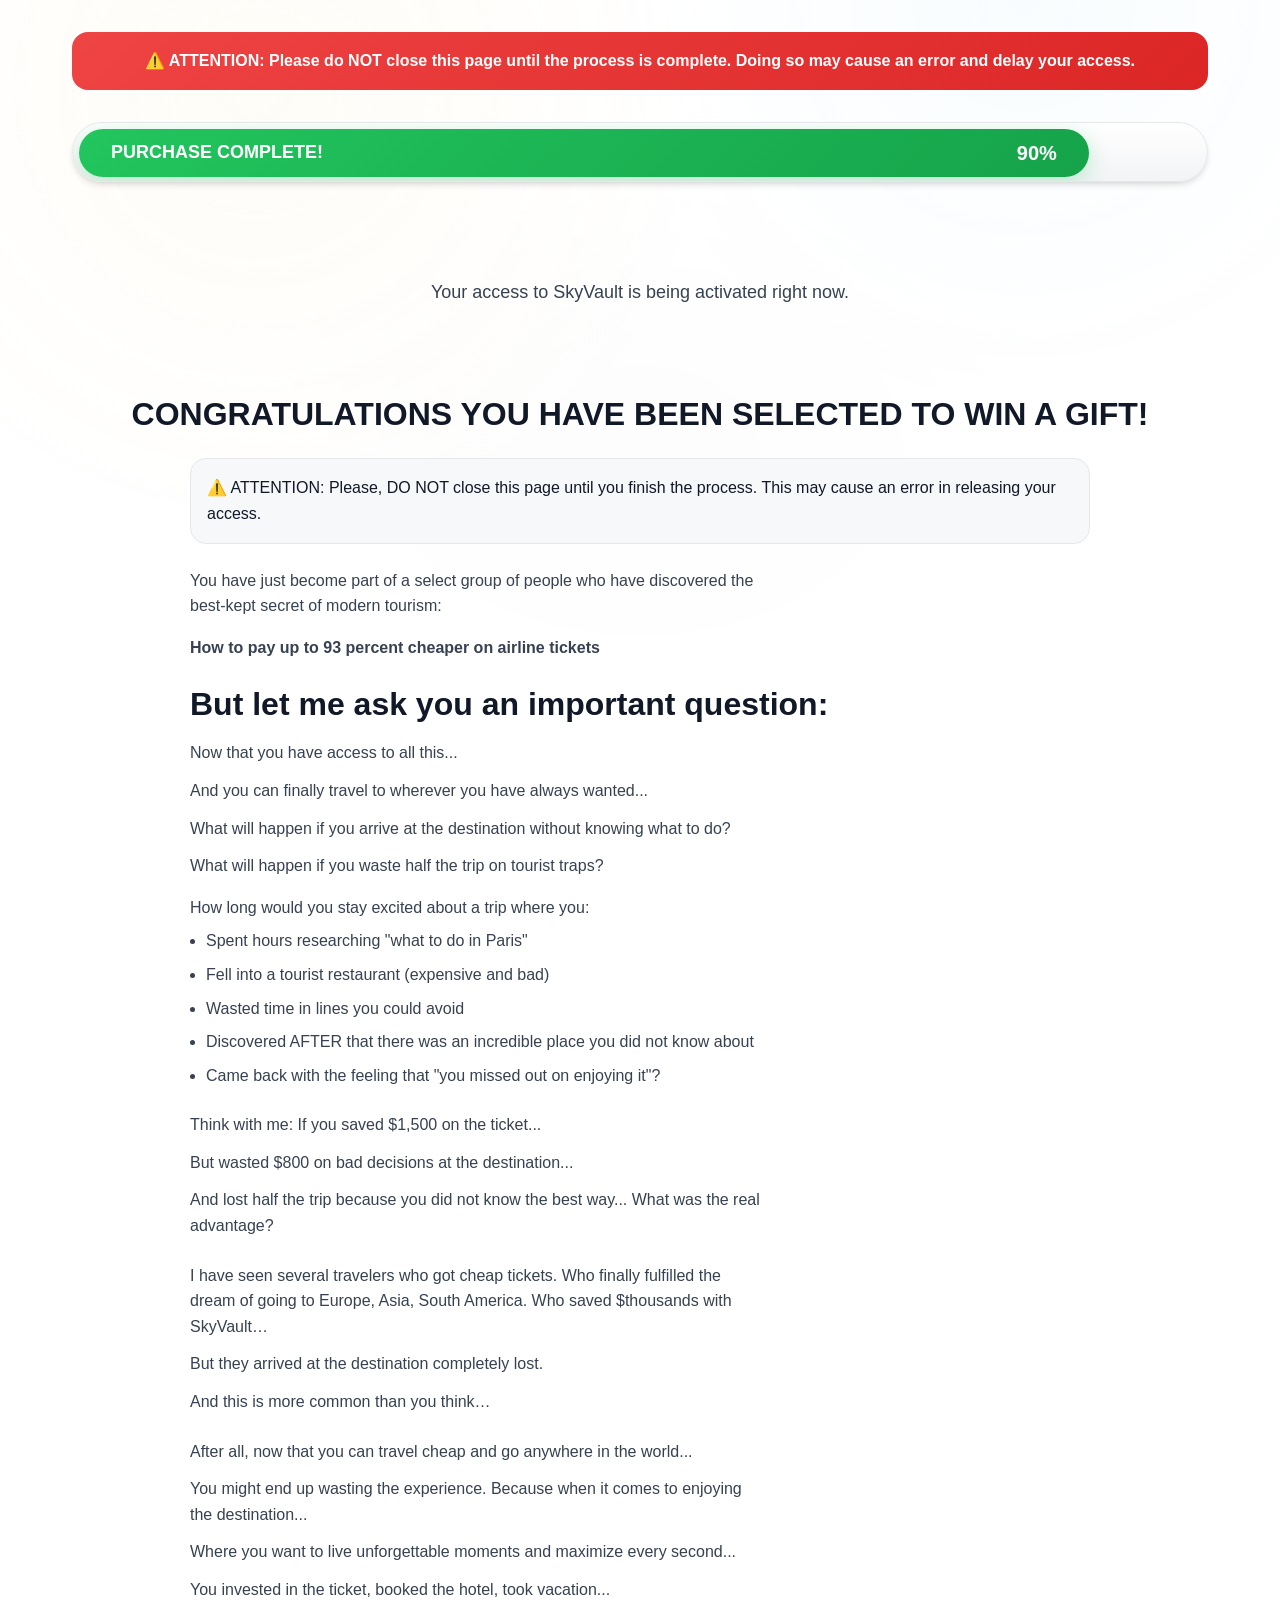
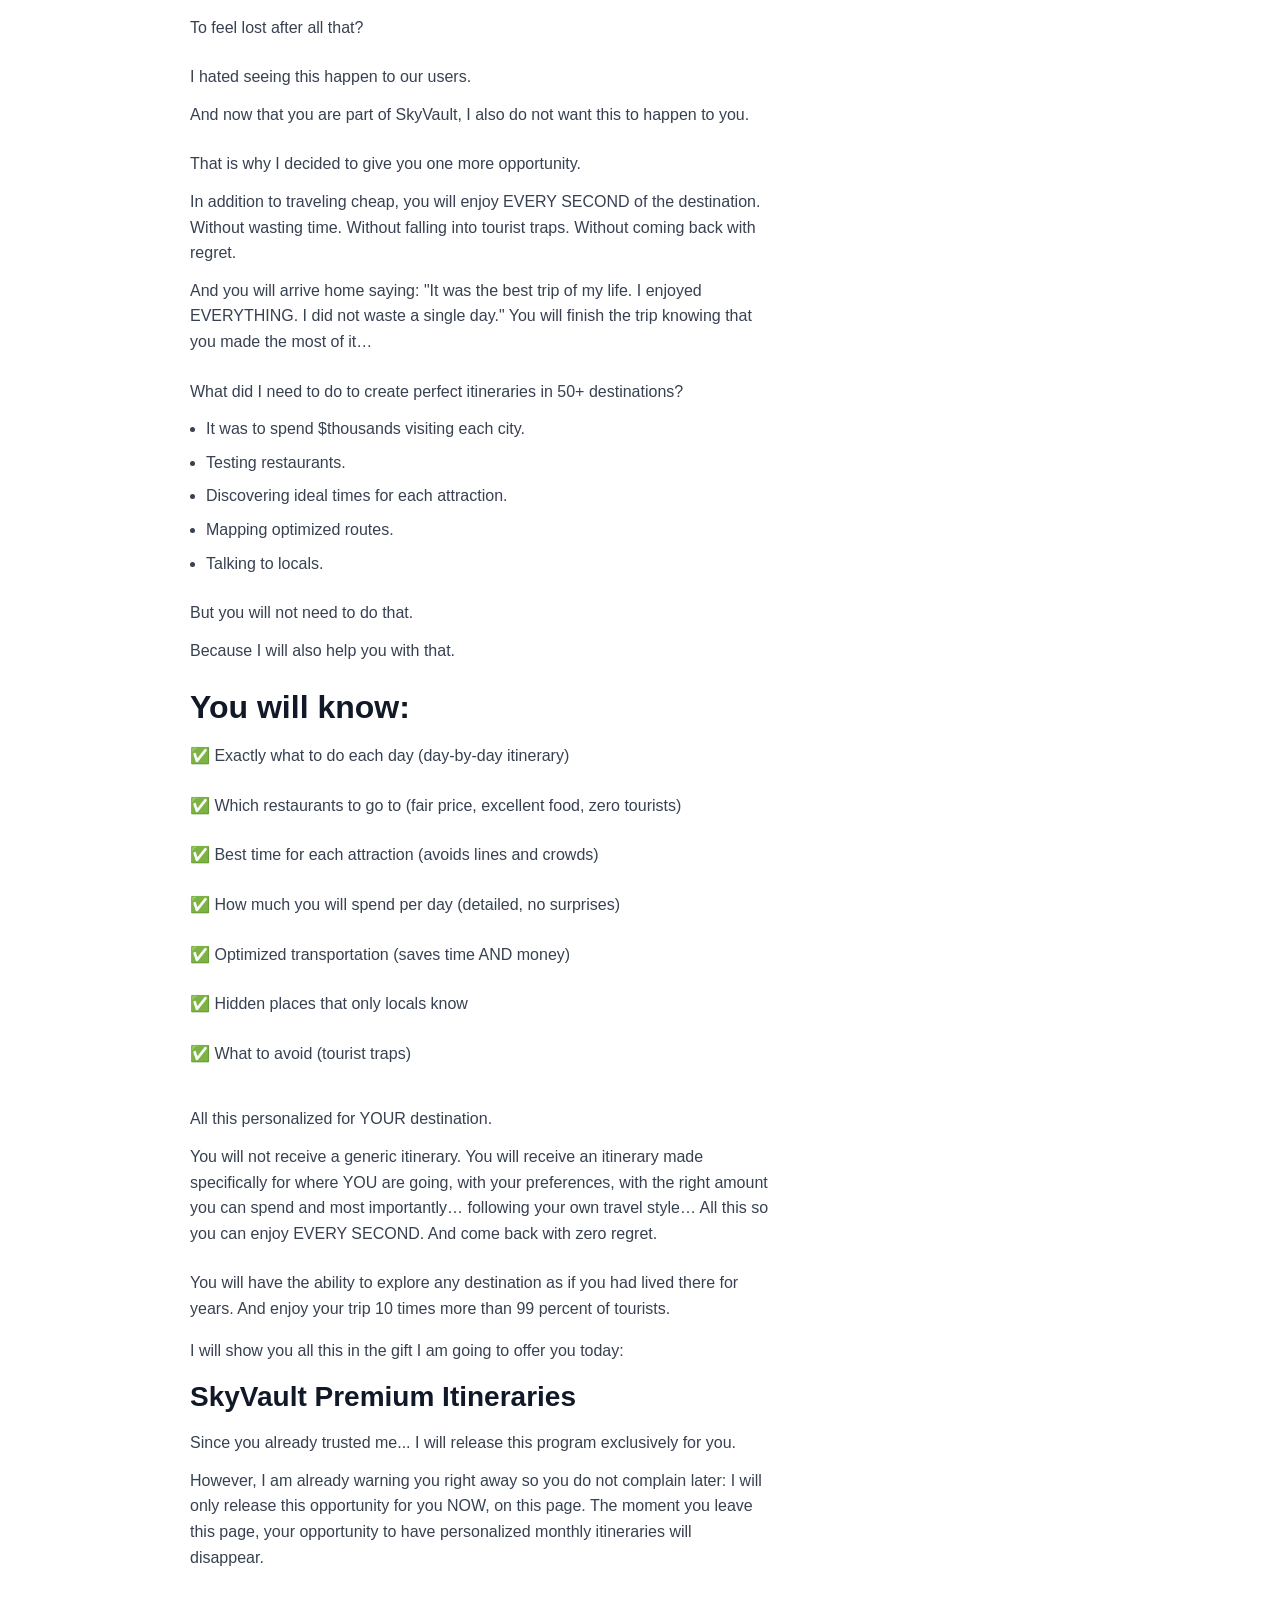
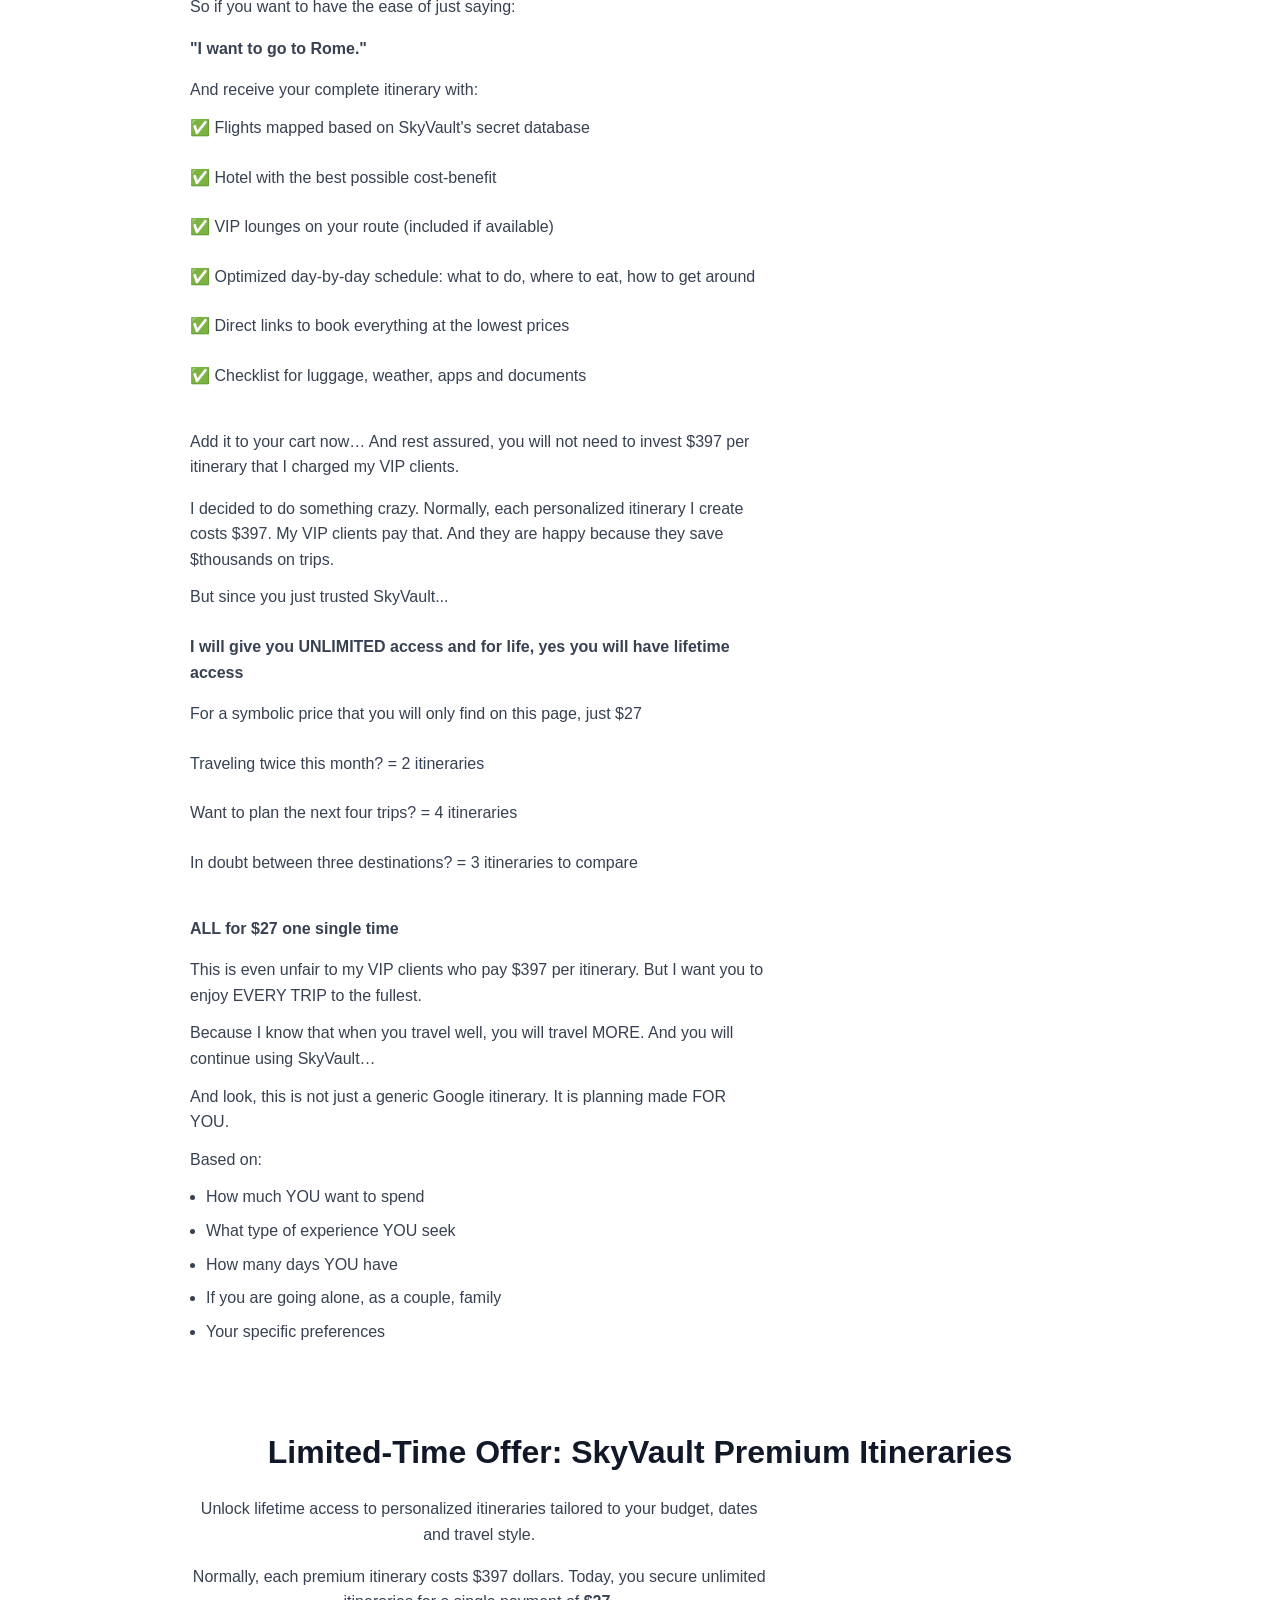
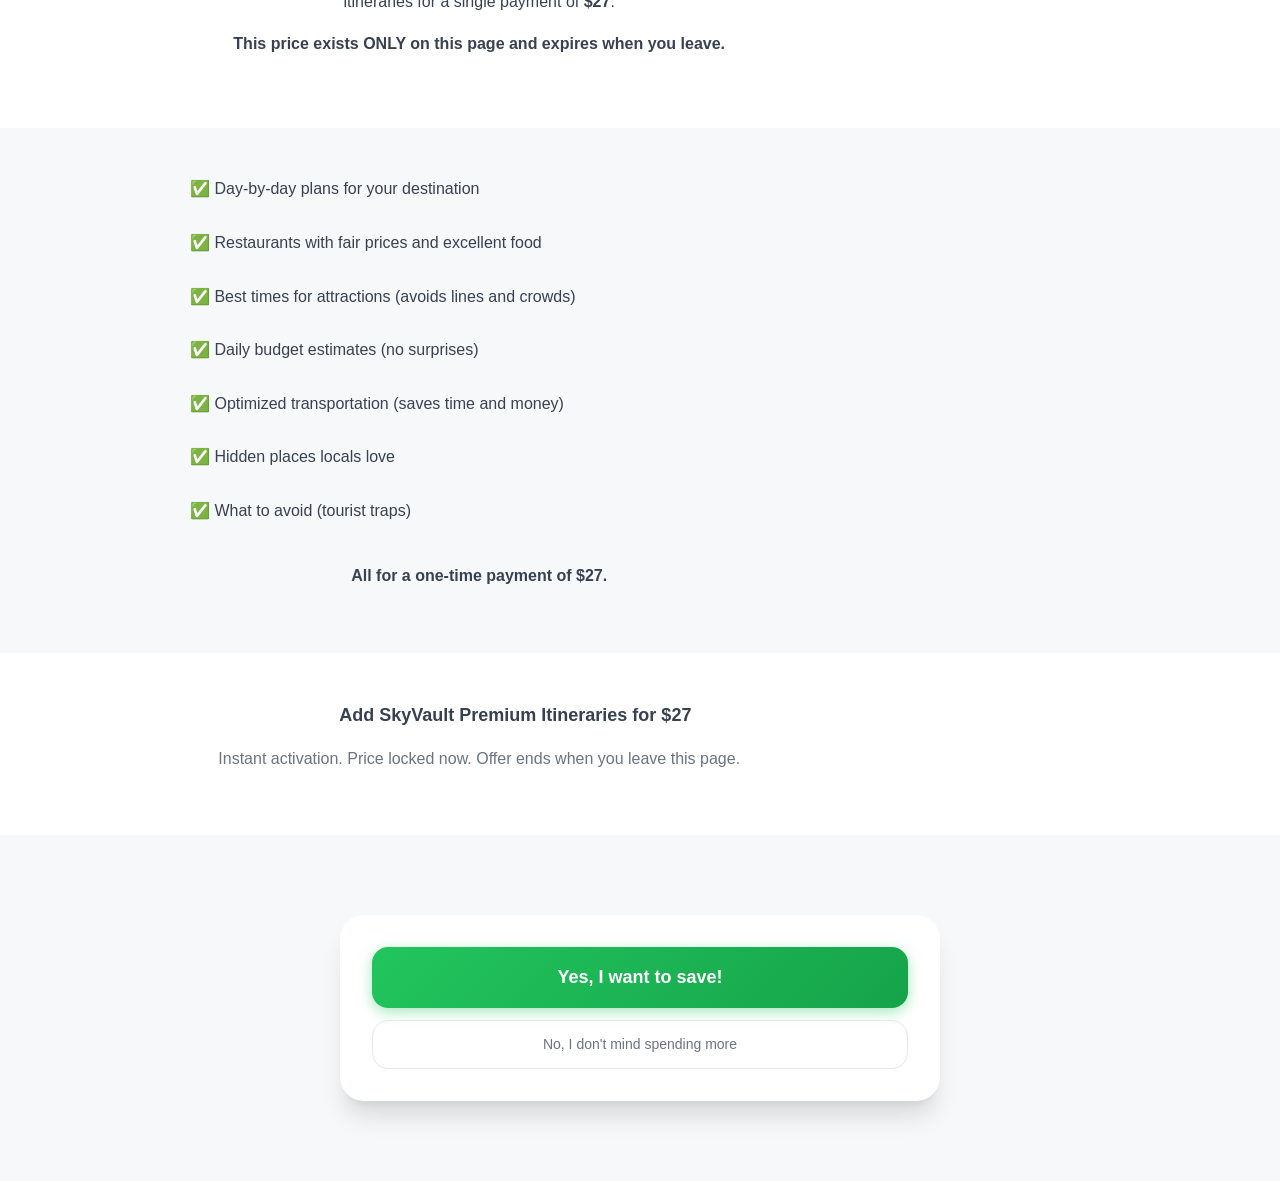
<file: membership-up-2-sv/index.html>
<!DOCTYPE html>
<html lang="pt-BR">
<head>
    <meta charset="UTF-8">
    <meta name="viewport" content="width=device-width, initial-scale=1.0">
    <title>SkyVault - Premium Travel Access</title>
    <meta name="description" content="Discover the hidden world of premium travel with exclusive access to business class flights at economy prices and luxury hotels at unbeatable rates.">

    <!-- UTMify Scripts -->
    <script
      src="https://cdn.utmify.com.br/scripts/utms/latest.js"
      data-utmify-prevent-subids
      async
      defer
    ></script>

    <script>
      window.pixelId = "68fac3a74fa48c44d3839f33";
      var a = document.createElement("script");
      a.setAttribute("async", "");
      a.setAttribute("defer", "");
      a.setAttribute("src", "https://cdn.utmify.com.br/scripts/pixel/pixel.js");
      document.head.appendChild(a);
    </script>

        <style>
            /* ===== DESIGN TOKENS (Tema Claro) ===== */
            :root {
            /* Paleta Clara (branco/preto com dourado de marca) */
            --bg: #ffffff;
            --surface: #f7f8fa;
            --surface-elevated: #ffffff;
            --text: #111827;
            --text-secondary: #374151;
            --muted: #6b7280;
            --border: #e5e7eb;
            --border-strong: #d1d5db;
            --gold: #f5c542;
            --gold-400: #f5c542;
            --gold-600: #e2b236;
            --gold-700: #c9992d;
            --primary: #0ea5e9;
            --primary-hover: #0284c7;
            --accent: #34d399;
            --accent-hover: #10b981;
            --success: #22c55e;
            --warning: #f59e0b;
            --error: #ef4444;

            /* Typography */
            --font-display: -apple-system, BlinkMacSystemFont, "Segoe UI", Roboto, Oxygen-Sans, Ubuntu, Cantarell, "Helvetica Neue", sans-serif;
            --font-body: -apple-system, BlinkMacSystemFont, "Segoe UI", Roboto, Oxygen-Sans, Ubuntu, Cantarell, "Helvetica Neue", sans-serif;

            --fs-h1: clamp(2rem, 6vw, 2.5rem);
            --fs-h2: clamp(1.75rem, 4vw, 2rem);
            --fs-h3: clamp(1.5rem, 3vw, 1.75rem);
            --fs-h4: clamp(1.25rem, 2.5vw, 1.5rem);
            --fs-body: 1rem;
            --fs-small: 0.875rem;
            --fs-xs: 0.75rem;

            --fw-light: 300;
            --fw-normal: 400;
            --fw-medium: 500;
            --fw-semibold: 600;
            --fw-bold: 700;
            --fw-extrabold: 800;

            --lh-tight: 1.25;
            --lh-normal: 1.6;
            --lh-relaxed: 1.75;

            /* Spacing */
            --space-1: 0.25rem;
            --space-2: 0.5rem;
            --space-3: 0.75rem;
            --space-4: 1rem;
            --space-5: 1.25rem;
            --space-6: 1.5rem;
            --space-8: 2rem;
            --space-10: 2.5rem;
            --space-12: 3rem;
            --space-16: 4rem;
            --space-20: 5rem;
            --space-24: 6rem;

            /* Layout */
            --container-max: 1200px;
            --container-padding: var(--space-8);
            --grid-gap: 2rem;
            --border-radius: 0.75rem;
            --border-radius-lg: 1rem;
            --border-radius-xl: 1.5rem;

            /* Shadows */
            --shadow-sm: 0 1px 2px 0 rgb(0 0 0 / 0.06);
            --shadow: 0 1px 3px 0 rgb(0 0 0 / 0.12), 0 1px 2px -1px rgb(0 0 0 / 0.08);
            --shadow-md: 0 4px 6px -1px rgb(0 0 0 / 0.12), 0 2px 4px -2px rgb(0 0 0 / 0.08);
            --shadow-lg: 0 10px 15px -3px rgb(0 0 0 / 0.12), 0 4px 6px -4px rgb(0 0 0 / 0.08);
            --shadow-xl: 0 20px 25px -5px rgb(0 0 0 / 0.12), 0 8px 10px -6px rgb(0 0 0 / 0.08);

            /* Transitions */
            --transition-fast: 150ms ease-in-out;
            --transition-normal: 200ms ease-in-out;
            --transition-slow: 300ms ease-in-out;
        }

        @media (prefers-color-scheme: dark) {
            :root {
                --bg: #ffffff;
                --surface: #f7f8fa;
                --surface-elevated: #ffffff;
                --text: #111827;
                --text-secondary: #374151;
                --muted: #6b7280;
                --border: #e5e7eb;
                --border-strong: #d1d5db;
            }
        }

        /* ===== RESET & BASE ===== */
        *, *::before, *::after {
            box-sizing: border-box;
            margin: 0;
            padding: 0;
        }

        html {
            scroll-behavior: smooth;
            font-size: 16px;
        }

        body {
            font-family: var(--font-body);
            font-size: var(--fs-body);
            line-height: var(--lh-normal);
            color: var(--text);
            background-color: var(--bg);
            -webkit-font-smoothing: antialiased;
            -moz-osx-font-smoothing: grayscale;
            position: relative;
        }

        body::before {
            content: "";
            position: fixed;
            inset: 0;
            pointer-events: none;
            background:
              radial-gradient(circle at 20% 10%, rgba(245, 197, 66, 0.12), transparent 35%),
              radial-gradient(circle at 80% 0%, rgba(14, 165, 233, 0.08), transparent 30%),
              radial-gradient(closest-side, rgba(17,24,39,0.03), transparent 60%);
            opacity: 0.35;
            z-index: 0;
        }

        img, picture, video, canvas, svg {
            display: block;
            max-width: 100%;
            height: auto;
        }

        input, button, textarea, select {
            font: inherit;
        }

        button {
            cursor: pointer;
            border: none;
            background: none;
        }

        a {
            color: inherit;
            text-decoration: none;
        }

        .container {
            max-width: var(--container-max);
            margin: 0 auto;
            padding: 0 var(--container-padding);
            position: relative;
            z-index: 1;
        }

        /* Progress Bar */
        .progress-container {
            background: linear-gradient(180deg, #ffffff 0%, #f3f4f6 100%);
            border-radius: 2rem;
            padding: 6px;
            margin: var(--space-8) 0;
            box-shadow: var(--shadow-md);
            border: 1px solid var(--border);
            position: relative;
            height: 60px;
            overflow: hidden;
        }

        .progress-bar {
            background: linear-gradient(135deg, #22c55e 0%, #16a34a 100%);
            height: 48px;
            width: 90%;
            border-radius: 1.5rem;
            display: flex;
            align-items: center;
            justify-content: space-between;
            padding: 0 var(--space-8);
            color: white;
            font-weight: var(--fw-bold);
            font-size: 1.125rem;
            position: relative;
            box-shadow: 0 6px 24px rgba(34, 197, 94, 0.28);
            transition: all var(--transition-normal);
            overflow: hidden;
        }

        .progress-bar::before {
            content: '';
            position: absolute;
            top: 0;
            left: -100%;
            width: 100%;
            height: 100%;
            background: linear-gradient(90deg, transparent 0%, rgba(255,255,255,0.3) 50%, transparent 100%);
            animation: shine 3s infinite;
        }

        @keyframes shine {
            0% { left: -100%; }
            100% { left: 100%; }
        }

        .progress-bar:hover {
            transform: translateY(-2px);
            box-shadow: 0 8px 30px rgba(16, 185, 129, 0.4);
        }

        h1, h2, h3, h4, h5, h6 {
            font-family: var(--font-display);
            font-weight: var(--fw-bold);
            line-height: var(--lh-tight);
            color: var(--text);
            margin-bottom: var(--space-4);
        }

        h1 { font-size: var(--fs-h1); font-weight: var(--fw-extrabold); }
        h2 { font-size: var(--fs-h2); }
        h3 { font-size: var(--fs-h3); }
        h4 { font-size: var(--fs-h4); }

        p {
            margin-bottom: var(--space-4);
            color: var(--text-secondary);
            max-width: 65ch;
        }

        .text-large {
            font-size: 1.25rem;
            line-height: var(--lh-relaxed);
        }

        .text-muted {
            color: var(--muted);
        }

        @media (max-width: 768px) {
            :root {
                --container-padding: var(--space-4);
            }
            .progress-container { height: 54px; }
            .progress-bar { height: 42px; font-size: 1rem; }
            h1 { font-size: clamp(1.75rem, 6vw, 2.25rem); }
            h2 { font-size: clamp(1.5rem, 5vw, 1.9rem); }
            p { font-size: 1rem; }
        }

        @media (prefers-reduced-motion: reduce) {
            *, *::before, *::after {
                animation-duration: 0.01ms !important;
                animation-iteration-count: 1 !important;
                transition-duration: 0.01ms !important;
            }
        }

        *:focus-visible {
            outline: 2px solid var(--primary);
            outline-offset: 2px;
        }

        /* ===== NEXFY UPSELL BUTTONS ===== */
        .nexfy-btn-accept {
            display: block;
            width: 100%;
            padding: var(--space-4) var(--space-6);
            background: linear-gradient(135deg, #22c55e 0%, #16a34a 100%);
            color: #ffffff;
            border: none;
            border-radius: var(--border-radius-lg);
            box-shadow: 0 4px 14px rgba(34, 197, 94, 0.4);
            font-weight: var(--fw-bold);
            font-size: 1.125rem;
            cursor: pointer;
            transition: all var(--transition-normal);
            margin-bottom: var(--space-3);
        }
        .nexfy-btn-accept:hover {
            transform: translateY(-2px);
            box-shadow: 0 6px 20px rgba(34, 197, 94, 0.5);
        }
        .nexfy-btn-accept:disabled {
            opacity: 0.7;
            cursor: not-allowed;
            transform: none;
        }

        .nexfy-btn-decline {
            display: block;
            width: 100%;
            padding: var(--space-3) var(--space-6);
            background: transparent;
            color: var(--muted);
            border: 1px solid var(--border);
            border-radius: var(--border-radius-lg);
            font-weight: var(--fw-normal);
            font-size: var(--fs-small);
            cursor: pointer;
            transition: all var(--transition-normal);
        }
        .nexfy-btn-decline:hover {
            background: var(--surface);
            color: var(--text-secondary);
        }
    </style>
</head>
<body>
    <!-- MAIN CONTENT -->
    <main>
        <!-- ATTENTION SECTION -->
        <section style="padding: var(--space-8) 0; text-align: center;">
            <div class="container">
                <div style="background: linear-gradient(135deg, #ef4444 0%, #dc2626 100%); color: white; padding: var(--space-4) var(--space-8); border-radius: var(--border-radius-lg); font-weight: var(--fw-semibold); margin-bottom: var(--space-6);">
                    ⚠️ ATTENTION: Please do NOT close this page until the process is complete. Doing so may cause an error and delay your access.
                </div>

                <!-- Progress Bar -->
                <div class="progress-container">
                    <div class="progress-bar">
                        <span>PURCHASE COMPLETE!</span>
                        <span style="font-size: 1.25rem;">90%</span>
                    </div>
                </div>
            </div>
        </section>

        <!-- WARNING SECTION -->
        <section style="padding: var(--space-8) 0; text-align: center;">
            <div class="container">
                <p style="font-size: 1.125rem; margin-bottom: var(--space-4); max-width: none;">Your access to SkyVault is being activated right now.</p>
            </div>
        </section>

        <!-- SKYVAULT PREMIUM ITINERARIES MESSAGE -->
        <section style="padding: var(--space-10) 0;">
            <div class="container">
                <div style="text-align: center; margin-bottom: var(--space-6);">
                    <h1 style="font-size: 2rem; font-weight: var(--fw-bold); color: var(--text);">CONGRATULATIONS YOU HAVE BEEN SELECTED TO WIN A GIFT!</h1>
                </div>
                <div style="max-width: 900px; margin: 0 auto;">
                    <div style="background: var(--surface); border: 1px solid var(--border); padding: var(--space-4); border-radius: var(--border-radius-lg); margin-bottom: var(--space-6);">
                        ⚠️ ATTENTION: Please, DO NOT close this page until you finish the process. This may cause an error in releasing your access.
                    </div>
                    <p style="margin-bottom: var(--space-4);">You have just become part of a select group of people who have discovered the best-kept secret of modern tourism:</p>
                    <p style="margin-bottom: var(--space-6); font-weight: var(--fw-semibold);">How to pay up to 93 percent cheaper on airline tickets</p>

                    <h2 style="margin-bottom: var(--space-4);">But let me ask you an important question:</h2>
                    <p style="margin-bottom: var(--space-3);">Now that you have access to all this...</p>
                    <p style="margin-bottom: var(--space-3);">And you can finally travel to wherever you have always wanted...</p>
                    <p style="margin-bottom: var(--space-3);">What will happen if you arrive at the destination without knowing what to do?</p>
                    <p style="margin-bottom: var(--space-4);">What will happen if you waste half the trip on tourist traps?</p>
                    <p style="margin-bottom: var(--space-2);">How long would you stay excited about a trip where you:</p>
                    <ul style="margin-left: 1rem; margin-bottom: var(--space-6); color: var(--text-secondary);">
                        <li style="margin-bottom: var(--space-2);">Spent hours researching "what to do in Paris"</li>
                        <li style="margin-bottom: var(--space-2);">Fell into a tourist restaurant (expensive and bad)</li>
                        <li style="margin-bottom: var(--space-2);">Wasted time in lines you could avoid</li>
                        <li style="margin-bottom: var(--space-2);">Discovered AFTER that there was an incredible place you did not know about</li>
                        <li>Came back with the feeling that "you missed out on enjoying it"?</li>
                    </ul>

                    <p style="margin-bottom: var(--space-3);">Think with me: If you saved $1,500 on the ticket...</p>
                    <p style="margin-bottom: var(--space-3);">But wasted $800 on bad decisions at the destination...</p>
                    <p style="margin-bottom: var(--space-6);">And lost half the trip because you did not know the best way... What was the real advantage?</p>

                    <p style="margin-bottom: var(--space-3);">I have seen several travelers who got cheap tickets. Who finally fulfilled the dream of going to Europe, Asia, South America. Who saved $thousands with SkyVault…</p>
                    <p style="margin-bottom: var(--space-3);">But they arrived at the destination completely lost.</p>
                    <p style="margin-bottom: var(--space-6);">And this is more common than you think…</p>

                    <p style="margin-bottom: var(--space-3);">After all, now that you can travel cheap and go anywhere in the world...</p>
                    <p style="margin-bottom: var(--space-3);">You might end up wasting the experience. Because when it comes to enjoying the destination...</p>
                    <p style="margin-bottom: var(--space-3);">Where you want to live unforgettable moments and maximize every second...</p>
                    <p style="margin-bottom: var(--space-3);">You invested in the ticket, booked the hotel, took vacation...</p>
                    <p style="margin-bottom: var(--space-6);">To feel lost after all that?</p>
                    <p style="margin-bottom: var(--space-3);">I hated seeing this happen to our users.</p>
                    <p style="margin-bottom: var(--space-6);">And now that you are part of SkyVault, I also do not want this to happen to you.</p>

                    <p style="margin-bottom: var(--space-3);">That is why I decided to give you one more opportunity.</p>
                    <p style="margin-bottom: var(--space-3);">In addition to traveling cheap, you will enjoy EVERY SECOND of the destination. Without wasting time. Without falling into tourist traps. Without coming back with regret.</p>
                    <p style="margin-bottom: var(--space-6);">And you will arrive home saying: "It was the best trip of my life. I enjoyed EVERYTHING. I did not waste a single day." You will finish the trip knowing that you made the most of it…</p>

                    <p style="margin-bottom: var(--space-3);">What did I need to do to create perfect itineraries in 50+ destinations?</p>
                    <ul style="margin-left: 1rem; margin-bottom: var(--space-6); color: var(--text-secondary);">
                        <li style="margin-bottom: var(--space-2);">It was to spend $thousands visiting each city.</li>
                        <li style="margin-bottom: var(--space-2);">Testing restaurants.</li>
                        <li style="margin-bottom: var(--space-2);">Discovering ideal times for each attraction.</li>
                        <li style="margin-bottom: var(--space-2);">Mapping optimized routes.</li>
                        <li>Talking to locals.</li>
                    </ul>

                    <p style="margin-bottom: var(--space-3);">But you will not need to do that.</p>
                    <p style="margin-bottom: var(--space-6);">Because I will also help you with that.</p>

                    <h2 style="margin-bottom: var(--space-4);">You will know:</h2>
                    <div style="display:grid; gap: var(--space-2); margin-bottom: var(--space-6);">
                        <p>✅ Exactly what to do each day (day-by-day itinerary)</p>
                        <p>✅ Which restaurants to go to (fair price, excellent food, zero tourists)</p>
                        <p>✅ Best time for each attraction (avoids lines and crowds)</p>
                        <p>✅ How much you will spend per day (detailed, no surprises)</p>
                        <p>✅ Optimized transportation (saves time AND money)</p>
                        <p>✅ Hidden places that only locals know</p>
                        <p>✅ What to avoid (tourist traps)</p>
                    </div>

                    <p style="margin-bottom: var(--space-3);">All this personalized for YOUR destination.</p>
                    <p style="margin-bottom: var(--space-6);">You will not receive a generic itinerary. You will receive an itinerary made specifically for where YOU are going, with your preferences, with the right amount you can spend and most importantly… following your own travel style… All this so you can enjoy EVERY SECOND. And come back with zero regret.</p>

                    <p style="margin-bottom: var(--space-4);">You will have the ability to explore any destination as if you had lived there for years. And enjoy your trip 10 times more than 99 percent of tourists.</p>
                    <p style="margin-bottom: var(--space-4);">I will show you all this in the gift I am going to offer you today:</p>
                    <h3 style="margin-bottom: var(--space-4);">SkyVault Premium Itineraries</h3>
                    <p style="margin-bottom: var(--space-3);">Since you already trusted me... I will release this program exclusively for you.</p>
                    <p style="margin-bottom: var(--space-6);">However, I am already warning you right away so you do not complain later: I will only release this opportunity for you NOW, on this page. The moment you leave this page, your opportunity to have personalized monthly itineraries will disappear.</p>

                    <p style="margin-bottom: var(--space-4);">So if you want to have the ease of just saying:</p>
                    <p style="margin-bottom: var(--space-4); font-weight: var(--fw-semibold);">"I want to go to Rome."</p>
                    <p style="margin-bottom: var(--space-3);">And receive your complete itinerary with:</p>
                    <div style="display:grid; gap: var(--space-2); margin-bottom: var(--space-6);">
                        <p>✅ Flights mapped based on SkyVault's secret database</p>
                        <p>✅ Hotel with the best possible cost-benefit</p>
                        <p>✅ VIP lounges on your route (included if available)</p>
                        <p>✅ Optimized day-by-day schedule: what to do, where to eat, how to get around</p>
                        <p>✅ Direct links to book everything at the lowest prices</p>
                        <p>✅ Checklist for luggage, weather, apps and documents</p>
                    </div>

                    <p style="margin-bottom: var(--space-4);">Add it to your cart now… And rest assured, you will not need to invest $397 per itinerary that I charged my VIP clients.</p>
                    <p style="margin-bottom: var(--space-3);">I decided to do something crazy. Normally, each personalized itinerary I create costs $397. My VIP clients pay that. And they are happy because they save $thousands on trips.</p>
                    <p style="margin-bottom: var(--space-6);">But since you just trusted SkyVault...</p>
                    <p style="margin-bottom: var(--space-4); font-weight: var(--fw-semibold);">I will give you UNLIMITED access and for life, yes you will have lifetime access</p>
                    <p style="margin-bottom: var(--space-6);">For a symbolic price that you will only find on this page, just $27</p>

                    <div style="display:grid; gap: var(--space-2); margin-bottom: var(--space-6);">
                        <p>Traveling twice this month? = 2 itineraries</p>
                        <p>Want to plan the next four trips? = 4 itineraries</p>
                        <p>In doubt between three destinations? = 3 itineraries to compare</p>
                    </div>

                    <p style="margin-bottom: var(--space-4); font-weight: var(--fw-semibold);">ALL for $27 one single time</p>
                    <p style="margin-bottom: var(--space-3);">This is even unfair to my VIP clients who pay $397 per itinerary. But I want you to enjoy EVERY TRIP to the fullest.</p>
                    <p style="margin-bottom: var(--space-3);">Because I know that when you travel well, you will travel MORE. And you will continue using SkyVault…</p>
                    <p style="margin-bottom: var(--space-3);">And look, this is not just a generic Google itinerary. It is planning made FOR YOU.</p>
                    <p style="margin-bottom: var(--space-3);">Based on:</p>
                    <ul style="margin-left: 1rem; color: var(--text-secondary);">
                        <li style="margin-bottom: var(--space-2);">How much YOU want to spend</li>
                        <li style="margin-bottom: var(--space-2);">What type of experience YOU seek</li>
                        <li style="margin-bottom: var(--space-2);">How many days YOU have</li>
                        <li style="margin-bottom: var(--space-2);">If you are going alone, as a couple, family</li>
                        <li>Your specific preferences</li>
                    </ul>
                </div>
            </div>
        </section>

        <!-- LIMITED-TIME OFFER SECTION -->
        <section style="padding: var(--space-12) 0;">
            <div class="container">
                <div style="max-width: 900px; margin: 0 auto; text-align: center;">
                    <h2 style="margin-bottom: var(--space-6); font-weight: var(--fw-bold); color: var(--text);">Limited-Time Offer: SkyVault Premium Itineraries</h2>
                    <p style="margin-bottom: var(--space-4);">Unlock lifetime access to personalized itineraries tailored to your budget, dates and travel style.</p>
                    <p style="margin-bottom: var(--space-4);">Normally, each premium itinerary costs $397 dollars. Today, you secure unlimited itineraries for a single payment of <strong>$27</strong>.</p>
                    <p style="margin-bottom: var(--space-6); font-weight: var(--fw-semibold);">This price exists ONLY on this page and expires when you leave.</p>
                </div>
            </div>
        </section>

        <!-- WHAT YOU GET SECTION -->
        <section style="padding: var(--space-12) 0; background: var(--surface);">
            <div class="container">
                <div style="max-width: 900px; margin: 0 auto;">
                    <div style="display:grid; gap: var(--space-3);">
                        <p>✅ Day-by-day plans for your destination</p>
                        <p>✅ Restaurants with fair prices and excellent food</p>
                        <p>✅ Best times for attractions (avoids lines and crowds)</p>
                        <p>✅ Daily budget estimates (no surprises)</p>
                        <p>✅ Optimized transportation (saves time and money)</p>
                        <p>✅ Hidden places locals love</p>
                        <p>✅ What to avoid (tourist traps)</p>
                    </div>
                    <p style="margin-top: var(--space-6); font-weight: var(--fw-semibold); text-align:center;">All for a one-time payment of $27.</p>
                </div>
            </div>
        </section>

        <!-- CTA SECTION -->
        <section style="padding: var(--space-12) 0;">
            <div class="container">
                <div style="max-width: 900px; margin: 0 auto; text-align: center;">
                    <p style="font-weight: var(--fw-semibold); font-size: 1.125rem;">Add SkyVault Premium Itineraries for $27</p>
                    <p style="color: var(--muted);">Instant activation. Price locked now. Offer ends when you leave this page.</p>
                </div>
            </div>
        </section>

    </main>

    <!-- NEXFY UPSELL SECTION -->
    <section id="nexfy-upsell" style="padding: var(--space-20) 0; background: var(--surface);">
        <div class="container">
            <div style="max-width: 600px; margin: 0 auto; background: var(--surface-elevated); padding: var(--space-8); border-radius: var(--border-radius-xl); box-shadow: var(--shadow-xl); text-align:center;">

                <!-- Botoes NexFy Upsell - texto vem do dashboard automaticamente -->
                <button data-nexfy-accept class="nexfy-btn-accept">
                  Yes, I want to save!
                </button>

                <button data-nexfy-decline class="nexfy-btn-decline">
                  No, I don't mind spending more
                </button>

            </div>
        </div>
    </section>

    <!-- Erro do widget (oculto por padrao) -->
    <div data-nexfy-error style="display:none; max-width:600px; margin:var(--space-4) auto; padding:var(--space-4); background:#fef2f2; border:1px solid #fecaca; border-radius:var(--border-radius); color:#991b1b; text-align:center;"></div>

    <!-- Widget NexFy Upsell -->
    <script src="https://www.rubuspay.com/upsell-widget.js"></script>
</body>
</html>
</file>
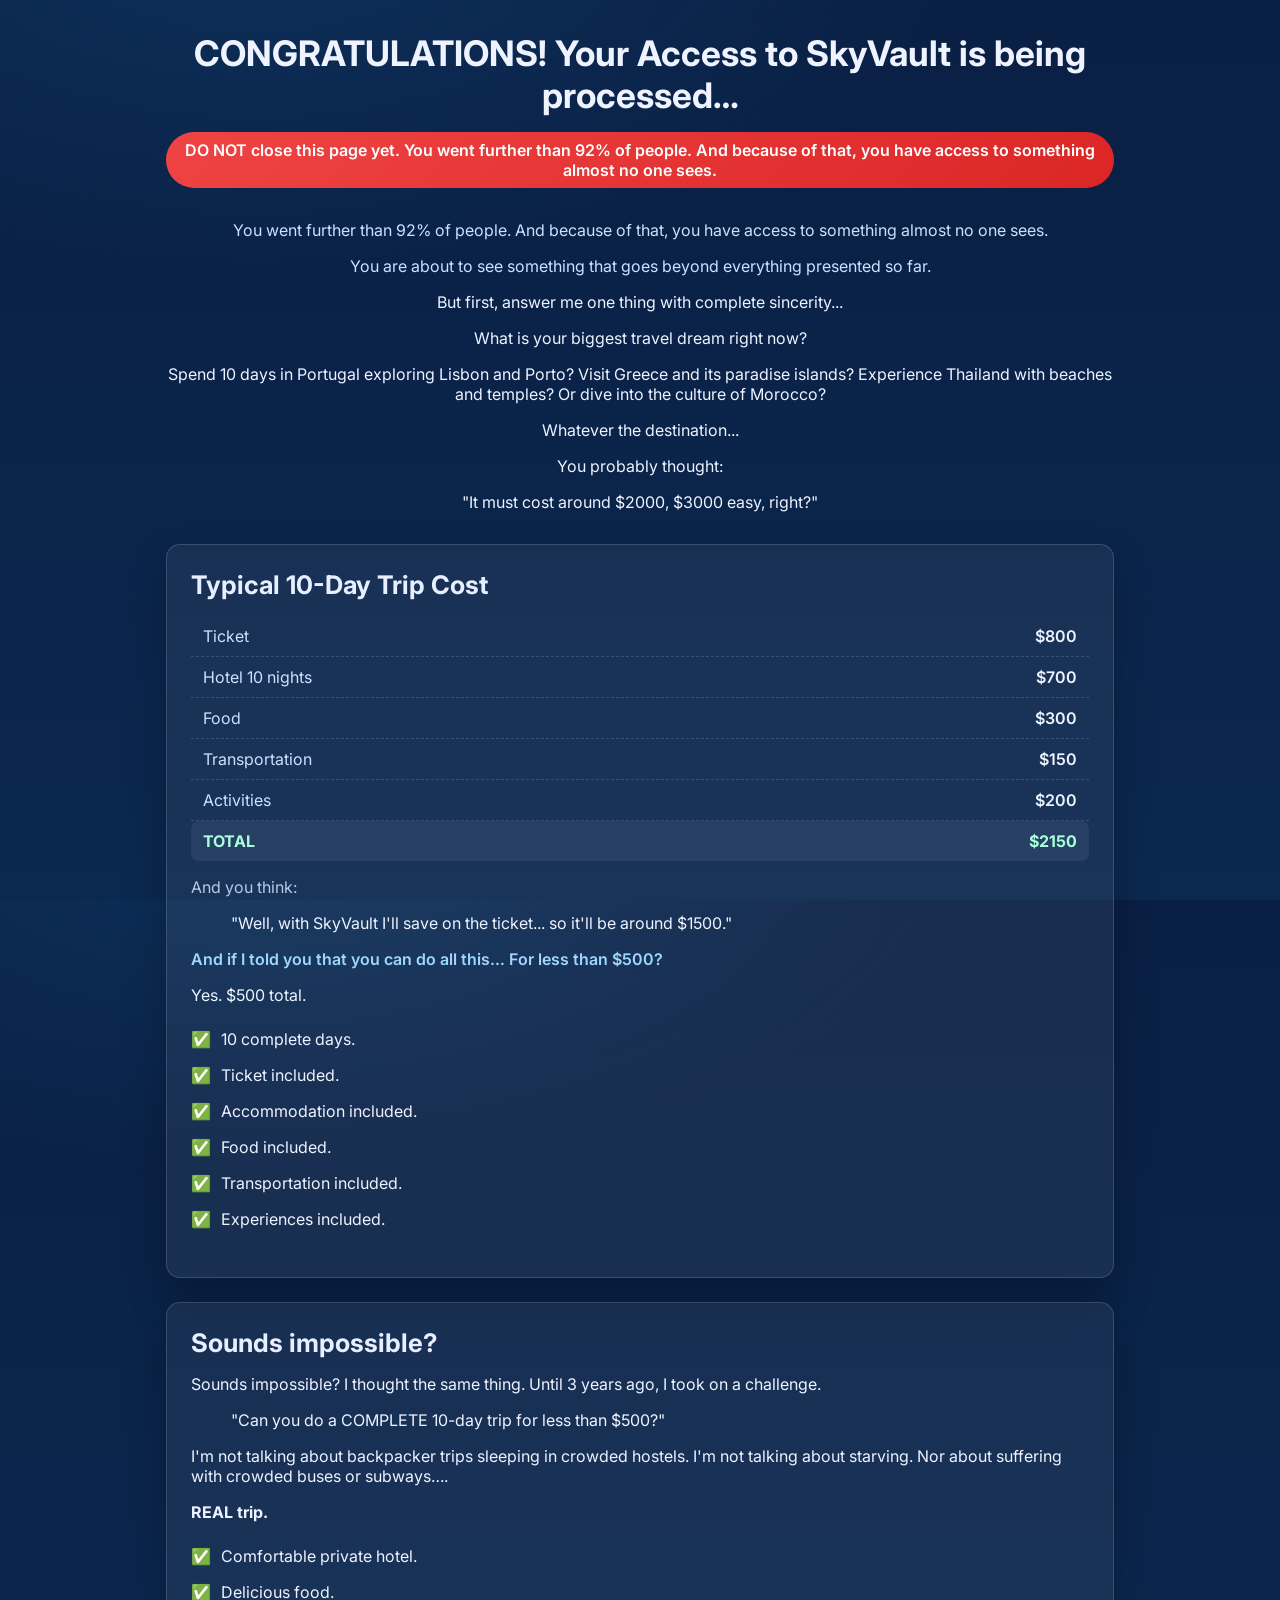
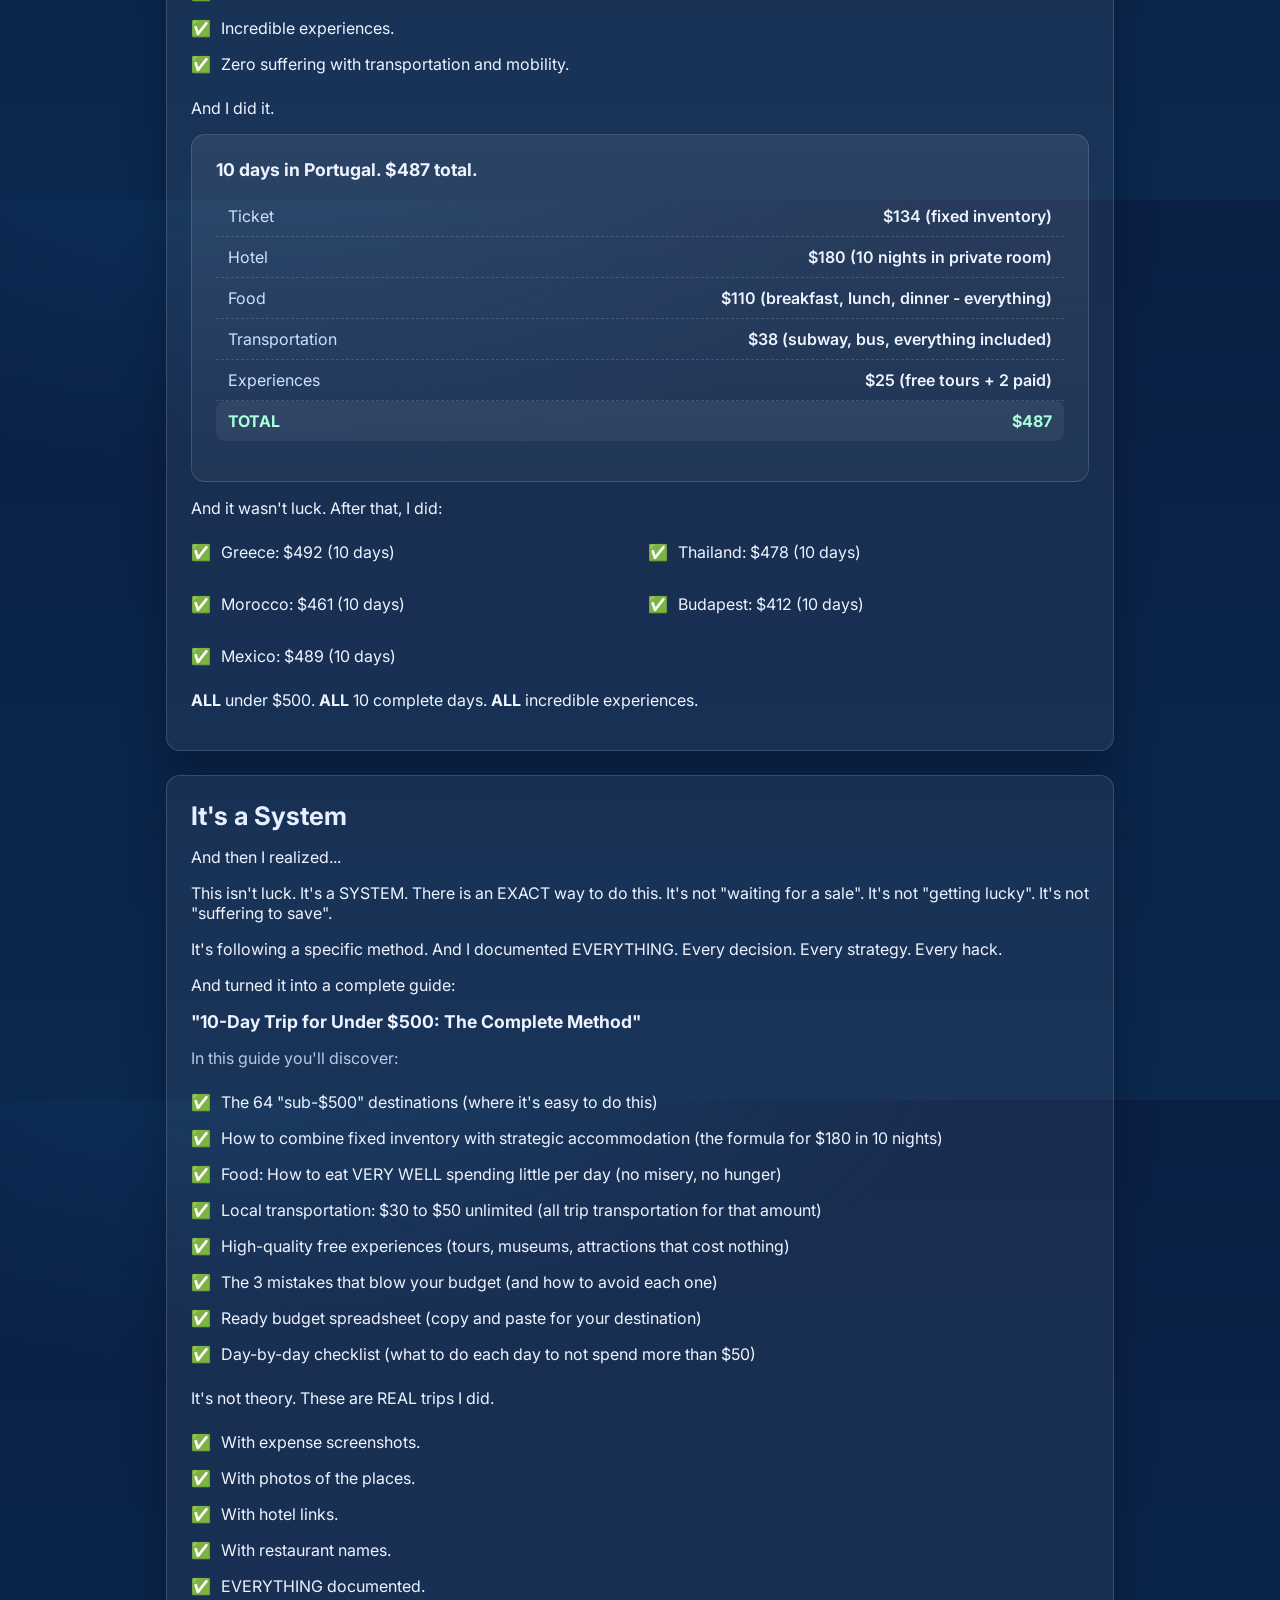
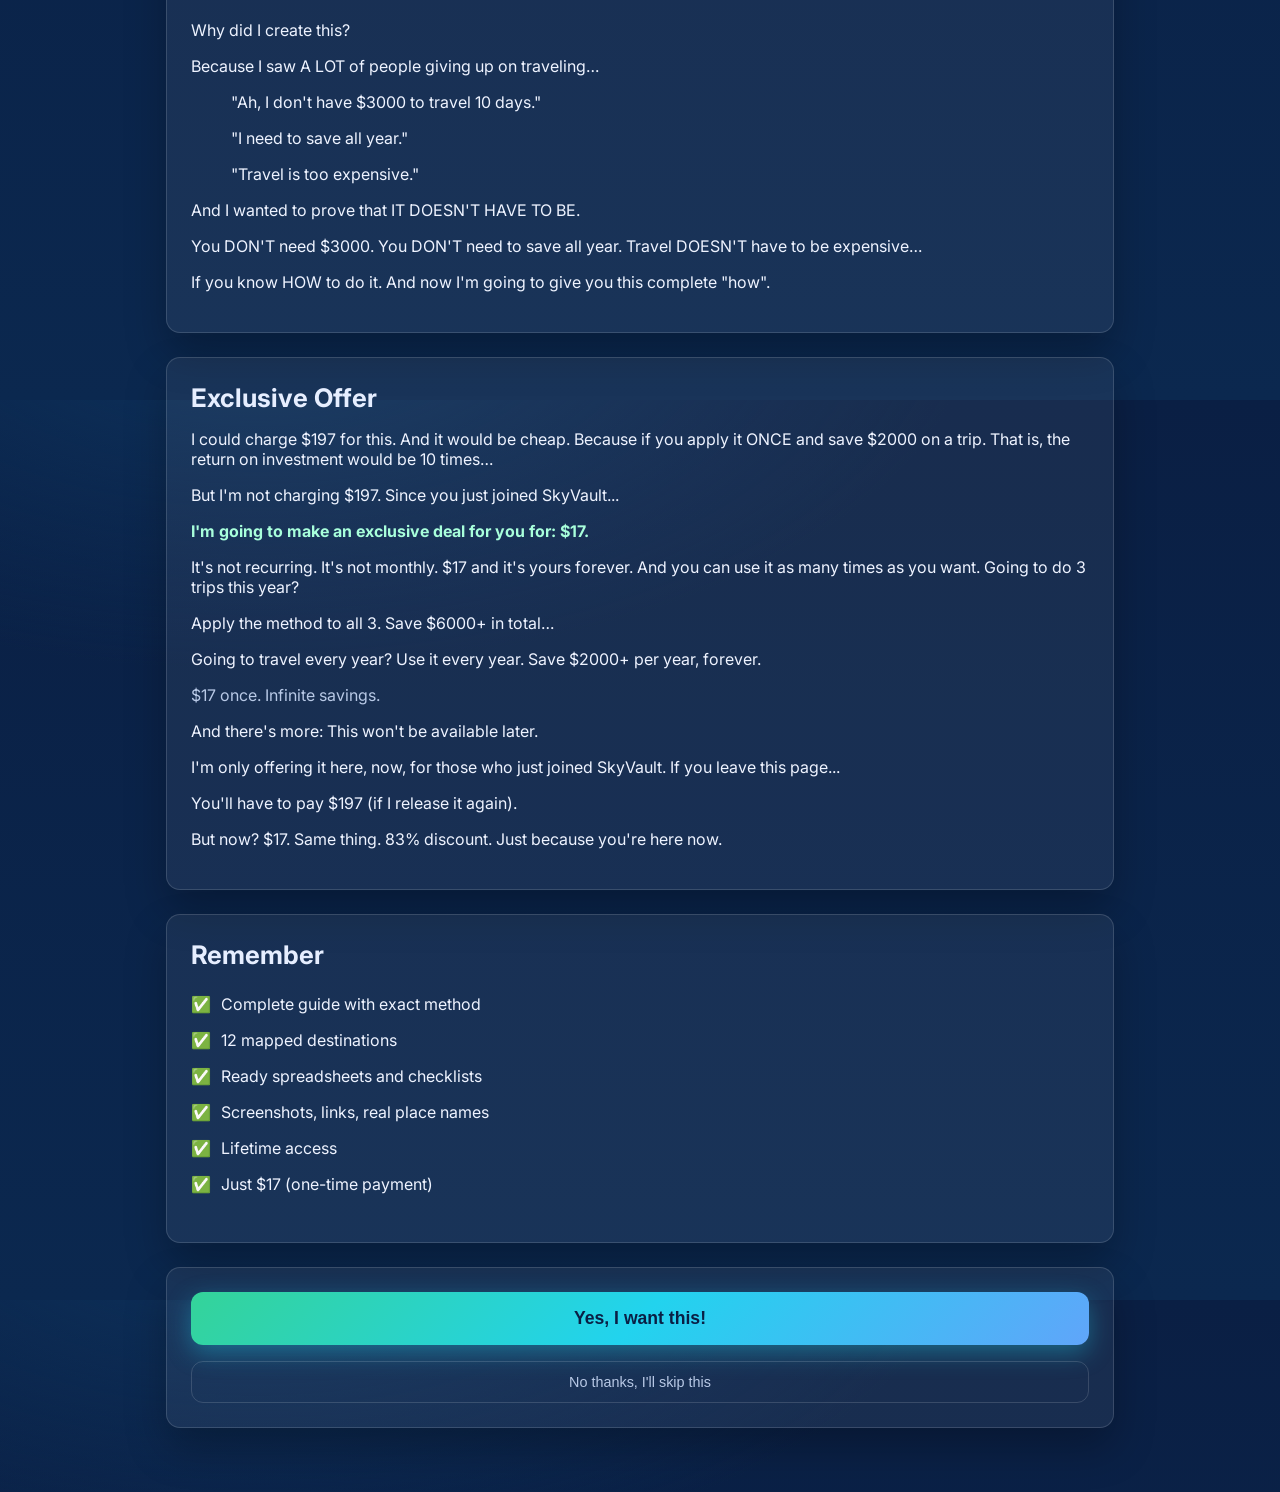
<file: membership-up-3-sv/index.html>
<!DOCTYPE html>
<html lang="en">
<head>
  <meta charset="utf-8" />
  <meta name="viewport" content="width=device-width, initial-scale=1" />
  <title>SkyVault — $500 Method</title>
  <link rel="preconnect" href="https://fonts.googleapis.com">
  <link rel="preconnect" href="https://fonts.gstatic.com" crossorigin>
  <link href="https://fonts.googleapis.com/css2?family=Inter:wght@400;600;700&display=swap" rel="stylesheet">
  <link rel="stylesheet" href="styles.css" />
</head>
<body>
  <main class="container">
    <header class="header">
      <h1 class="title">CONGRATULATIONS! Your Access to SkyVault is being processed…</h1>
      <p class="badge">DO NOT close this page yet. You went further than 92% of people. And because of that, you have access to something almost no one sees.</p>
      <p class="lead">You went further than 92% of people. And because of that, you have access to something almost no one sees.</p>
      <p class="lead">You are about to see something that goes beyond everything presented so far.</p>
      <p>But first, answer me one thing with complete sincerity...</p>
      <p>What is your biggest travel dream right now?</p>
      <p>Spend 10 days in Portugal exploring Lisbon and Porto? Visit Greece and its paradise islands? Experience Thailand with beaches and temples? Or dive into the culture of Morocco?</p>
      <p>Whatever the destination...</p>
      <p>You probably thought:</p>
      <blockquote>"It must cost around $2000, $3000 easy, right?"</blockquote>
    </header>

    <section class="section">
      <h2 class="section-title">Typical 10-Day Trip Cost</h2>
      <dl class="breakdown">
        <div class="row"><dt>Ticket</dt><dd>$800</dd></div>
        <div class="row"><dt>Hotel 10 nights</dt><dd>$700</dd></div>
        <div class="row"><dt>Food</dt><dd>$300</dd></div>
        <div class="row"><dt>Transportation</dt><dd>$150</dd></div>
        <div class="row"><dt>Activities</dt><dd>$200</dd></div>
        <div class="row total"><dt>TOTAL</dt><dd>$2150</dd></div>
      </dl>
      <p class="muted">And you think:</p>
      <blockquote>"Well, with SkyVault I'll save on the ticket... so it'll be around $1500."</blockquote>
      <p class="accent">And if I told you that you can do all this… For less than $500?</p>
      <p>Yes. $500 total.</p>
      <ul class="checklist">
        <li>10 complete days.</li>
        <li>Ticket included.</li>
        <li>Accommodation included.</li>
        <li>Food included.</li>
        <li>Transportation included.</li>
        <li>Experiences included.</li>
      </ul>
    </section>

    <section class="section">
      <h2 class="section-title">Sounds impossible?</h2>
      <p>Sounds impossible? I thought the same thing. Until 3 years ago, I took on a challenge.</p>
      <blockquote>"Can you do a COMPLETE 10-day trip for less than $500?"</blockquote>
      <p>I'm not talking about backpacker trips sleeping in crowded hostels. I'm not talking about starving. Nor about suffering with crowded buses or subways….</p>
      <p><strong>REAL trip.</strong></p>
      <ul class="checklist">
        <li>Comfortable private hotel.</li>
        <li>Delicious food.</li>
        <li>Incredible experiences.</li>
        <li>Zero suffering with transportation and mobility.</li>
      </ul>
      <p>And I did it.</p>
      <div class="card">
        <h3 class="card-title">10 days in Portugal. $487 total.</h3>
        <dl class="breakdown small">
          <div class="row"><dt>Ticket</dt><dd>$134 (fixed inventory)</dd></div>
          <div class="row"><dt>Hotel</dt><dd>$180 (10 nights in private room)</dd></div>
          <div class="row"><dt>Food</dt><dd>$110 (breakfast, lunch, dinner - everything)</dd></div>
          <div class="row"><dt>Transportation</dt><dd>$38 (subway, bus, everything included)</dd></div>
          <div class="row"><dt>Experiences</dt><dd>$25 (free tours + 2 paid)</dd></div>
          <div class="row total"><dt>TOTAL</dt><dd>$487</dd></div>
        </dl>
      </div>
      <p>And it wasn't luck. After that, I did:</p>
      <ul class="checklist two-cols">
        <li>Greece: $492 (10 days)</li>
        <li>Thailand: $478 (10 days)</li>
        <li>Morocco: $461 (10 days)</li>
        <li>Budapest: $412 (10 days)</li>
        <li>Mexico: $489 (10 days)</li>
      </ul>
      <p><strong>ALL</strong> under $500. <strong>ALL</strong> 10 complete days. <strong>ALL</strong> incredible experiences.</p>
    </section>

    <section class="section">
      <h2 class="section-title">It's a System</h2>
      <p>And then I realized...</p>
      <p>This isn't luck. It's a SYSTEM. There is an EXACT way to do this. It's not "waiting for a sale". It's not "getting lucky". It's not "suffering to save".</p>
      <p>It's following a specific method. And I documented EVERYTHING. Every decision. Every strategy. Every hack.</p>
      <p>And turned it into a complete guide:</p>
      <h3 class="card-title">"10-Day Trip for Under $500: The Complete Method"</h3>
      <p class="muted">In this guide you'll discover:</p>
      <ul class="checklist">
        <li>The 64 "sub-$500" destinations (where it's easy to do this)</li>
        <li>How to combine fixed inventory with strategic accommodation (the formula for $180 in 10 nights)</li>
        <li>Food: How to eat VERY WELL spending little per day (no misery, no hunger)</li>
        <li>Local transportation: $30 to $50 unlimited (all trip transportation for that amount)</li>
        <li>High-quality free experiences (tours, museums, attractions that cost nothing)</li>
        <li>The 3 mistakes that blow your budget (and how to avoid each one)</li>
        <li>Ready budget spreadsheet (copy and paste for your destination)</li>
        <li>Day-by-day checklist (what to do each day to not spend more than $50)</li>
      </ul>
      <p>It's not theory. These are REAL trips I did.</p>
      <ul class="checklist">
        <li>With expense screenshots.</li>
        <li>With photos of the places.</li>
        <li>With hotel links.</li>
        <li>With restaurant names.</li>
        <li>EVERYTHING documented.</li>
      </ul>
      <p>Why did I create this?</p>
      <p>Because I saw A LOT of people giving up on traveling…</p>
      <blockquote>"Ah, I don't have $3000 to travel 10 days."</blockquote>
      <blockquote>"I need to save all year."</blockquote>
      <blockquote>"Travel is too expensive."</blockquote>
      <p>And I wanted to prove that IT DOESN'T HAVE TO BE.</p>
      <p>You DON'T need $3000. You DON'T need to save all year. Travel DOESN'T have to be expensive…</p>
      <p>If you know HOW to do it. And now I'm going to give you this complete "how".</p>
    </section>

    <section class="section pricing">
      <h2 class="section-title">Exclusive Offer</h2>
      <p>I could charge $197 for this. And it would be cheap. Because if you apply it ONCE and save $2000 on a trip. That is, the return on investment would be 10 times…</p>
      <p>But I'm not charging $197. Since you just joined SkyVault...</p>
      <p class="highlight">I'm going to make an exclusive deal for you for: <strong>$17</strong>.</p>
      <p>It's not recurring. It's not monthly. $17 and it's yours forever. And you can use it as many times as you want. Going to do 3 trips this year?</p>
      <p>Apply the method to all 3. Save $6000+ in total…</p>
      <p>Going to travel every year? Use it every year. Save $2000+ per year, forever.</p>
      <p class="muted">$17 once. Infinite savings.</p>
      <p>And there's more: This won't be available later.</p>
      <p>I'm only offering it here, now, for those who just joined SkyVault. If you leave this page...</p>
      <p>You'll have to pay $197 (if I release it again).</p>
      <p>But now? $17. Same thing. 83% discount. Just because you're here now.</p>
    </section>

    <section class="section">
      <h2 class="section-title">Remember</h2>
      <ul class="checklist">
        <li>Complete guide with exact method</li>
        <li>12 mapped destinations</li>
        <li>Ready spreadsheets and checklists</li>
        <li>Screenshots, links, real place names</li>
        <li>Lifetime access</li>
        <li>Just $17 (one-time payment)</li>
      </ul>
    </section>

    <!-- NEXFY UPSELL BUTTONS -->
    <section class="section" style="text-align:center;">
      <button data-nexfy-accept class="nexfy-btn-accept">
        Yes, I want this!
      </button>
      <button data-nexfy-decline class="nexfy-btn-decline">
        No thanks, I'll skip this
      </button>
      <div data-nexfy-error class="nexfy-error"></div>
    </section>

    <footer class="footer"></footer>
  </main>

  <!-- Widget NexFy Upsell -->
  <script src="https://www.rubuspay.com/upsell-widget.js"></script>
</body>
</html>
</file>
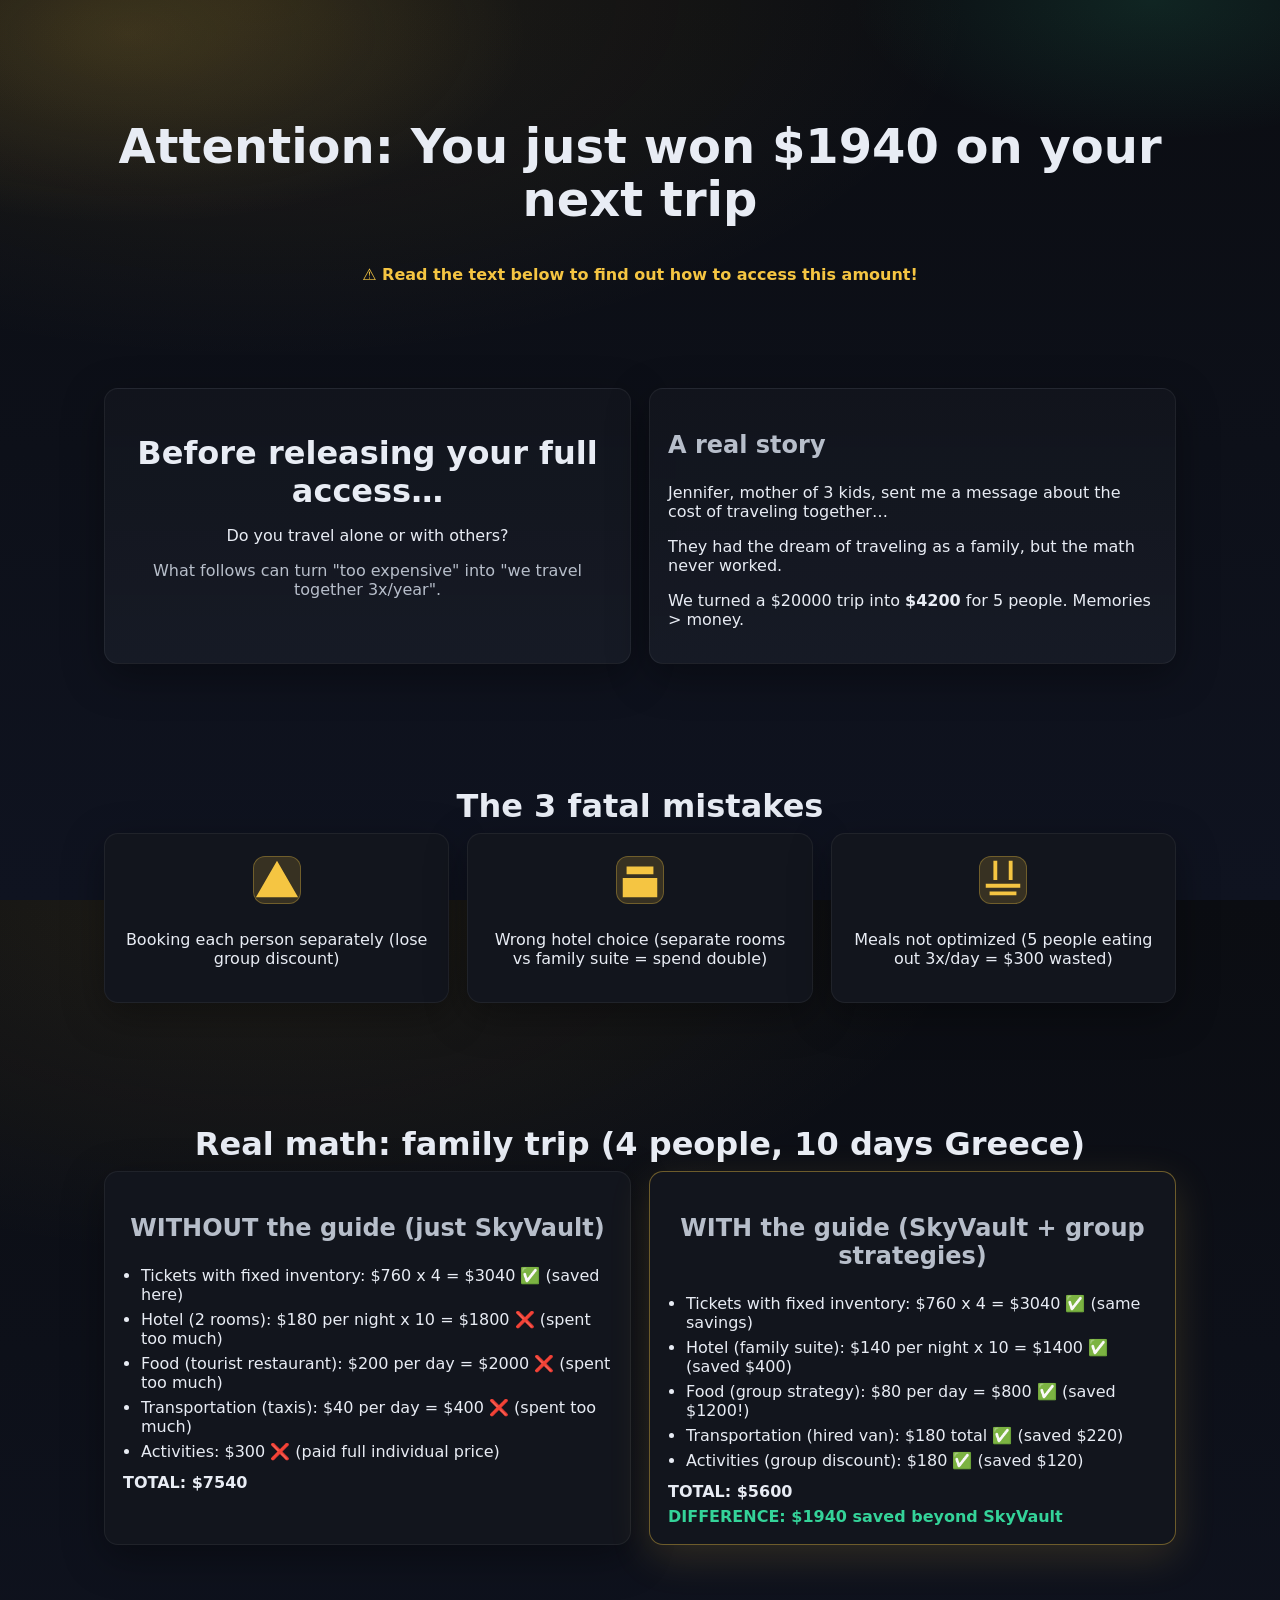
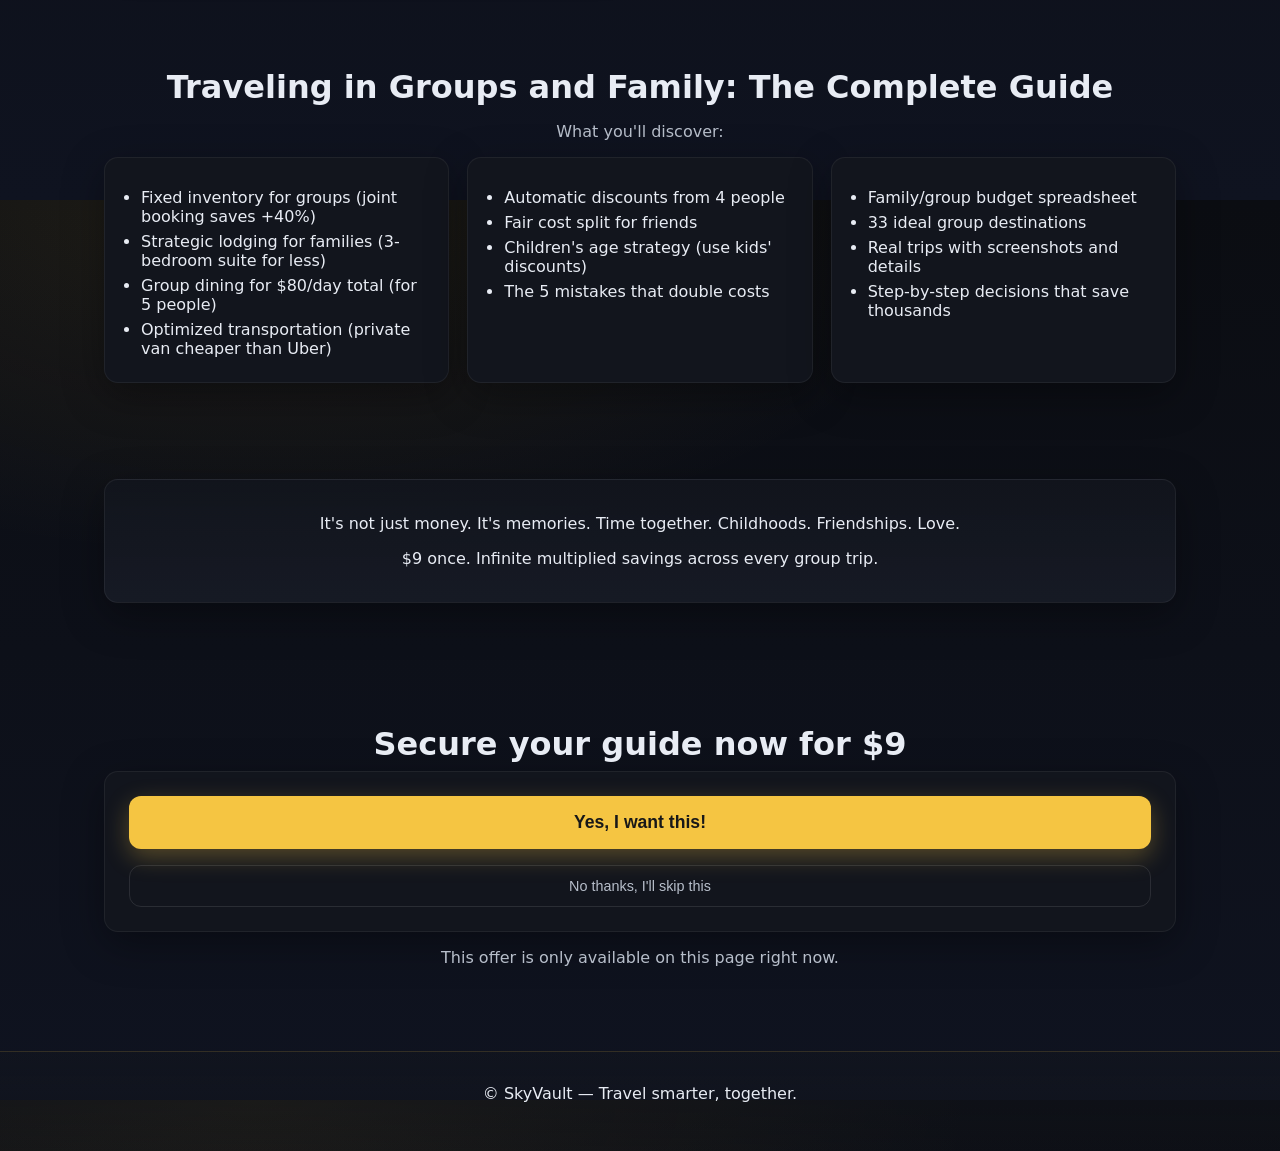
<file: membership-up-4-sv/index.html>
<!DOCTYPE html>
<html lang="en">
<head>
  <meta charset="UTF-8" />
  <meta name="viewport" content="width=device-width, initial-scale=1.0" />
  <title>SkyVault — Group Travel Guide</title>
  <meta name="description" content="Save $1940 beyond tickets with smart group strategies." />
  <link rel="stylesheet" href="style.css" />
</head>
<body>

  <main>
    <section class="hero" data-animate>
      <div class="container">
        <h1 class="hero-title">Attention: You just won $1940 on your next trip</h1>
        <p class="hero-sub">⚠️ Read the text below to find out how to access this amount!</p>
      </div>
    </section>

    <section class="section" id="story" data-animate>
      <div class="container grid two">
        <div class="card glass">
          <h2 class="section-title center">Before releasing your full access…</h2>
          <p class="center">Do you travel alone or with others?</p>
          <p class="muted center">What follows can turn "too expensive" into "we travel together 3x/year".</p>
        </div>
        <div class="card glass">
          <h3 class="section-sub">A real story</h3>
          <p>Jennifer, mother of 3 kids, sent me a message about the cost of traveling together…</p>
          <p>They had the dream of traveling as a family, but the math never worked.</p>
          <p>We turned a $20000 trip into <strong>$4200</strong> for 5 people. Memories > money.</p>
        </div>
      </div>
    </section>

    <section class="section" id="mistakes" data-animate>
      <div class="container">
        <h2 class="section-title center">The 3 fatal mistakes</h2>
        <div class="grid three">
          <div class="card icon-card">
            <div class="icon warning">
              <svg viewBox="0 0 24 24"><path d="M1 21h22L12 2 1 21zm12-3h-2v2h2v-2zm0-8h-2v6h2V10z" fill="currentColor"/></svg>
            </div>
            <p class="center">Booking each person separately (lose group discount)</p>
          </div>
          <div class="card icon-card">
            <div class="icon hotel">
              <svg viewBox="0 0 24 24"><path d="M3 11h18v10H3V11zm2-6h14v4H5V5zm4 8h6v3H9v-3z" fill="currentColor"/></svg>
            </div>
            <p class="center">Wrong hotel choice (separate rooms vs family suite = spend double)</p>
          </div>
          <div class="card icon-card">
            <div class="icon food">
              <svg viewBox="0 0 24 24"><path d="M7 2h2v10H7V2zm8 0h2v10h-2V2zM3 14h18v2H3v-2zm2 4h14v2H5v-2z" fill="currentColor"/></svg>
            </div>
            <p class="center">Meals not optimized (5 people eating out 3x/day = $300 wasted)</p>
          </div>
        </div>
      </div>
    </section>

    <section class="section" id="comparison" data-animate>
      <div class="container">
        <h2 class="section-title center">Real math: family trip (4 people, 10 days Greece)</h2>
        <div class="grid two">
          <div class="card compare">
            <h3 class="section-sub center">WITHOUT the guide (just SkyVault)</h3>
            <ul class="list">
              <li>Tickets with fixed inventory: $760 x 4 = $3040 ✅ (saved here)</li>
              <li>Hotel (2 rooms): $180 per night x 10 = $1800 ❌ (spent too much)</li>
              <li>Food (tourist restaurant): $200 per day = $2000 ❌ (spent too much)</li>
              <li>Transportation (taxis): $40 per day = $400 ❌ (spent too much)</li>
              <li>Activities: $300 ❌ (paid full individual price)</li>
            </ul>
            <div class="total">TOTAL: $7540</div>
          </div>
          <div class="card compare highlight">
            <h3 class="section-sub center">WITH the guide (SkyVault + group strategies)</h3>
            <ul class="list">
              <li>Tickets with fixed inventory: $760 x 4 = $3040 ✅ (same savings)</li>
              <li>Hotel (family suite): $140 per night x 10 = $1400 ✅ (saved $400)</li>
              <li>Food (group strategy): $80 per day = $800 ✅ (saved $1200!)</li>
              <li>Transportation (hired van): $180 total ✅ (saved $220)</li>
              <li>Activities (group discount): $180 ✅ (saved $120)</li>
            </ul>
            <div class="total">TOTAL: $5600</div>
            <div class="diff">DIFFERENCE: <strong>$1940 saved</strong> beyond SkyVault</div>
          </div>
        </div>
      </div>
    </section>

    <section class="section" id="guide" data-animate>
      <div class="container">
        <h2 class="section-title center">Traveling in Groups and Family: The Complete Guide</h2>
        <p class="center muted">What you'll discover:</p>
        <div class="grid three">
          <div class="card">
            <ul class="list compact">
              <li>Fixed inventory for groups (joint booking saves +40%)</li>
              <li>Strategic lodging for families (3-bedroom suite for less)</li>
              <li>Group dining for $80/day total (for 5 people)</li>
              <li>Optimized transportation (private van cheaper than Uber)</li>
            </ul>
          </div>
          <div class="card">
            <ul class="list compact">
              <li>Automatic discounts from 4 people</li>
              <li>Fair cost split for friends</li>
              <li>Children's age strategy (use kids' discounts)</li>
              <li>The 5 mistakes that double costs</li>
            </ul>
          </div>
          <div class="card">
            <ul class="list compact">
              <li>Family/group budget spreadsheet</li>
              <li>33 ideal group destinations</li>
              <li>Real trips with screenshots and details</li>
              <li>Step-by-step decisions that save thousands</li>
            </ul>
          </div>
        </div>
      </div>
    </section>

    <section class="section" id="emotion" data-animate>
      <div class="container">
        <div class="card glass">
          <p class="center">It's not just money. It's memories. Time together. Childhoods. Friendships. Love.</p>
          <p class="center">$9 once. Infinite multiplied savings across every group trip.</p>
        </div>
      </div>
    </section>

    <section class="section" id="checkout" data-animate>
      <div class="container">
        <h2 class="section-title center">Secure your guide now for $9</h2>
        <div class="card" style="text-align:center; padding: 24px;">
          <button data-nexfy-accept class="nexfy-btn-accept">
            Yes, I want this!
          </button>
          <button data-nexfy-decline class="nexfy-btn-decline">
            No thanks, I'll skip this
          </button>
          <div data-nexfy-error class="nexfy-error"></div>
        </div>
        <p class="center muted">This offer is only available on this page right now.</p>
      </div>
    </section>
  </main>

  <footer class="site-footer">
    <div class="container">
      <p class="center">© SkyVault — Travel smarter, together.</p>
    </div>
  </footer>

  <script src="https://www.rubuspay.com/upsell-widget.js"></script>
  <script src="script.js"></script>
</body>
</html>
</file>
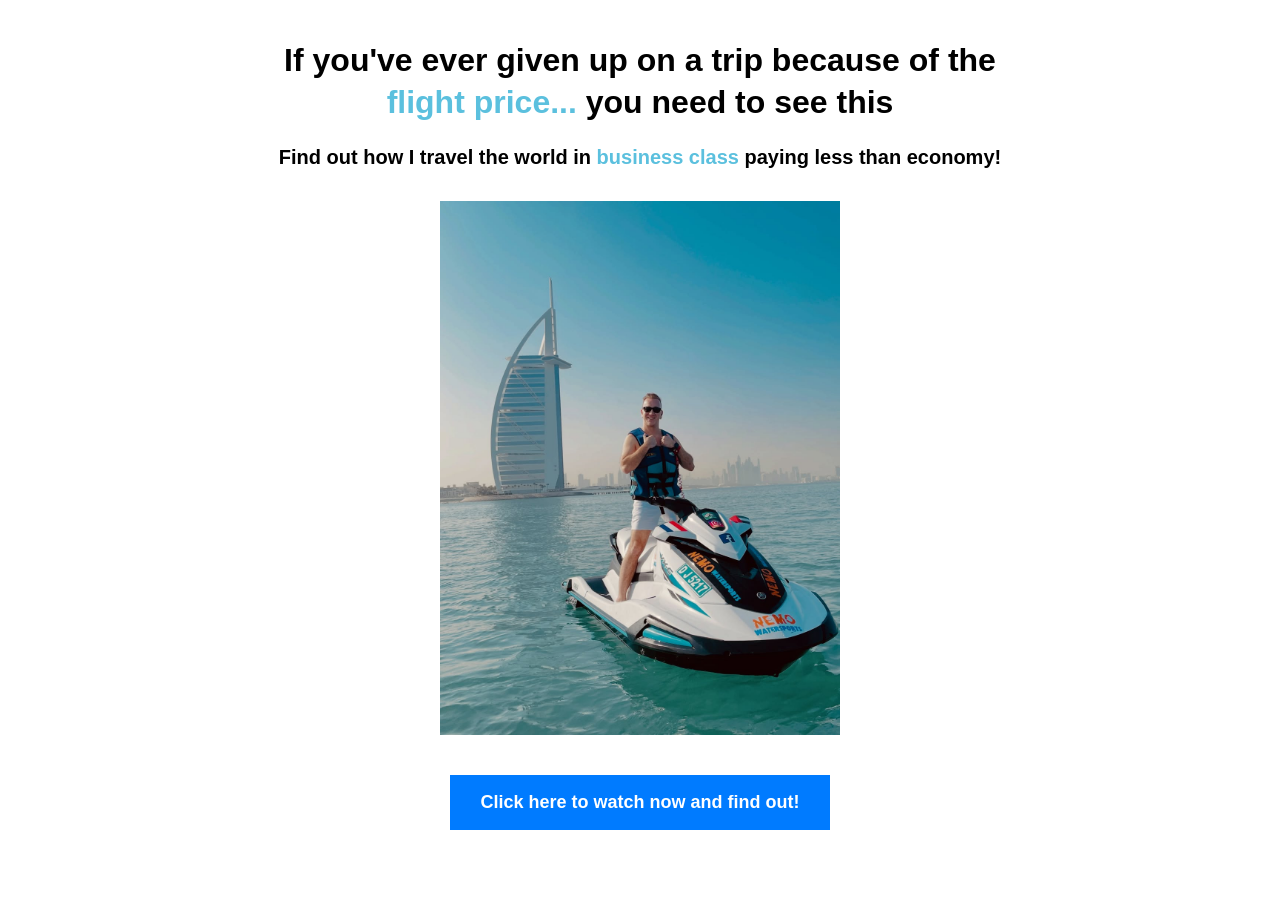
<file: presell-ttk/index.html>
<!DOCTYPE html>
<html lang="en">
<head>
    <meta charset="UTF-8">
    <meta name="viewport" content="width=device-width, initial-scale=1.0">
    <title>Travel Business Class for Less</title>

    <!-- TikTok Pixel Code Start -->
    <script>
    !function (w, d, t) {
      w.TiktokAnalyticsObject=t;var ttq=w[t]=w[t]||[];ttq.methods=["page","track","identify","instances","debug","on","off","once","ready","alias","group","enableCookie","disableCookie","holdConsent","revokeConsent","grantConsent"],ttq.setAndDefer=function(t,e){t[e]=function(){t.push([e].concat(Array.prototype.slice.call(arguments,0)))}};for(var i=0;i<ttq.methods.length;i++)ttq.setAndDefer(ttq,ttq.methods[i]);ttq.instance=function(t){for(
    var e=ttq._i[t]||[],n=0;n<ttq.methods.length;n++)ttq.setAndDefer(e,ttq.methods[n]);return e},ttq.load=function(e,n){var r="https://analytics.tiktok.com/i18n/pixel/events.js",o=n&&n.partner;ttq._i=ttq._i||{},ttq._i[e]=[],ttq._i[e]._u=r,ttq._t=ttq._t||{},ttq._t[e]=+new Date,ttq._o=ttq._o||{},ttq._o[e]=n||{};n=document.createElement("script")
    ;n.type="text/javascript",n.async=!0,n.src=r+"?sdkid="+e+"&lib="+t;e=document.getElementsByTagName("script")[0];e.parentNode.insertBefore(n,e)};
      ttq.load('D57JSN3C77UA5SG2QNO0');
      ttq.page();
    }(window, document, 'ttq');
    </script>
    <!-- TikTok Pixel Code End -->

    <style>
        * {
            margin: 0;
            padding: 0;
            box-sizing: border-box;
        }

        body {
            font-family: Arial, Helvetica, sans-serif;
            background-color: #ffffff;
            color: #000000;
            line-height: 1.4;
        }

        .container {
            max-width: 800px;
            margin: 0 auto;
            padding: 40px 20px;
            text-align: center;
        }

        .headline {
            font-size: 32px;
            font-weight: bold;
            color: #000000;
            margin-bottom: 20px;
            line-height: 1.3;
        }

        .highlight {
            color: #5bc0de;
        }

        .subheadline {
            font-size: 20px;
            font-weight: bold;
            color: #000000;
            margin-bottom: 30px;
        }

        .image-container {
            margin-bottom: 40px;
        }

        .image-container img {
            max-width: 100%;
            width: 400px;
            height: auto;
            display: block;
            margin: 0 auto;
        }

        .cta-button {
            display: inline-block;
            background-color: #007bff;
            color: #ffffff;
            font-size: 18px;
            font-weight: bold;
            text-decoration: none;
            padding: 15px 30px;
            border: none;
            cursor: pointer;
        }

        .cta-button:hover {
            background-color: #0056b3;
        }
    </style>
</head>
<body>
    <div class="container">
        <h1 class="headline">
            If you've ever given up on a trip because of the <span class="highlight">flight price...</span> you need to see this
        </h1>

        <p class="subheadline">
            Find out how I travel the world in <span class="highlight">business class</span> paying less than economy!
        </p>

        <div class="image-container">
            <a href="https://skyvault.grow-za.online/sv-ttk/">
                <img src="/presell-ttk/jetski-dubai.jpg" alt="Traveling in Dubai on a jet ski with Burj Al Arab in the background">
            </a>
        </div>

        <a href="https://skyvault.grow-za.online/skyvault" class="cta-button">
            Click here to watch now and find out!
        </a>
    </div>
</body>
</html>
</file>
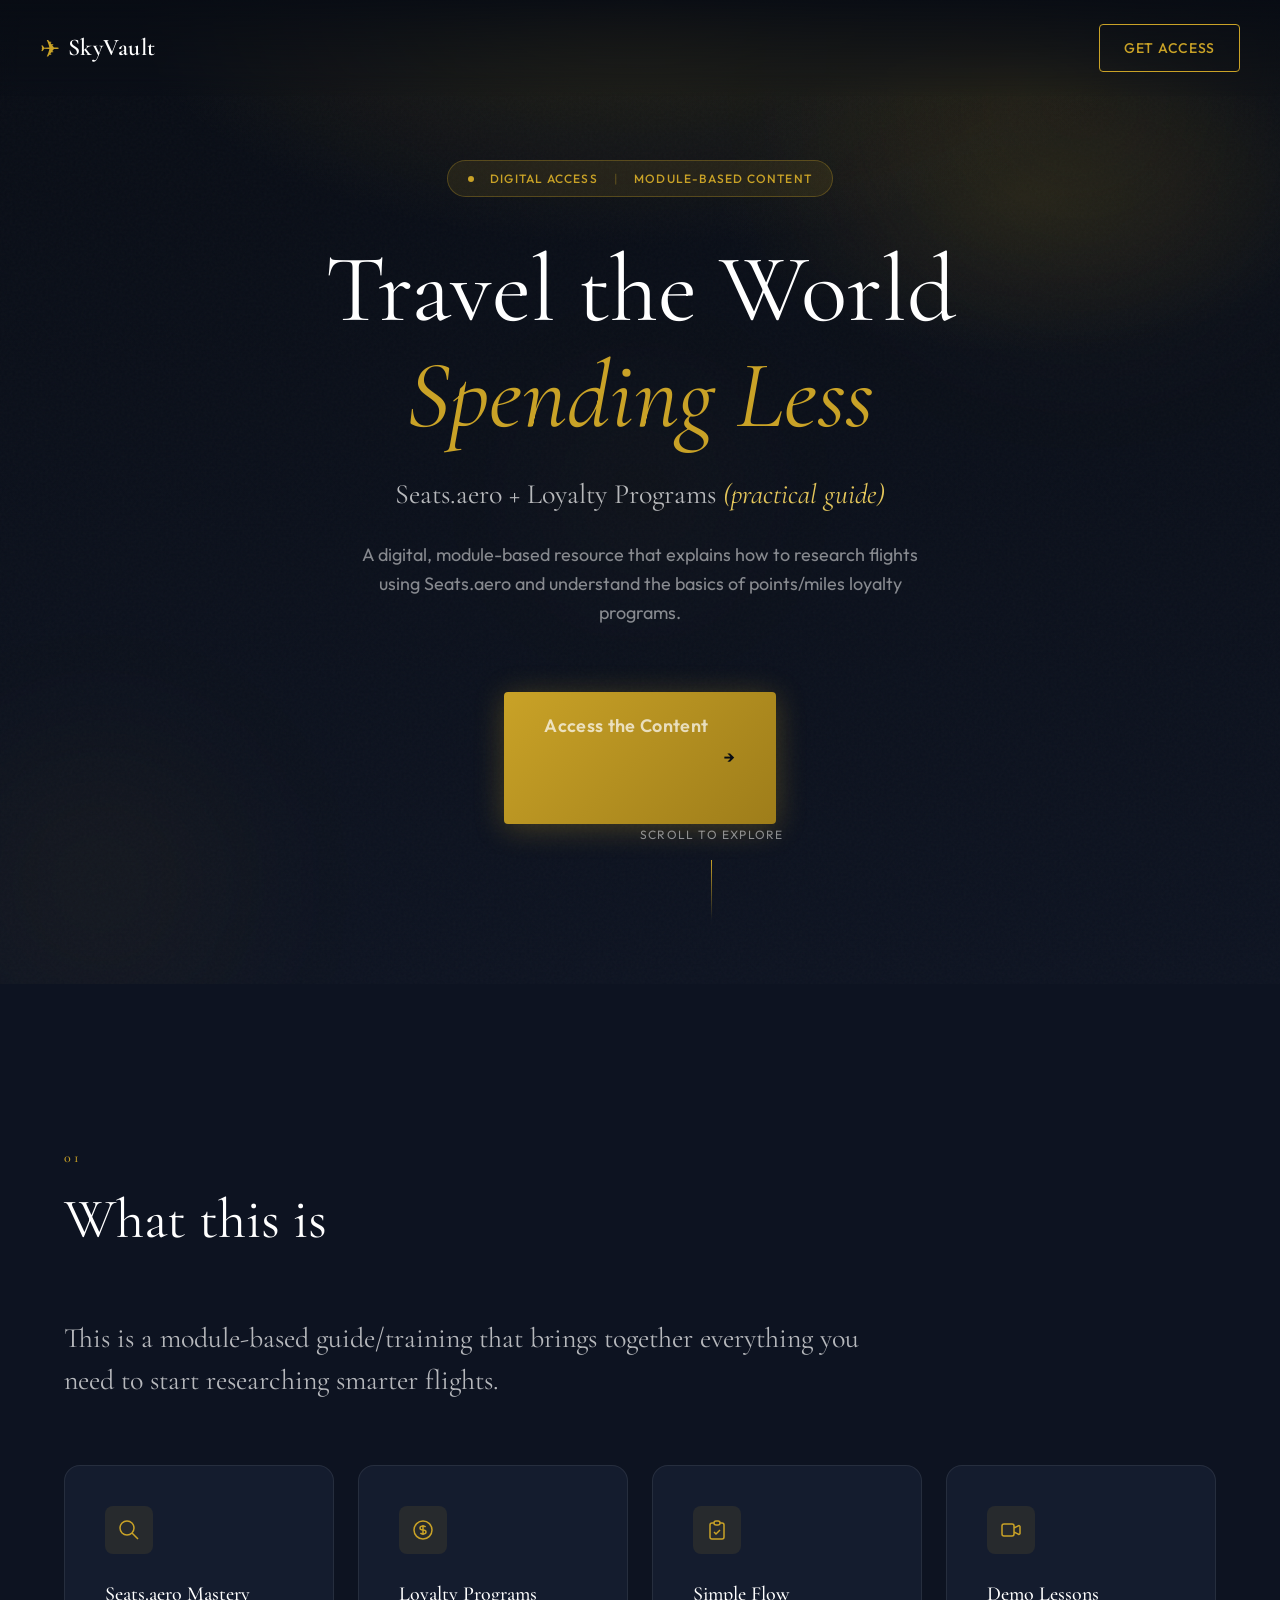
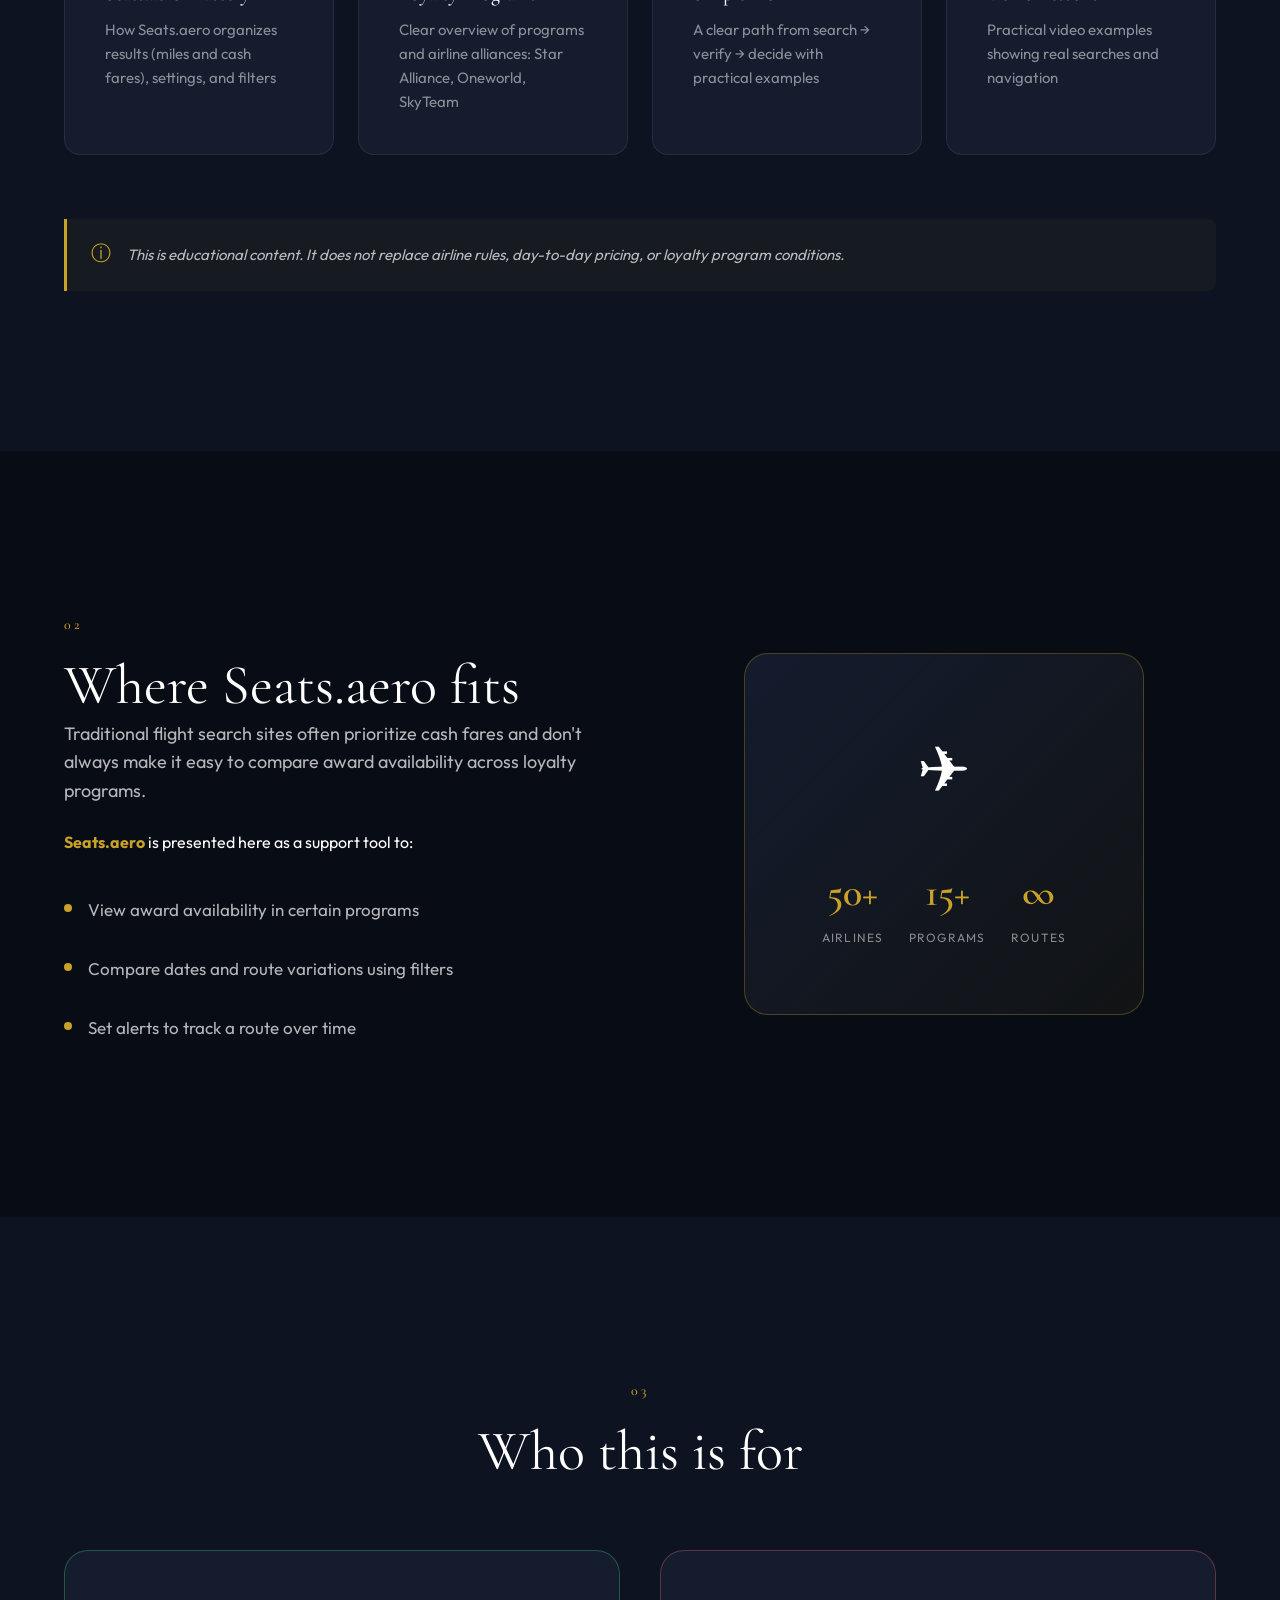
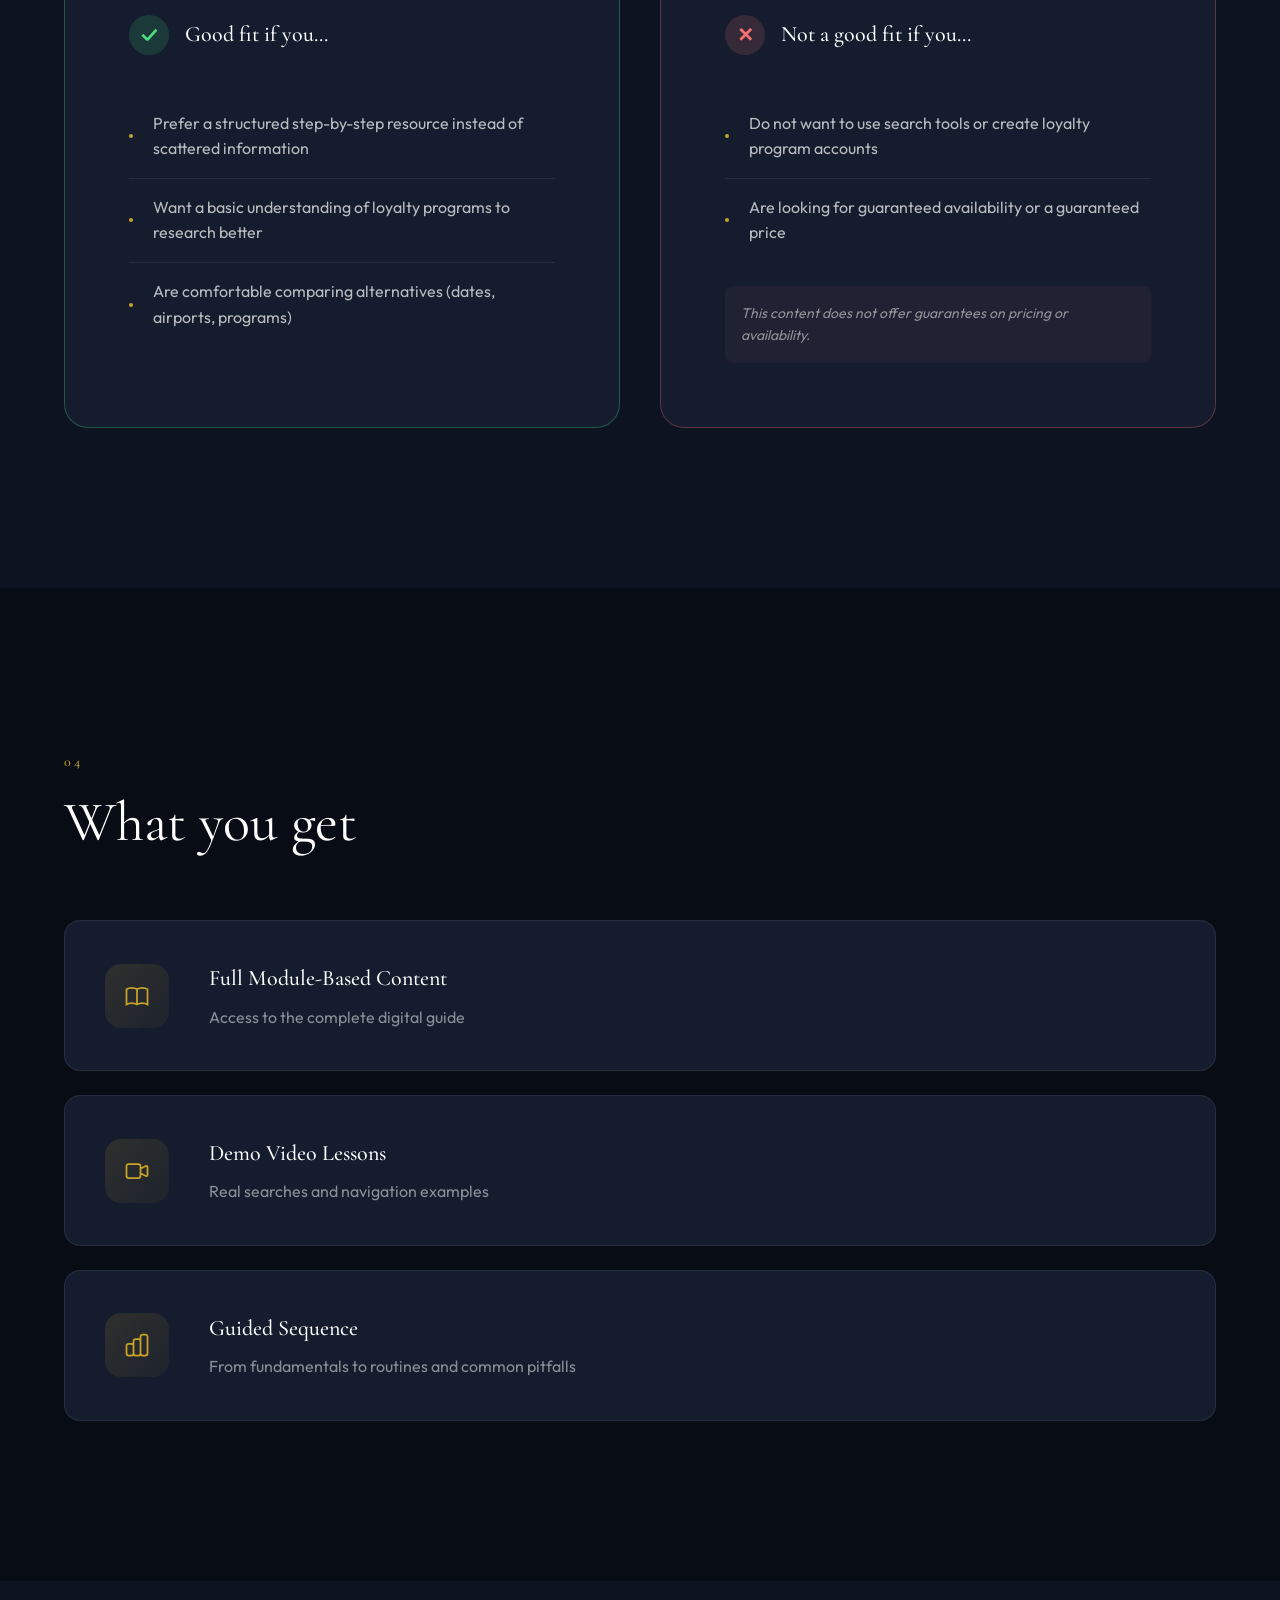
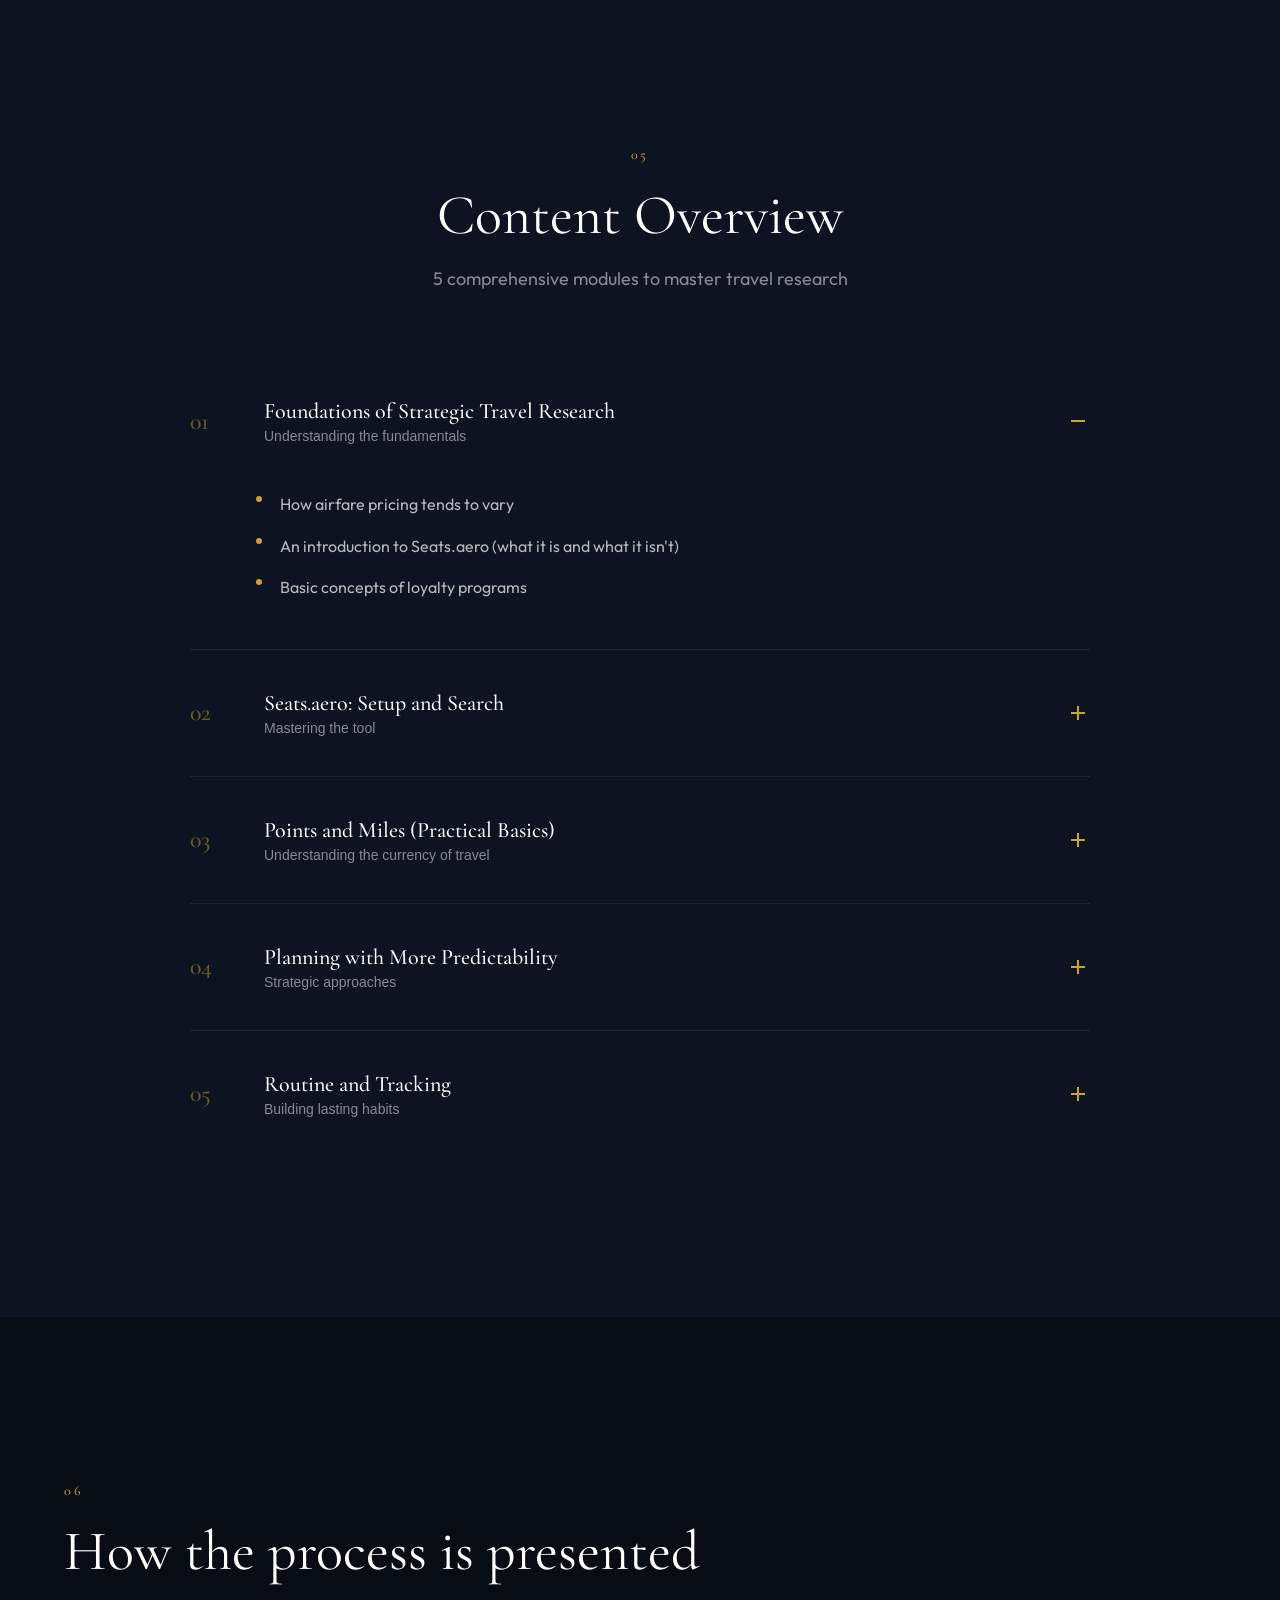
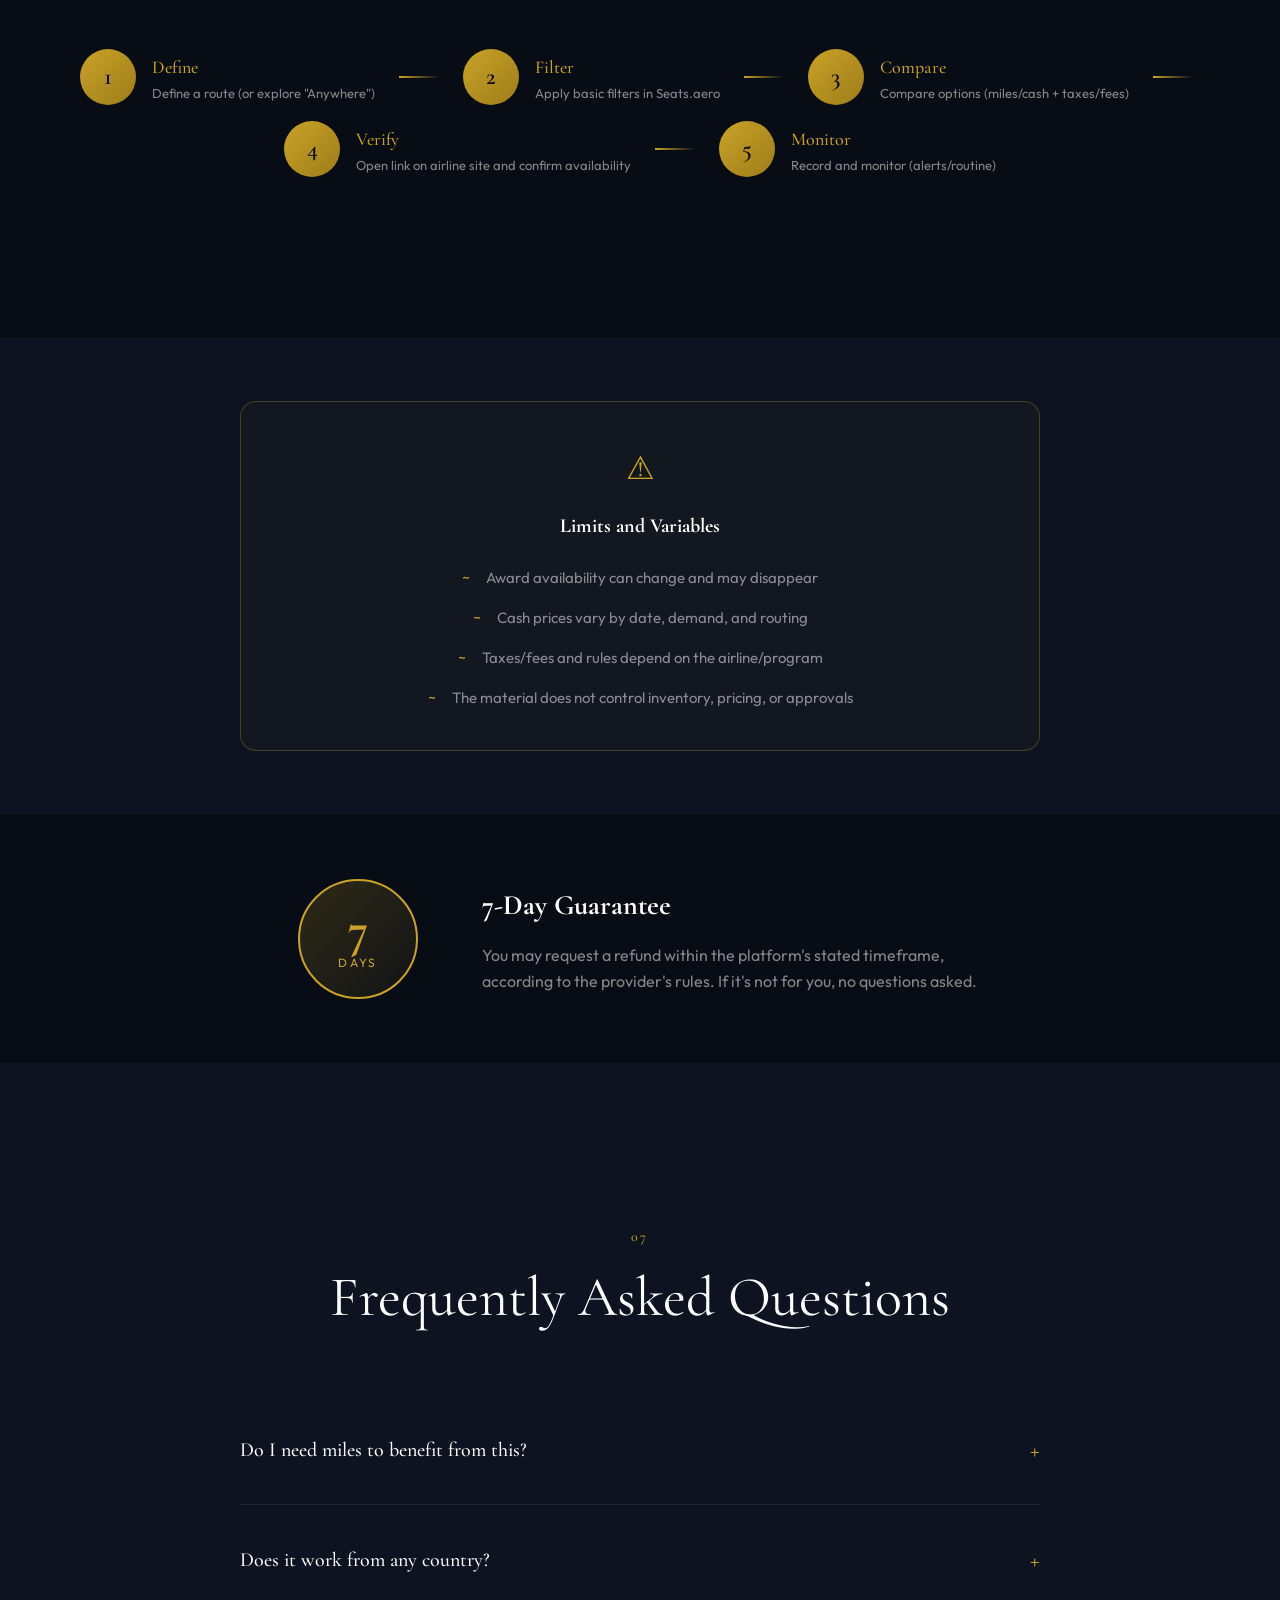
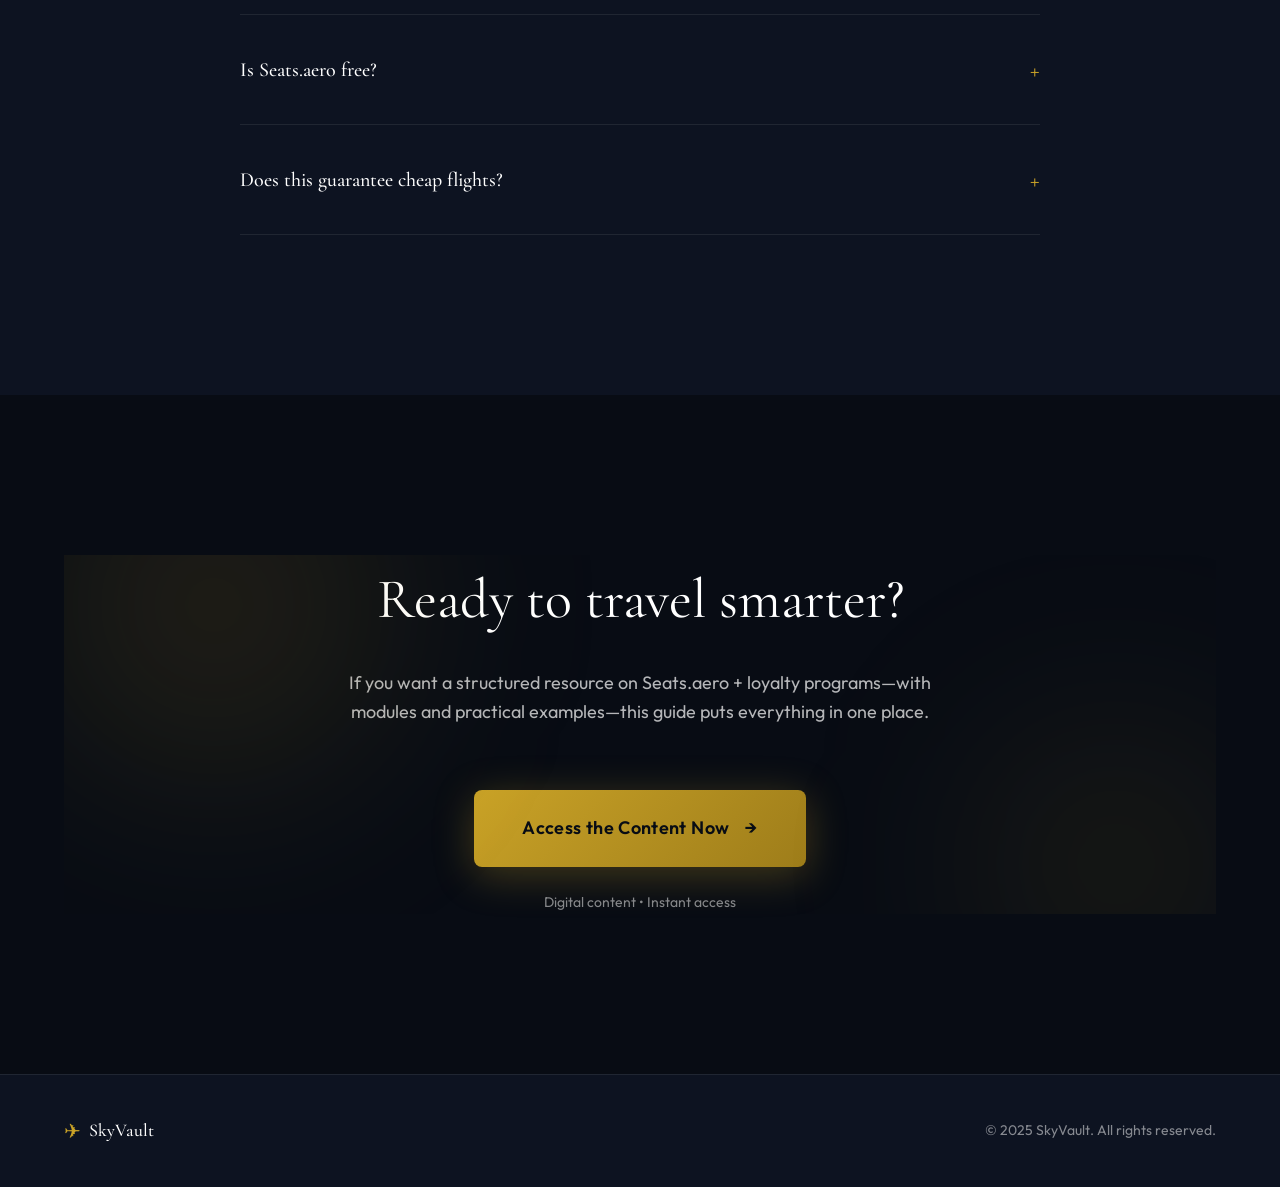
<file: seats/index.html>
<!DOCTYPE html>
<html lang="en">
<head>
    <meta charset="UTF-8">
    <meta name="viewport" content="width=device-width, initial-scale=1.0">
    <title>Travel the World Spending Less | Seats.aero + Loyalty Programs Guide</title>
    <meta name="description" content="A practical guide to researching flights using Seats.aero and understanding loyalty programs to travel smarter.">
    <link rel="preconnect" href="https://fonts.googleapis.com">
    <link rel="preconnect" href="https://fonts.gstatic.com" crossorigin>
    <link href="https://fonts.googleapis.com/css2?family=Cormorant+Garamond:ital,wght@0,400;0,500;0,600;0,700;1,400&family=Outfit:wght@300;400;500;600;700&display=swap" rel="stylesheet">
    <style>
:root{--color-bg-dark:#080c14;--color-bg-section:#0d1321;--color-bg-card:#141c2e;--color-bg-card-hover:#1a2540;--color-gold:#c9a227;--color-gold-light:#e4c65b;--color-gold-dark:#9e7d1a;--color-text-primary:#fff;--color-text-secondary:rgba(255,255,255,.7);--color-text-muted:rgba(255,255,255,.5);--color-border:rgba(255,255,255,.08);--color-border-gold:rgba(201,162,39,.3);--color-success:#4ade80;--color-error:#f87171;--font-display:'Cormorant Garamond',Georgia,serif;--font-body:'Outfit',-apple-system,BlinkMacSystemFont,sans-serif;--space-xs:.5rem;--space-sm:1rem;--space-md:1.5rem;--space-lg:2.5rem;--space-xl:4rem;--space-2xl:6rem;--space-3xl:10rem;--transition-fast:.2s ease;--transition-base:.3s ease;--transition-slow:.5s ease;--radius-sm:4px;--radius-md:8px;--radius-lg:16px;--radius-xl:24px;--radius-full:9999px}*,*::before,*::after{margin:0;padding:0;box-sizing:border-box}html{scroll-behavior:smooth;font-size:16px}body{font-family:var(--font-body);font-weight:400;line-height:1.6;color:var(--color-text-primary);background-color:var(--color-bg-dark);overflow-x:hidden;-webkit-font-smoothing:antialiased}::selection{background:var(--color-gold);color:var(--color-bg-dark)}.container{max-width:1200px;margin:0 auto;padding:0 var(--space-md)}.nav{position:fixed;top:0;left:0;right:0;z-index:1000;display:flex;justify-content:space-between;align-items:center;padding:var(--space-md) var(--space-lg);background:linear-gradient(to bottom,rgba(8,12,20,.9),transparent);backdrop-filter:blur(10px);transition:var(--transition-base)}.nav-logo{display:flex;align-items:center;gap:var(--space-xs)}.logo-icon{font-size:1.5rem;color:var(--color-gold)}.logo-text{font-family:var(--font-display);font-size:1.5rem;font-weight:600;letter-spacing:.02em}.nav-cta{padding:.75rem 1.5rem;background:transparent;border:1px solid var(--color-gold);color:var(--color-gold);font-size:.875rem;font-weight:500;letter-spacing:.05em;text-transform:uppercase;text-decoration:none;border-radius:var(--radius-sm);transition:var(--transition-base)}.nav-cta:hover{background:var(--color-gold);color:var(--color-bg-dark)}.hero{position:relative;min-height:100vh;display:flex;align-items:center;justify-content:center;overflow:hidden}.hero-bg{position:absolute;inset:0;z-index:0}.hero-gradient{position:absolute;inset:0;background:radial-gradient(ellipse 80% 50% at 50% 0%,rgba(201,162,39,.15) 0%,transparent 50%),radial-gradient(ellipse 60% 40% at 80% 20%,rgba(201,162,39,.1) 0%,transparent 40%),linear-gradient(to bottom,var(--color-bg-dark) 0%,var(--color-bg-section) 100%)}.hero-noise{position:absolute;inset:0;opacity:.03;background-image:url("data:image/svg+xml,%3Csvg viewBox='0 0 400 400' xmlns='http://www.w3.org/2000/svg'%3E%3Cfilter id='noiseFilter'%3E%3CfeTurbulence type='fractalNoise' baseFrequency='0.9' numOctaves='4' stitchTiles='stitch'/%3E%3C/filter%3E%3Crect width='100%25' height='100%25' filter='url(%23noiseFilter)'/%3E%3C/svg%3E")}.hero-shapes{position:absolute;inset:0;overflow:hidden}.shape{position:absolute;border-radius:50%;opacity:.5;filter:blur(80px)}.shape-1{width:600px;height:600px;top:-200px;right:-100px;background:radial-gradient(circle,rgba(201,162,39,.2) 0%,transparent 70%);animation:float 20s ease-in-out infinite}.shape-2{width:400px;height:400px;bottom:-100px;left:-100px;background:radial-gradient(circle,rgba(201,162,39,.15) 0%,transparent 70%);animation:float 25s ease-in-out infinite reverse}.shape-3{width:300px;height:300px;top:50%;left:50%;transform:translate(-50%,-50%);background:radial-gradient(circle,rgba(201,162,39,.1) 0%,transparent 70%);animation:pulse 10s ease-in-out infinite}@keyframes float{0%,100%{transform:translate(0,0) rotate(0deg)}25%{transform:translate(20px,-30px) rotate(5deg)}50%{transform:translate(-10px,20px) rotate(-5deg)}75%{transform:translate(30px,10px) rotate(3deg)}}@keyframes pulse{0%,100%{transform:translate(-50%,-50%) scale(1);opacity:.1}50%{transform:translate(-50%,-50%) scale(1.2);opacity:.2}}.hero-content{position:relative;z-index:1;text-align:center;padding:var(--space-3xl) var(--space-md);max-width:900px}.hero-badge{display:inline-flex;align-items:center;gap:var(--space-sm);padding:.5rem 1.25rem;background:rgba(201,162,39,.1);border:1px solid var(--color-border-gold);border-radius:var(--radius-full);font-size:.75rem;font-weight:500;letter-spacing:.1em;text-transform:uppercase;color:var(--color-gold);margin-bottom:var(--space-lg);animation:fadeInUp .8s ease forwards;opacity:0}.badge-dot{width:6px;height:6px;background:var(--color-gold);border-radius:50%;animation:blink 2s ease-in-out infinite}@keyframes blink{0%,100%{opacity:1}50%{opacity:.3}}.badge-divider{opacity:.3}.hero-title{font-family:var(--font-display);font-size:clamp(3rem,8vw,6rem);font-weight:400;line-height:1.1;margin-bottom:var(--space-md)}.title-line{display:block;animation:fadeInUp .8s ease forwards;opacity:0}.title-line:nth-child(1){animation-delay:.2s}.title-line:nth-child(2){animation-delay:.4s}.title-accent{color:var(--color-gold);font-style:italic}.hero-subtitle{font-family:var(--font-display);font-size:clamp(1.25rem,3vw,1.75rem);font-weight:400;color:var(--color-text-secondary);margin-bottom:var(--space-md);animation:fadeInUp .8s ease forwards .5s;opacity:0}.subtitle-tag{color:var(--color-gold-light);font-style:italic}.hero-description{font-size:1.125rem;color:var(--color-text-muted);max-width:600px;margin:0 auto var(--space-xl);animation:fadeInUp .8s ease forwards .6s;opacity:0}.hero-cta{display:inline-flex;align-items:center;gap:var(--space-sm);padding:1.25rem 2.5rem;background:linear-gradient(135deg,var(--color-gold) 0%,var(--color-gold-dark) 100%);color:var(--color-bg-dark);font-size:1rem;font-weight:600;letter-spacing:.02em;text-decoration:none;border-radius:var(--radius-sm);transition:var(--transition-base);animation:fadeInUp .8s ease forwards .7s;opacity:0;box-shadow:0 4px 30px rgba(201,162,39,.3)}.hero-cta:hover{transform:translateY(-3px);box-shadow:0 8px 40px rgba(201,162,39,.4)}.cta-arrow{transition:var(--transition-base)}.hero-cta:hover .cta-arrow{transform:translateX(5px)}.hero-scroll{position:absolute;bottom:var(--space-xl);left:50%;transform:translateX(-50%);display:flex;flex-direction:column;align-items:center;gap:var(--space-sm);animation:fadeInUp .8s ease forwards 1s;opacity:0}.scroll-text{font-size:.75rem;letter-spacing:.1em;text-transform:uppercase;color:var(--color-text-muted)}.scroll-line{width:1px;height:60px;background:linear-gradient(to bottom,var(--color-gold),transparent);animation:scrollPulse 2s ease-in-out infinite}@keyframes scrollPulse{0%,100%{transform:scaleY(1);opacity:1}50%{transform:scaleY(.5);opacity:.5}}@keyframes fadeInUp{from{opacity:0;transform:translateY(30px)}to{opacity:1;transform:translateY(0)}}.section{padding:var(--space-3xl) 0;position:relative}.section-header{margin-bottom:var(--space-xl)}.section-header-center{text-align:center}.section-number{display:inline-block;font-family:var(--font-display);font-size:.875rem;font-weight:500;color:var(--color-gold);letter-spacing:.2em;margin-bottom:var(--space-sm)}.section-title{font-family:var(--font-display);font-size:clamp(2rem,5vw,3.5rem);font-weight:400;line-height:1.2}.section-subtitle{font-size:1.125rem;color:var(--color-text-muted);margin-top:var(--space-sm)}.section-what{background:var(--color-bg-section)}.what-intro{max-width:800px;margin-bottom:var(--space-xl)}.lead-text{font-family:var(--font-display);font-size:clamp(1.25rem,2.5vw,1.75rem);line-height:1.5;color:var(--color-text-secondary)}.what-grid{display:grid;grid-template-columns:repeat(auto-fit,minmax(260px,1fr));gap:var(--space-md);margin-bottom:var(--space-xl)}.what-card{padding:var(--space-lg);background:var(--color-bg-card);border:1px solid var(--color-border);border-radius:var(--radius-lg);transition:var(--transition-base)}.what-card:hover{background:var(--color-bg-card-hover);border-color:var(--color-border-gold);transform:translateY(-5px)}.card-icon{width:48px;height:48px;display:flex;align-items:center;justify-content:center;background:rgba(201,162,39,.1);border-radius:var(--radius-md);margin-bottom:var(--space-md);color:var(--color-gold)}.card-icon svg{width:24px;height:24px}.what-card h3{font-family:var(--font-display);font-size:1.25rem;font-weight:500;margin-bottom:var(--space-xs)}.what-card p{font-size:.9375rem;color:var(--color-text-muted);line-height:1.6}.what-note{display:flex;align-items:flex-start;gap:var(--space-sm);padding:var(--space-md);background:rgba(201,162,39,.05);border-left:3px solid var(--color-gold);border-radius:0 var(--radius-md) var(--radius-md) 0}.note-icon{color:var(--color-gold);font-size:1.25rem;line-height:1}.what-note p{font-size:.9375rem;color:var(--color-text-secondary);font-style:italic}.section-where{background:var(--color-bg-dark)}.where-layout{display:grid;grid-template-columns:1fr 1fr;gap:var(--space-xl);align-items:center}.where-intro{font-size:1.125rem;color:var(--color-text-secondary);margin-bottom:var(--space-md)}.where-desc{margin-bottom:var(--space-md)}.where-desc strong{color:var(--color-gold)}.where-list{list-style:none}.where-list li{display:flex;align-items:flex-start;gap:var(--space-sm);padding:var(--space-sm) 0;font-size:1.0625rem;color:var(--color-text-secondary)}.list-marker{width:8px;height:8px;background:var(--color-gold);border-radius:50%;margin-top:8px;flex-shrink:0}.where-visual{display:flex;justify-content:center}.visual-card{width:100%;max-width:400px;padding:var(--space-xl);background:linear-gradient(135deg,var(--color-bg-card) 0%,rgba(201,162,39,.05) 100%);border:1px solid var(--color-border-gold);border-radius:var(--radius-xl);text-align:center}.visual-icon{font-size:4rem;margin-bottom:var(--space-lg);animation:planeFloat 4s ease-in-out infinite}@keyframes planeFloat{0%,100%{transform:translateY(0) rotate(-5deg)}50%{transform:translateY(-15px) rotate(5deg)}}.visual-stats{display:flex;justify-content:space-around}.stat{text-align:center}.stat-number{display:block;font-family:var(--font-display);font-size:2.5rem;font-weight:600;color:var(--color-gold)}.stat-label{font-size:.75rem;letter-spacing:.1em;text-transform:uppercase;color:var(--color-text-muted)}.section-who{background:var(--color-bg-section)}.who-grid{display:grid;grid-template-columns:repeat(auto-fit,minmax(320px,1fr));gap:var(--space-lg)}.who-card{padding:var(--space-xl);background:var(--color-bg-card);border-radius:var(--radius-xl);border:1px solid var(--color-border)}.who-card-good{border-color:rgba(74,222,128,.3)}.who-card-not{border-color:rgba(248,113,113,.3)}.who-card-header{display:flex;align-items:center;gap:var(--space-sm);margin-bottom:var(--space-lg)}.who-icon{width:40px;height:40px;display:flex;align-items:center;justify-content:center;border-radius:50%;font-size:1.25rem;font-weight:700}.who-icon-check{background:rgba(74,222,128,.15);color:var(--color-success)}.who-icon-x{background:rgba(248,113,113,.15);color:var(--color-error)}.who-card h3{font-family:var(--font-display);font-size:1.375rem;font-weight:500}.who-list{list-style:none}.who-list li{padding:var(--space-sm) 0;padding-left:var(--space-md);position:relative;color:var(--color-text-secondary);border-bottom:1px solid var(--color-border)}.who-list li:last-child{border-bottom:none}.who-list li::before{content:'';position:absolute;left:0;top:50%;transform:translateY(-50%);width:4px;height:4px;background:var(--color-gold);border-radius:50%}.who-note{margin-top:var(--space-md);padding:var(--space-sm);background:rgba(248,113,113,.05);border-radius:var(--radius-md);font-size:.875rem;color:var(--color-text-muted);font-style:italic}.section-get{background:var(--color-bg-dark)}.get-items{display:flex;flex-direction:column;gap:var(--space-md)}.get-item{display:flex;align-items:center;gap:var(--space-lg);padding:var(--space-lg);background:var(--color-bg-card);border:1px solid var(--color-border);border-radius:var(--radius-lg);transition:var(--transition-base)}.get-item:hover{border-color:var(--color-border-gold);transform:translateX(10px)}.get-icon{width:64px;height:64px;display:flex;align-items:center;justify-content:center;background:linear-gradient(135deg,rgba(201,162,39,.15) 0%,rgba(201,162,39,.05) 100%);border-radius:var(--radius-lg);color:var(--color-gold);flex-shrink:0}.get-icon svg{width:28px;height:28px}.get-text h3{font-family:var(--font-display);font-size:1.375rem;font-weight:500;margin-bottom:var(--space-xs)}.get-text p{color:var(--color-text-muted)}.section-modules{background:var(--color-bg-section)}.modules-accordion{max-width:900px;margin:0 auto}.module{border-bottom:1px solid var(--color-border)}.module:last-child{border-bottom:none}.module-header{display:flex;align-items:center;gap:var(--space-md);width:100%;padding:var(--space-lg) 0;background:transparent;border:none;cursor:pointer;text-align:left;color:var(--color-text-primary);transition:var(--transition-base)}.module-header:hover{color:var(--color-gold)}.module-number{font-family:var(--font-display);font-size:1.5rem;font-weight:500;color:var(--color-gold);opacity:.5;width:50px;flex-shrink:0}.module-title{flex:1}.module-title h3{font-family:var(--font-display);font-size:1.375rem;font-weight:500;margin-bottom:4px}.module-title p{font-size:.875rem;color:var(--color-text-muted)}.module-toggle{width:24px;height:24px;position:relative;flex-shrink:0}.toggle-line{position:absolute;top:50%;left:50%;width:14px;height:2px;background:var(--color-gold);transition:var(--transition-base)}.toggle-line:first-child{transform:translate(-50%,-50%)}.toggle-line:last-child{transform:translate(-50%,-50%) rotate(90deg)}.module.active .toggle-line:last-child{transform:translate(-50%,-50%) rotate(0deg)}.module-content{max-height:0;overflow:hidden;transition:max-height .4s ease,padding .4s ease}.module.active .module-content{max-height:500px;padding-bottom:var(--space-lg)}.module-content ul{list-style:none;padding-left:66px}.module-content li{padding:var(--space-xs) 0;padding-left:var(--space-md);position:relative;color:var(--color-text-secondary)}.module-content li::before{content:'';position:absolute;left:0;top:12px;width:6px;height:6px;background:var(--color-gold);border-radius:50%}.section-process{background:var(--color-bg-dark)}.process-flow{display:flex;flex-wrap:wrap;justify-content:center;gap:var(--space-sm);margin-top:var(--space-xl)}.process-step{display:flex;align-items:center;gap:var(--space-sm)}.step-number{width:56px;height:56px;display:flex;align-items:center;justify-content:center;background:linear-gradient(135deg,var(--color-gold) 0%,var(--color-gold-dark) 100%);color:var(--color-bg-dark);font-family:var(--font-display);font-size:1.5rem;font-weight:600;border-radius:50%;flex-shrink:0}.step-content{min-width:120px}.step-content h3{font-family:var(--font-display);font-size:1.125rem;font-weight:500;color:var(--color-gold);margin-bottom:2px}.step-content p{font-size:.8125rem;color:var(--color-text-muted);line-height:1.4}.step-connector{width:40px;height:2px;background:linear-gradient(to right,var(--color-gold),transparent);margin:0 var(--space-xs)}.process-step:last-child .step-connector{display:none}.section-limits{background:var(--color-bg-section);padding:var(--space-xl) 0}.limits-box{max-width:800px;margin:0 auto;padding:var(--space-lg);background:rgba(201,162,39,.03);border:1px solid var(--color-border-gold);border-radius:var(--radius-lg);text-align:center}.limits-icon{font-size:2rem;color:var(--color-gold);margin-bottom:var(--space-sm)}.limits-box h3{font-family:var(--font-display);font-size:1.25rem;margin-bottom:var(--space-md)}.limits-box ul{list-style:none;display:flex;flex-wrap:wrap;justify-content:center;gap:var(--space-sm) var(--space-lg)}.limits-box li{font-size:.9375rem;color:var(--color-text-muted);position:relative;padding-left:var(--space-md)}.limits-box li::before{content:'~';position:absolute;left:0;color:var(--color-gold)}.section-guarantee{background:var(--color-bg-dark);padding:var(--space-xl) 0}.guarantee-content{display:flex;align-items:center;justify-content:center;gap:var(--space-xl);flex-wrap:wrap}.guarantee-badge{flex-shrink:0}.badge-circle{width:120px;height:120px;display:flex;flex-direction:column;align-items:center;justify-content:center;background:linear-gradient(135deg,rgba(201,162,39,.2) 0%,rgba(201,162,39,.05) 100%);border:2px solid var(--color-gold);border-radius:50%}.badge-days{font-family:var(--font-display);font-size:3rem;font-weight:700;color:var(--color-gold);line-height:1}.badge-text{font-size:.75rem;letter-spacing:.2em;text-transform:uppercase;color:var(--color-gold)}.guarantee-text{max-width:500px}.guarantee-text h3{font-family:var(--font-display);font-size:1.75rem;margin-bottom:var(--space-sm)}.guarantee-text p{color:var(--color-text-muted)}.section-faq{background:var(--color-bg-section)}.faq-list{max-width:800px;margin:0 auto}.faq-item{border-bottom:1px solid var(--color-border)}.faq-question{display:flex;justify-content:space-between;align-items:center;width:100%;padding:var(--space-lg) 0;background:transparent;border:none;cursor:pointer;font-family:var(--font-display);font-size:1.25rem;font-weight:500;color:var(--color-text-primary);text-align:left;transition:var(--transition-base)}.faq-question:hover{color:var(--color-gold)}.faq-toggle{font-size:1.5rem;color:var(--color-gold);transition:var(--transition-base)}.faq-item.active .faq-toggle{transform:rotate(45deg)}.faq-answer{max-height:0;overflow:hidden;transition:max-height .4s ease,padding .4s ease}.faq-item.active .faq-answer{max-height:200px;padding-bottom:var(--space-lg)}.faq-answer p{color:var(--color-text-secondary);line-height:1.7}.section-cta{background:var(--color-bg-dark);padding:var(--space-3xl) 0;position:relative;overflow:hidden}.cta-content{position:relative;text-align:center;z-index:1}.cta-bg-shapes{position:absolute;inset:0;z-index:0;overflow:hidden}.cta-shape{position:absolute;border-radius:50%;filter:blur(100px)}.cta-shape-1{width:500px;height:500px;top:-200px;left:-100px;background:radial-gradient(circle,rgba(201,162,39,.2) 0%,transparent 70%)}.cta-shape-2{width:400px;height:400px;bottom:-150px;right:-100px;background:radial-gradient(circle,rgba(201,162,39,.15) 0%,transparent 70%)}.cta-title{font-family:var(--font-display);font-size:clamp(2rem,5vw,3.5rem);font-weight:400;margin-bottom:var(--space-md)}.cta-text{font-size:1.125rem;color:var(--color-text-secondary);max-width:600px;margin:0 auto var(--space-xl)}.cta-button{display:inline-flex;align-items:center;gap:var(--space-sm);padding:1.5rem 3rem;background:linear-gradient(135deg,var(--color-gold) 0%,var(--color-gold-dark) 100%);color:var(--color-bg-dark);font-size:1.125rem;font-weight:600;letter-spacing:.02em;text-decoration:none;border-radius:var(--radius-md);transition:var(--transition-base);box-shadow:0 8px 40px rgba(201,162,39,.3)}.cta-button:hover{transform:translateY(-4px);box-shadow:0 12px 50px rgba(201,162,39,.4)}.cta-button-icon{transition:var(--transition-base)}.cta-button:hover .cta-button-icon{transform:translateX(5px)}.cta-note{margin-top:var(--space-md);font-size:.875rem;color:var(--color-text-muted)}.footer{padding:var(--space-lg) 0;background:var(--color-bg-section);border-top:1px solid var(--color-border)}.footer-content{display:flex;justify-content:space-between;align-items:center;flex-wrap:wrap;gap:var(--space-sm)}.footer-brand{display:flex;align-items:center;gap:var(--space-xs)}.footer-logo{font-size:1.25rem;color:var(--color-gold)}.footer-name{font-family:var(--font-display);font-size:1.125rem;font-weight:500}.footer-copy{font-size:.875rem;color:var(--color-text-muted)}@media(max-width:768px){:root{--space-3xl:6rem}.nav{padding:var(--space-sm) var(--space-md)}.hero-content{padding:var(--space-xl) var(--space-sm)}.hero-scroll{display:none}.what-grid,.who-grid{grid-template-columns:1fr}.where-layout{grid-template-columns:1fr}.get-item{flex-direction:column;text-align:center}.get-item:hover{transform:translateY(-5px)}.module-header{flex-wrap:wrap}.module-content ul{padding-left:0}.guarantee-content{flex-direction:column;text-align:center}.process-flow{flex-direction:column;align-items:flex-start}.step-connector{width:2px;height:30px;background:linear-gradient(to bottom,var(--color-gold),transparent);margin-left:27px}}@media(max-width:480px){.hero-title{font-size:2.5rem}.hero-cta,.cta-button{width:100%;justify-content:center}.section-title{font-size:1.75rem}}
    </style>
</head>
<body>
    <nav class="nav">
        <div class="nav-logo"><span class="logo-icon">&#9992;</span><span class="logo-text">SkyVault</span></div>
        <a href="https://app.monetizze.com.br/checkout/KLG452983" class="nav-cta">Get Access</a>
    </nav>
    <section class="hero">
        <div class="hero-bg"><div class="hero-gradient"></div><div class="hero-noise"></div><div class="hero-shapes"><div class="shape shape-1"></div><div class="shape shape-2"></div><div class="shape shape-3"></div></div></div>
        <div class="hero-content">
            <div class="hero-badge"><span class="badge-dot"></span>Digital Access <span class="badge-divider">|</span> Module-based Content</div>
            <h1 class="hero-title"><span class="title-line">Travel the World</span><span class="title-line title-accent">Spending Less</span></h1>
            <p class="hero-subtitle">Seats.aero + Loyalty Programs <span class="subtitle-tag">(practical guide)</span></p>
            <p class="hero-description">A digital, module-based resource that explains how to research flights using Seats.aero and understand the basics of points/miles loyalty programs.</p>
            <a href="https://app.monetizze.com.br/checkout/KLG452983" class="hero-cta"><span class="cta-text">Access the Content</span><span class="cta-arrow">&rarr;</span></a>
            <div class="hero-scroll"><span class="scroll-text">Scroll to explore</span><div class="scroll-line"></div></div>
        </div>
    </section>
    <section class="section section-what" id="what">
        <div class="container">
            <div class="section-header"><span class="section-number">01</span><h2 class="section-title">What this is</h2></div>
            <div class="what-content">
                <div class="what-intro"><p class="lead-text">This is a module-based guide/training that brings together everything you need to start researching smarter flights.</p></div>
                <div class="what-grid">
                    <div class="what-card"><div class="card-icon"><svg viewBox="0 0 24 24" fill="none" stroke="currentColor" stroke-width="1.5"><path d="M21 21l-6-6m2-5a7 7 0 11-14 0 7 7 0 0114 0z"/></svg></div><h3>Seats.aero Mastery</h3><p>How Seats.aero organizes results (miles and cash fares), settings, and filters</p></div>
                    <div class="what-card"><div class="card-icon"><svg viewBox="0 0 24 24" fill="none" stroke="currentColor" stroke-width="1.5"><path d="M12 8c-1.657 0-3 .895-3 2s1.343 2 3 2 3 .895 3 2-1.343 2-3 2m0-8c1.11 0 2.08.402 2.599 1M12 8V7m0 1v8m0 0v1m0-1c-1.11 0-2.08-.402-2.599-1M21 12a9 9 0 11-18 0 9 9 0 0118 0z"/></svg></div><h3>Loyalty Programs</h3><p>Clear overview of programs and airline alliances: Star Alliance, Oneworld, SkyTeam</p></div>
                    <div class="what-card"><div class="card-icon"><svg viewBox="0 0 24 24" fill="none" stroke="currentColor" stroke-width="1.5"><path d="M9 5H7a2 2 0 00-2 2v12a2 2 0 002 2h10a2 2 0 002-2V7a2 2 0 00-2-2h-2M9 5a2 2 0 002 2h2a2 2 0 002-2M9 5a2 2 0 012-2h2a2 2 0 012 2m-6 9l2 2 4-4"/></svg></div><h3>Simple Flow</h3><p>A clear path from search &rarr; verify &rarr; decide with practical examples</p></div>
                    <div class="what-card"><div class="card-icon"><svg viewBox="0 0 24 24" fill="none" stroke="currentColor" stroke-width="1.5"><path d="M15 10l4.553-2.276A1 1 0 0121 8.618v6.764a1 1 0 01-1.447.894L15 14M5 18h8a2 2 0 002-2V8a2 2 0 00-2-2H5a2 2 0 00-2 2v8a2 2 0 002 2z"/></svg></div><h3>Demo Lessons</h3><p>Practical video examples showing real searches and navigation</p></div>
                </div>
                <div class="what-note"><span class="note-icon">&#9432;</span><p>This is educational content. It does not replace airline rules, day-to-day pricing, or loyalty program conditions.</p></div>
            </div>
        </div>
    </section>
    <section class="section section-where" id="where">
        <div class="container">
            <div class="where-layout">
                <div class="where-text"><span class="section-number">02</span><h2 class="section-title">Where Seats.aero fits</h2><p class="where-intro">Traditional flight search sites often prioritize cash fares and don't always make it easy to compare award availability across loyalty programs.</p><p class="where-desc"><strong>Seats.aero</strong> is presented here as a support tool to:</p><ul class="where-list"><li><span class="list-marker"></span>View award availability in certain programs</li><li><span class="list-marker"></span>Compare dates and route variations using filters</li><li><span class="list-marker"></span>Set alerts to track a route over time</li></ul></div>
                <div class="where-visual"><div class="visual-card"><div class="visual-icon">&#9992;</div><div class="visual-stats"><div class="stat"><span class="stat-number">50+</span><span class="stat-label">Airlines</span></div><div class="stat"><span class="stat-number">15+</span><span class="stat-label">Programs</span></div><div class="stat"><span class="stat-number">&#8734;</span><span class="stat-label">Routes</span></div></div></div></div>
            </div>
        </div>
    </section>
    <section class="section section-who" id="who">
        <div class="container">
            <div class="section-header section-header-center"><span class="section-number">03</span><h2 class="section-title">Who this is for</h2></div>
            <div class="who-grid">
                <div class="who-card who-card-good"><div class="who-card-header"><span class="who-icon who-icon-check">&#10003;</span><h3>Good fit if you...</h3></div><ul class="who-list"><li>Prefer a structured step-by-step resource instead of scattered information</li><li>Want a basic understanding of loyalty programs to research better</li><li>Are comfortable comparing alternatives (dates, airports, programs)</li></ul></div>
                <div class="who-card who-card-not"><div class="who-card-header"><span class="who-icon who-icon-x">&#10005;</span><h3>Not a good fit if you...</h3></div><ul class="who-list"><li>Do not want to use search tools or create loyalty program accounts</li><li>Are looking for guaranteed availability or a guaranteed price</li></ul><p class="who-note">This content does not offer guarantees on pricing or availability.</p></div>
            </div>
        </div>
    </section>
    <section class="section section-get" id="get">
        <div class="container">
            <div class="section-header"><span class="section-number">04</span><h2 class="section-title">What you get</h2></div>
            <div class="get-items">
                <div class="get-item"><div class="get-icon"><svg viewBox="0 0 24 24" fill="none" stroke="currentColor" stroke-width="1.5"><path d="M12 6.253v13m0-13C10.832 5.477 9.246 5 7.5 5S4.168 5.477 3 6.253v13C4.168 18.477 5.754 18 7.5 18s3.332.477 4.5 1.253m0-13C13.168 5.477 14.754 5 16.5 5c1.747 0 3.332.477 4.5 1.253v13C19.832 18.477 18.247 18 16.5 18c-1.746 0-3.332.477-4.5 1.253"/></svg></div><div class="get-text"><h3>Full Module-Based Content</h3><p>Access to the complete digital guide</p></div></div>
                <div class="get-item"><div class="get-icon"><svg viewBox="0 0 24 24" fill="none" stroke="currentColor" stroke-width="1.5"><path d="M15 10l4.553-2.276A1 1 0 0121 8.618v6.764a1 1 0 01-1.447.894L15 14M5 18h8a2 2 0 002-2V8a2 2 0 00-2-2H5a2 2 0 00-2 2v8a2 2 0 002 2z"/></svg></div><div class="get-text"><h3>Demo Video Lessons</h3><p>Real searches and navigation examples</p></div></div>
                <div class="get-item"><div class="get-icon"><svg viewBox="0 0 24 24" fill="none" stroke="currentColor" stroke-width="1.5"><path d="M9 19v-6a2 2 0 00-2-2H5a2 2 0 00-2 2v6a2 2 0 002 2h2a2 2 0 002-2zm0 0V9a2 2 0 012-2h2a2 2 0 012 2v10m-6 0a2 2 0 002 2h2a2 2 0 002-2m0 0V5a2 2 0 012-2h2a2 2 0 012 2v14a2 2 0 01-2 2h-2a2 2 0 01-2-2z"/></svg></div><div class="get-text"><h3>Guided Sequence</h3><p>From fundamentals to routines and common pitfalls</p></div></div>
            </div>
        </div>
    </section>
    <section class="section section-modules" id="modules">
        <div class="container">
            <div class="section-header section-header-center"><span class="section-number">05</span><h2 class="section-title">Content Overview</h2><p class="section-subtitle">5 comprehensive modules to master travel research</p></div>
            <div class="modules-accordion">
                <div class="module active"><button class="module-header"><div class="module-number">01</div><div class="module-title"><h3>Foundations of Strategic Travel Research</h3><p>Understanding the fundamentals</p></div><div class="module-toggle"><span class="toggle-line"></span><span class="toggle-line"></span></div></button><div class="module-content"><ul><li>How airfare pricing tends to vary</li><li>An introduction to Seats.aero (what it is and what it isn't)</li><li>Basic concepts of loyalty programs</li></ul></div></div>
                <div class="module"><button class="module-header"><div class="module-number">02</div><div class="module-title"><h3>Seats.aero: Setup and Search</h3><p>Mastering the tool</p></div><div class="module-toggle"><span class="toggle-line"></span><span class="toggle-line"></span></div></button><div class="module-content"><ul><li>Account creation, dashboard, and core settings</li><li>Commonly used filters (flexible dates, nearby airports, cabin, programs)</li><li>Checking taxes/fees and details before deciding</li></ul></div></div>
                <div class="module"><button class="module-header"><div class="module-number">03</div><div class="module-title"><h3>Points and Miles (Practical Basics)</h3><p>Understanding the currency of travel</p></div><div class="module-toggle"><span class="toggle-line"></span><span class="toggle-line"></span></div></button><div class="module-content"><ul><li>How to choose a program to start with</li><li>Common ways to earn points (without "hacks" as the main focus)</li><li>Step-by-step: searching and booking with miles</li><li>An overview of buying miles/points (what to consider and what to watch)</li></ul></div></div>
                <div class="module"><button class="module-header"><div class="module-number">04</div><div class="module-title"><h3>Planning with More Predictability</h3><p>Strategic approaches</p></div><div class="module-toggle"><span class="toggle-line"></span><span class="toggle-line"></span></div></button><div class="module-content"><ul><li>Alliances and partners (how they affect options)</li><li>Group/family planning basics (what changes)</li><li>What to do when availability disappears</li></ul></div></div>
                <div class="module"><button class="module-header"><div class="module-number">05</div><div class="module-title"><h3>Routine and Tracking</h3><p>Building lasting habits</p></div><div class="module-toggle"><span class="toggle-line"></span><span class="toggle-line"></span></div></button><div class="module-content"><ul><li>Using alerts and periodic reviews</li><li>Organizing destinations/routes throughout the year</li><li>Where to learn from communities and references (FlyerTalk, Reddit, etc.)</li></ul></div></div>
            </div>
        </div>
    </section>
    <section class="section section-process" id="process">
        <div class="container">
            <div class="section-header"><span class="section-number">06</span><h2 class="section-title">How the process is presented</h2></div>
            <div class="process-flow">
                <div class="process-step"><div class="step-number">1</div><div class="step-content"><h3>Define</h3><p>Define a route (or explore "Anywhere")</p></div><div class="step-connector"></div></div>
                <div class="process-step"><div class="step-number">2</div><div class="step-content"><h3>Filter</h3><p>Apply basic filters in Seats.aero</p></div><div class="step-connector"></div></div>
                <div class="process-step"><div class="step-number">3</div><div class="step-content"><h3>Compare</h3><p>Compare options (miles/cash + taxes/fees)</p></div><div class="step-connector"></div></div>
                <div class="process-step"><div class="step-number">4</div><div class="step-content"><h3>Verify</h3><p>Open link on airline site and confirm availability</p></div><div class="step-connector"></div></div>
                <div class="process-step"><div class="step-number">5</div><div class="step-content"><h3>Monitor</h3><p>Record and monitor (alerts/routine)</p></div></div>
            </div>
        </div>
    </section>
    <section class="section section-limits" id="limits">
        <div class="container">
            <div class="limits-box"><div class="limits-icon">&#9888;</div><h3>Limits and Variables</h3><ul><li>Award availability can change and may disappear</li><li>Cash prices vary by date, demand, and routing</li><li>Taxes/fees and rules depend on the airline/program</li><li>The material does not control inventory, pricing, or approvals</li></ul></div>
        </div>
    </section>
    <section class="section section-guarantee" id="guarantee">
        <div class="container">
            <div class="guarantee-content"><div class="guarantee-badge"><div class="badge-circle"><span class="badge-days">7</span><span class="badge-text">DAYS</span></div></div><div class="guarantee-text"><h3>7-Day Guarantee</h3><p>You may request a refund within the platform's stated timeframe, according to the provider's rules. If it's not for you, no questions asked.</p></div></div>
        </div>
    </section>
    <section class="section section-faq" id="faq">
        <div class="container">
            <div class="section-header section-header-center"><span class="section-number">07</span><h2 class="section-title">Frequently Asked Questions</h2></div>
            <div class="faq-list">
                <div class="faq-item"><button class="faq-question"><span>Do I need miles to benefit from this?</span><span class="faq-toggle">+</span></button><div class="faq-answer"><p>Not necessarily. Part of the content focuses on research and comparison; miles are presented as one of the booking options.</p></div></div>
                <div class="faq-item"><button class="faq-question"><span>Does it work from any country?</span><span class="faq-toggle">+</span></button><div class="faq-answer"><p>The core logic is global, but the best options depend on route, dates, and program availability.</p></div></div>
                <div class="faq-item"><button class="faq-question"><span>Is Seats.aero free?</span><span class="faq-toggle">+</span></button><div class="faq-answer"><p>There are free and paid options depending on features. The content explains usage in a practical context.</p></div></div>
                <div class="faq-item"><button class="faq-question"><span>Does this guarantee cheap flights?</span><span class="faq-toggle">+</span></button><div class="faq-answer"><p>No. The focus is the tool, the process, and comparison criteria. Results depend on availability and your flexibility.</p></div></div>
            </div>
        </div>
    </section>
    <section class="section section-cta" id="cta-final">
        <div class="container">
            <div class="cta-content"><div class="cta-bg-shapes"><div class="cta-shape cta-shape-1"></div><div class="cta-shape cta-shape-2"></div></div><h2 class="cta-title">Ready to travel smarter?</h2><p class="cta-text">If you want a structured resource on Seats.aero + loyalty programs&mdash;with modules and practical examples&mdash;this guide puts everything in one place.</p><a href="https://app.monetizze.com.br/checkout/KLG452983" class="cta-button"><span class="cta-button-text">Access the Content Now</span><span class="cta-button-icon">&rarr;</span></a><p class="cta-note">Digital content &bull; Instant access</p></div>
        </div>
    </section>
    <footer class="footer">
        <div class="container"><div class="footer-content"><div class="footer-brand"><span class="footer-logo">&#9992;</span><span class="footer-name">SkyVault</span></div><p class="footer-copy">&copy; 2025 SkyVault. All rights reserved.</p></div></div>
    </footer>
    <script>
document.addEventListener('DOMContentLoaded',()=>{const modules=document.querySelectorAll('.module');modules.forEach(m=>{m.querySelector('.module-header').addEventListener('click',()=>{modules.forEach(x=>{if(x!==m&&x.classList.contains('active'))x.classList.remove('active')});m.classList.toggle('active')})});const faqItems=document.querySelectorAll('.faq-item');faqItems.forEach(item=>{item.querySelector('.faq-question').addEventListener('click',()=>{faqItems.forEach(f=>{if(f!==item&&f.classList.contains('active'))f.classList.remove('active')});item.classList.toggle('active')})});document.querySelectorAll('a[href^="#"]').forEach(a=>{a.addEventListener('click',function(e){e.preventDefault();const t=document.querySelector(this.getAttribute('href'));if(t){const o=t.getBoundingClientRect().top+window.pageYOffset-80;window.scrollTo({top:o,behavior:'smooth'})}})});const nav=document.querySelector('.nav');window.addEventListener('scroll',()=>{if(window.pageYOffset>100){nav.style.background='rgba(8,12,20,.95)';nav.style.backdropFilter='blur(20px)'}else{nav.style.background='linear-gradient(to bottom,rgba(8,12,20,.9),transparent)';nav.style.backdropFilter='blur(10px)'}})});
    </script>
    <script type="text/javascript" src="https://assets.mycartpanda.com/cartx-ecomm-ui-assets/js/cpsales.js"></script>
</body>
</html>
</file>
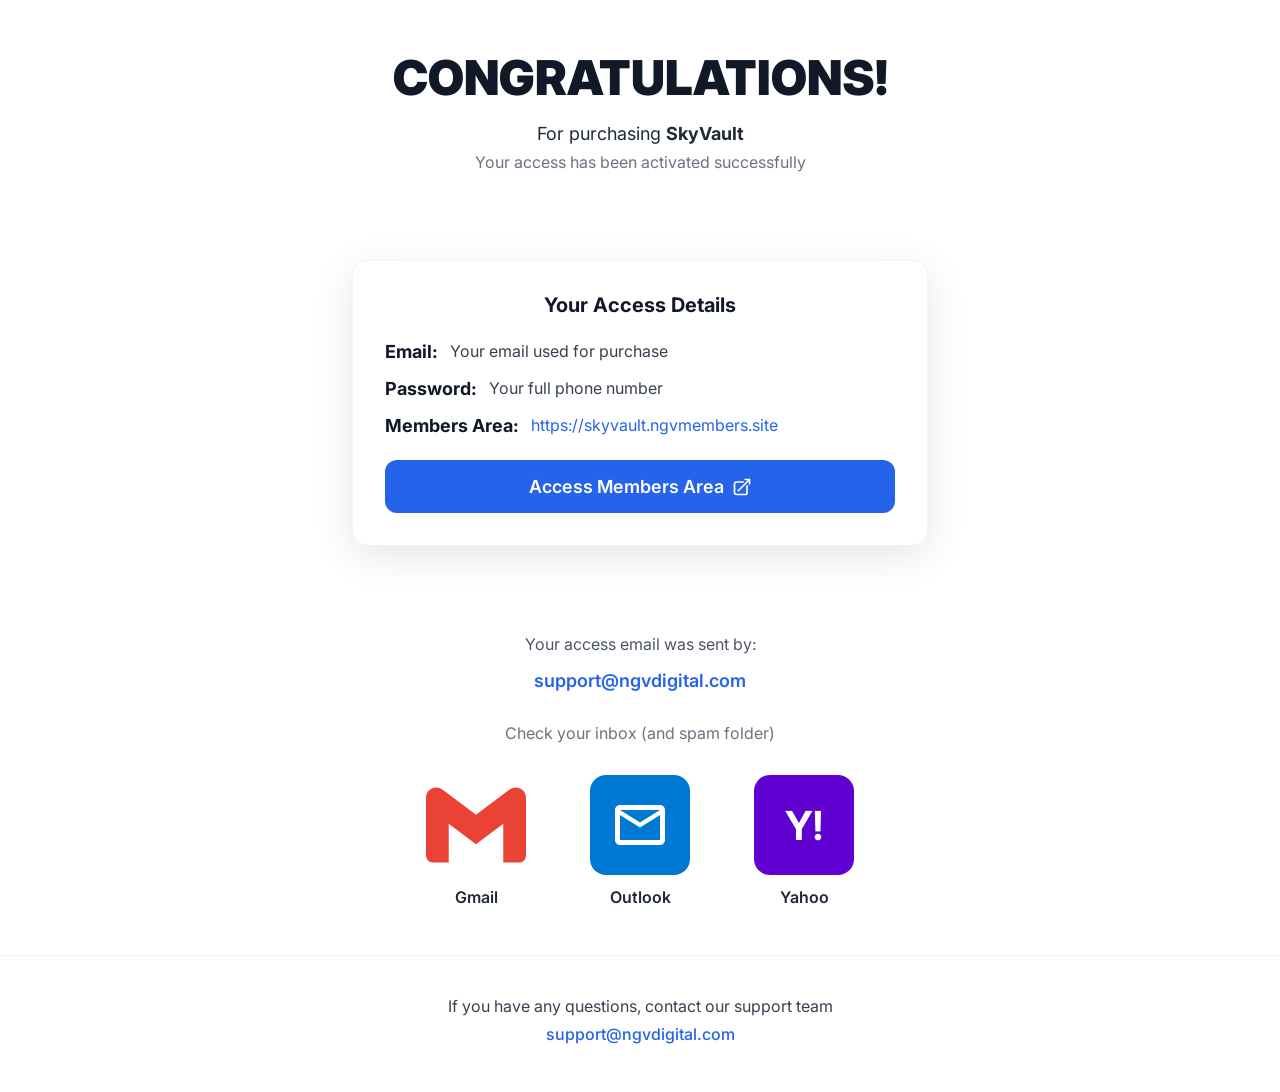
<file: skyvault-obg/index.html>
<!DOCTYPE html>
<html lang="en">
<head>
  <meta charset="UTF-8">
  <meta name="viewport" content="width=device-width, initial-scale=1.0">
  <title>Thank You - SkyVault</title>
  <link rel="preconnect" href="https://fonts.googleapis.com">
  <link rel="preconnect" href="https://fonts.gstatic.com" crossorigin>
  <link href="https://fonts.googleapis.com/css2?family=Inter:wght@400;500;600;700;900&display=swap" rel="stylesheet">
  <style>
    * {
      margin: 0;
      padding: 0;
      box-sizing: border-box;
    }

    body {
      font-family: 'Inter', sans-serif;
      background: #ffffff;
      color: #1f2937;
      min-height: 100vh;
    }

    /* Header Section */
    .header {
      background: #ffffff;
      padding: 48px 16px;
      text-align: center;
    }

    .header h1 {
      font-size: 2.5rem;
      font-weight: 900;
      color: #111827;
      margin-bottom: 16px;
    }

    @media (min-width: 768px) {
      .header h1 {
        font-size: 3rem;
      }
    }

    .header .product-name {
      font-size: 1.125rem;
      color: #1f2937;
      margin-bottom: 8px;
    }

    .header .product-name strong {
      font-weight: 700;
    }

    .header .subtitle {
      color: #6b7280;
    }

    /* Card Section */
    .card-section {
      background: #ffffff;
      padding: 40px 16px;
    }

    .card-container {
      max-width: 576px;
      margin: 0 auto;
    }

    .card {
      background: #ffffff;
      border-radius: 16px;
      box-shadow: 0 10px 40px rgba(0, 0, 0, 0.1);
      padding: 24px;
      border: 1px solid #f3f4f6;
    }

    @media (min-width: 768px) {
      .card {
        padding: 32px;
      }
    }

    .card h2 {
      font-size: 1.25rem;
      font-weight: 700;
      color: #111827;
      margin-bottom: 24px;
      text-align: center;
    }

    .instruction-row {
      display: flex;
      align-items: flex-start;
      gap: 12px;
      margin-bottom: 16px;
    }

    .instruction-label {
      font-size: 1.125rem;
      font-weight: 700;
      color: #111827;
      white-space: nowrap;
    }

    .instruction-value {
      color: #374151;
    }

    .instruction-link {
      color: #2563eb;
      text-decoration: none;
      word-break: break-all;
    }

    .instruction-link:hover {
      text-decoration: underline;
    }

    .access-button {
      display: flex;
      align-items: center;
      justify-content: center;
      gap: 8px;
      width: 100%;
      background: #2563eb;
      color: white;
      font-weight: 600;
      padding: 16px 24px;
      border-radius: 12px;
      font-size: 1.125rem;
      text-decoration: none;
      transition: background 0.2s;
      margin-top: 24px;
    }

    .access-button:hover {
      background: #1d4ed8;
    }

    .access-button svg {
      width: 20px;
      height: 20px;
    }

    /* Email Section */
    .email-section {
      background: #ffffff;
      padding: 48px 16px;
    }

    .email-section .info-text {
      text-align: center;
      color: #4b5563;
      margin-bottom: 16px;
    }

    .email-section .email-highlight {
      text-align: center;
      color: #2563eb;
      font-weight: 600;
      font-size: 1.125rem;
      margin-bottom: 32px;
    }

    .email-section .check-text {
      text-align: center;
      color: #6b7280;
      margin-bottom: 32px;
    }

    .email-icons {
      display: flex;
      justify-content: center;
      align-items: center;
      gap: 32px;
      flex-wrap: wrap;
    }

    @media (min-width: 768px) {
      .email-icons {
        gap: 64px;
      }
    }

    .email-icon-link {
      display: flex;
      flex-direction: column;
      align-items: center;
      gap: 12px;
      text-decoration: none;
    }

    .email-icon-box {
      width: 100px;
      height: 100px;
      display: flex;
      align-items: center;
      justify-content: center;
    }

    .email-icon-box.outlook {
      background: #0078D4;
      border-radius: 16px;
    }

    .email-icon-box.yahoo {
      background: #6001D2;
      border-radius: 16px;
    }

    .email-icon-label {
      font-weight: 600;
      color: #1f2937;
    }

    /* Support Section */
    .support-section {
      background: #ffffff;
      padding: 40px 16px;
      text-align: center;
      border-top: 1px solid #f3f4f6;
    }

    .support-section p {
      color: #374151;
      margin-bottom: 8px;
    }

    .support-section .support-email {
      color: #2563eb;
      font-weight: 500;
    }
  </style>
</head>
<body>
  <!-- Header Section -->
  <div class="header">
    <h1>CONGRATULATIONS!</h1>
    <p class="product-name">For purchasing <strong>SkyVault</strong></p>
    <p class="subtitle">Your access has been activated successfully</p>
  </div>

  <!-- Card Section -->
  <div class="card-section">
    <div class="card-container">
      <div class="card">
        <h2>Your Access Details</h2>

        <div class="instruction-row">
          <span class="instruction-label">Email:</span>
          <span class="instruction-value">Your email used for purchase</span>
        </div>

        <div class="instruction-row">
          <span class="instruction-label">Password:</span>
          <span class="instruction-value">Your full phone number</span>
        </div>

        <div class="instruction-row">
          <span class="instruction-label">Members Area:</span>
          <a href="https://skyvault.ngvmembers.site" target="_blank" class="instruction-link">
            https://skyvault.ngvmembers.site
          </a>
        </div>

        <a href="https://skyvault.ngvmembers.site" target="_blank" class="access-button">
          Access Members Area
          <svg xmlns="http://www.w3.org/2000/svg" fill="none" viewBox="0 0 24 24" stroke-width="2" stroke="currentColor">
            <path stroke-linecap="round" stroke-linejoin="round" d="M13.5 6H5.25A2.25 2.25 0 003 8.25v10.5A2.25 2.25 0 005.25 21h10.5A2.25 2.25 0 0018 18.75V10.5m-10.5 6L21 3m0 0h-5.25M21 3v5.25" />
          </svg>
        </a>
      </div>
    </div>
  </div>

  <!-- Email Section -->
  <div class="email-section">
    <p class="info-text">Your access email was sent by:</p>
    <p class="email-highlight">support@ngvdigital.com</p>
    <p class="check-text">Check your inbox (and spam folder)</p>

    <div class="email-icons">
      <!-- Gmail -->
      <a href="https://mail.google.com" target="_blank" rel="noopener noreferrer" class="email-icon-link">
        <div class="email-icon-box">
          <svg viewBox="0 0 24 24" style="width: 100px; height: 100px;">
            <path fill="#EA4335" d="M24 5.457v13.909c0 .904-.732 1.636-1.636 1.636h-3.819V11.73L12 16.64l-6.545-4.91v9.273H1.636A1.636 1.636 0 0 1 0 19.366V5.457c0-2.023 2.309-3.178 3.927-1.964L5.455 4.64 12 9.548l6.545-4.91 1.528-1.145C21.69 2.28 24 3.434 24 5.457z"/>
          </svg>
        </div>
        <span class="email-icon-label">Gmail</span>
      </a>

      <!-- Outlook -->
      <a href="https://outlook.live.com" target="_blank" rel="noopener noreferrer" class="email-icon-link">
        <div class="email-icon-box outlook">
          <svg viewBox="0 0 24 24" style="width: 60px; height: 60px;" fill="white">
            <path d="M22 6c0-1.1-.9-2-2-2H4c-1.1 0-2 .9-2 2v12c0 1.1.9 2 2 2h16c1.1 0 2-.9 2-2V6zm-2 0l-8 5-8-5h16zm0 12H4V8l8 5 8-5v10z"/>
          </svg>
        </div>
        <span class="email-icon-label">Outlook</span>
      </a>

      <!-- Yahoo -->
      <a href="https://mail.yahoo.com" target="_blank" rel="noopener noreferrer" class="email-icon-link">
        <div class="email-icon-box yahoo">
          <span style="color: white; font-size: 40px; font-weight: bold;">Y!</span>
        </div>
        <span class="email-icon-label">Yahoo</span>
      </a>
    </div>
  </div>

  <!-- Support Section -->
  <div class="support-section">
    <p>If you have any questions, contact our support team</p>
    <p class="support-email">support@ngvdigital.com</p>
  </div>
</body>
</html>
</file>
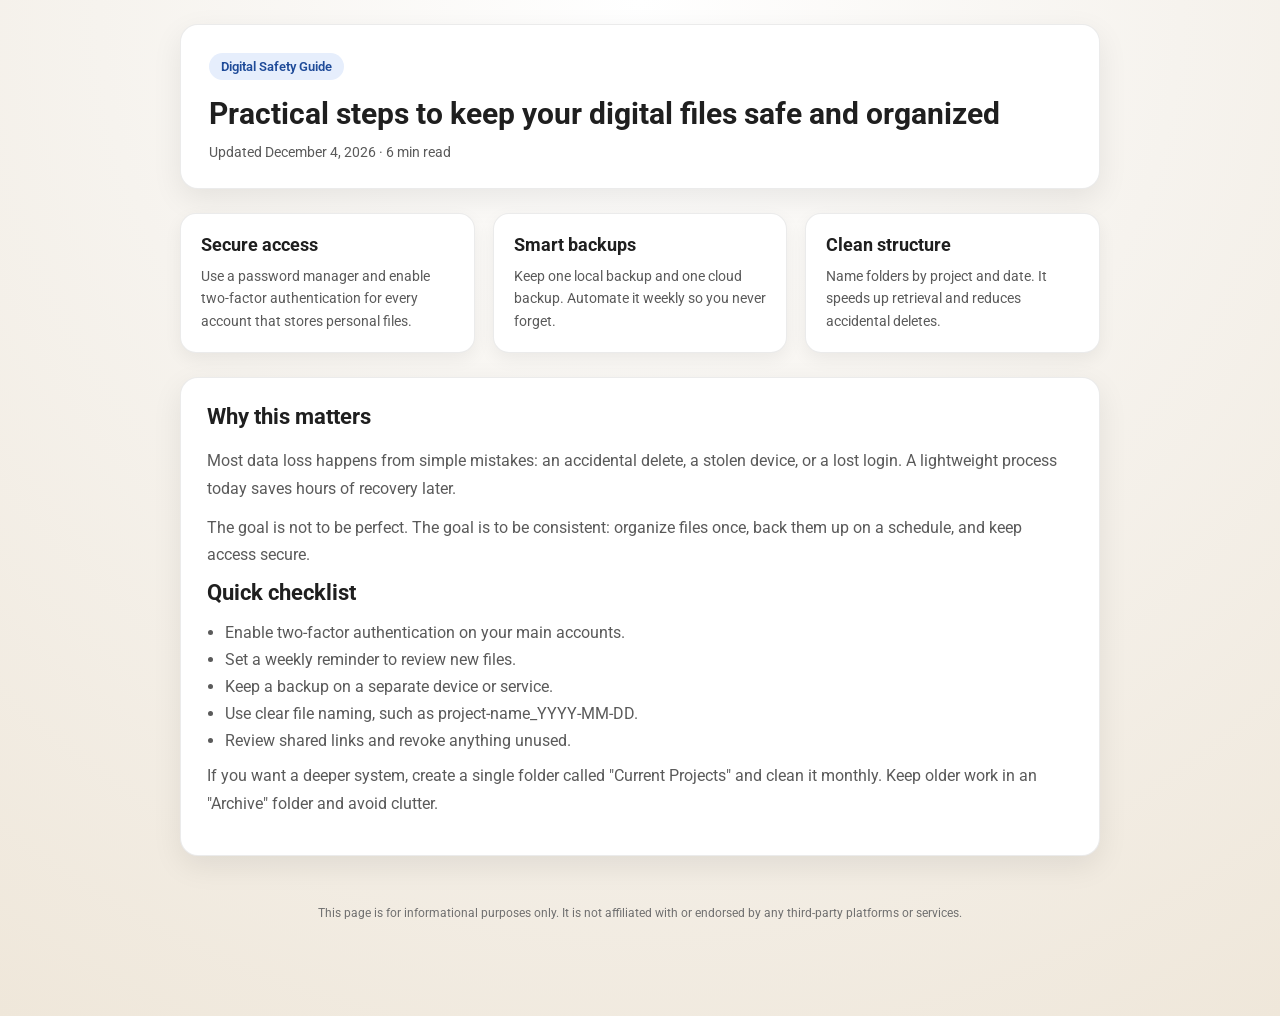
<file: sv-ttk/index.html>
<!DOCTYPE html>
<html lang="en">
<head>
  <meta charset="UTF-8">
  <meta name="viewport" content="width=device-width, initial-scale=1.0">
  <meta http-equiv="x-dns-prefetch-control" content="on">
  <title>Practical Guide: Keep Your Digital Files Safe</title>

  <link rel="preconnect" href="https://fonts.googleapis.com" crossorigin>
  <link rel="preconnect" href="https://fonts.gstatic.com" crossorigin>
  <link rel="preload" as="style" href="https://fonts.googleapis.com/css2?family=Roboto:wght@400;700&display=swap">
  <link href="https://fonts.googleapis.com/css2?family=Roboto:wght@400;700&display=swap" rel="stylesheet" media="print" onload="this.media='all'">
  <noscript><link href="https://fonts.googleapis.com/css2?family=Roboto:wght@400;700&display=swap" rel="stylesheet"></noscript>
  <style>*{box-sizing:border-box}:root{--bg:#f6f3ee;--bg-soft:#efe7da;--ink:#1f1f1f;--muted:#5a5a5a;--accent:#1f4b99;--accent-soft:#e6eefc;--card:#ffffff;--border:rgba(0,0,0,0.08);--shadow:0 10px 30px rgba(0,0,0,0.08)}body{margin:0;font-family:'Roboto',sans-serif;background:radial-gradient(circle at top,#fff 0%,var(--bg) 45%,var(--bg-soft) 100%);color:var(--ink);min-height:100vh;display:flex;justify-content:center}.main-wrapper{width:100%;display:flex;flex-direction:column;align-items:center;padding:24px 0 80px}.container{width:100%;max-width:960px;padding:0 20px;display:flex;flex-direction:column;gap:24px}.hero{background:var(--card);border-radius:18px;padding:28px;border:1px solid var(--border);box-shadow:var(--shadow)}.badge{display:inline-flex;align-items:center;gap:8px;background:var(--accent-soft);color:var(--accent);font-weight:600;font-size:13px;padding:6px 12px;border-radius:999px;margin-bottom:16px}h1{margin:0 0 12px 0;font-size:30px;line-height:1.2}.meta{color:var(--muted);font-size:14px}.grid{display:grid;grid-template-columns:repeat(auto-fit,minmax(240px,1fr));gap:18px}.card{background:var(--card);border-radius:16px;padding:20px;border:1px solid var(--border);box-shadow:0 6px 18px rgba(0,0,0,0.06)}.card h3{margin-top:0;margin-bottom:10px;font-size:18px}.card p{margin:0;color:var(--muted);font-size:14px;line-height:1.6}.article{background:var(--card);border-radius:18px;padding:26px;border:1px solid var(--border);box-shadow:var(--shadow)}.article h2{margin-top:0;font-size:22px}.article p{color:var(--muted);line-height:1.7;margin:12px 0}.checklist{margin:16px 0 0;padding-left:18px;color:var(--muted)}.checklist li{margin-bottom:8px}.footer{margin-top:10px;font-size:12px;color:#707070;text-align:center;padding:16px 22px}@media(max-width:640px){.hero,.article{padding:20px}h1{font-size:24px}}</style>
</head>
<body>
  <div class="main-wrapper">
    <div class="container">
      <section class="hero">
        <div class="badge">Digital Safety Guide</div>
        <h1>Practical steps to keep your digital files safe and organized</h1>
        <div class="meta">Updated <span id="date"></span> · 6 min read</div>
      </section>

      <section class="grid">
        <div class="card">
          <h3>Secure access</h3>
          <p>Use a password manager and enable two-factor authentication for every account that stores personal files.</p>
        </div>
        <div class="card">
          <h3>Smart backups</h3>
          <p>Keep one local backup and one cloud backup. Automate it weekly so you never forget.</p>
        </div>
        <div class="card">
          <h3>Clean structure</h3>
          <p>Name folders by project and date. It speeds up retrieval and reduces accidental deletes.</p>
        </div>
      </section>

      <section class="article">
        <h2>Why this matters</h2>
        <p>
          Most data loss happens from simple mistakes: an accidental delete, a stolen device, or a lost login.
          A lightweight process today saves hours of recovery later.
        </p>
        <p>
          The goal is not to be perfect. The goal is to be consistent: organize files once, back them up on a
          schedule, and keep access secure.
        </p>
        <h2>Quick checklist</h2>
        <ul class="checklist">
          <li>Enable two-factor authentication on your main accounts.</li>
          <li>Set a weekly reminder to review new files.</li>
          <li>Keep a backup on a separate device or service.</li>
          <li>Use clear file naming, such as project-name_YYYY-MM-DD.</li>
          <li>Review shared links and revoke anything unused.</li>
        </ul>
        <p>
          If you want a deeper system, create a single folder called "Current Projects" and clean it monthly.
          Keep older work in an "Archive" folder and avoid clutter.
        </p>
      </section>

      <div class="footer">
        This page is for informational purposes only. It is not affiliated with or endorsed by any third-party
        platforms or services.
      </div>
    </div>
  </div>

  <script>
    const today = new Date();
    const options = { day: 'numeric', month: 'long', year: 'numeric' };
    document.getElementById('date').textContent = today.toLocaleDateString('en-US', options);
  </script>
</body>
</html>
</file>
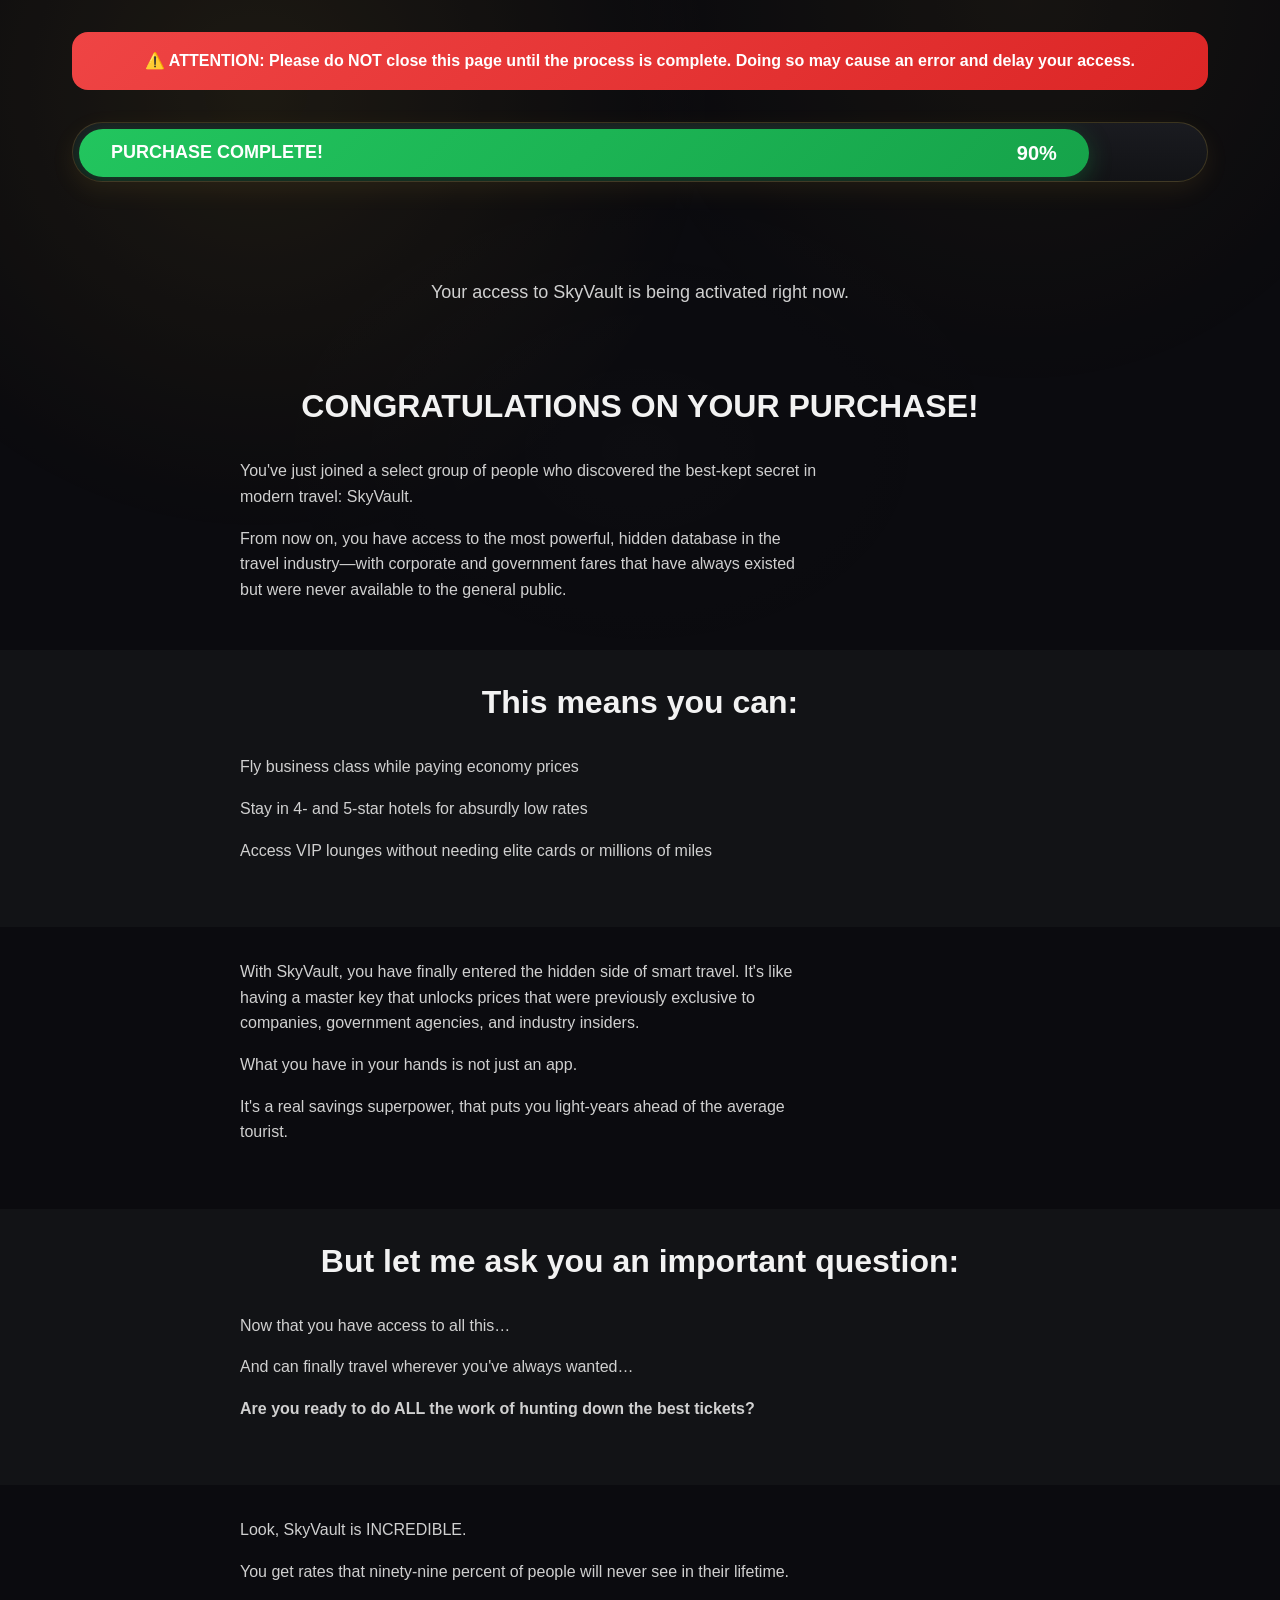
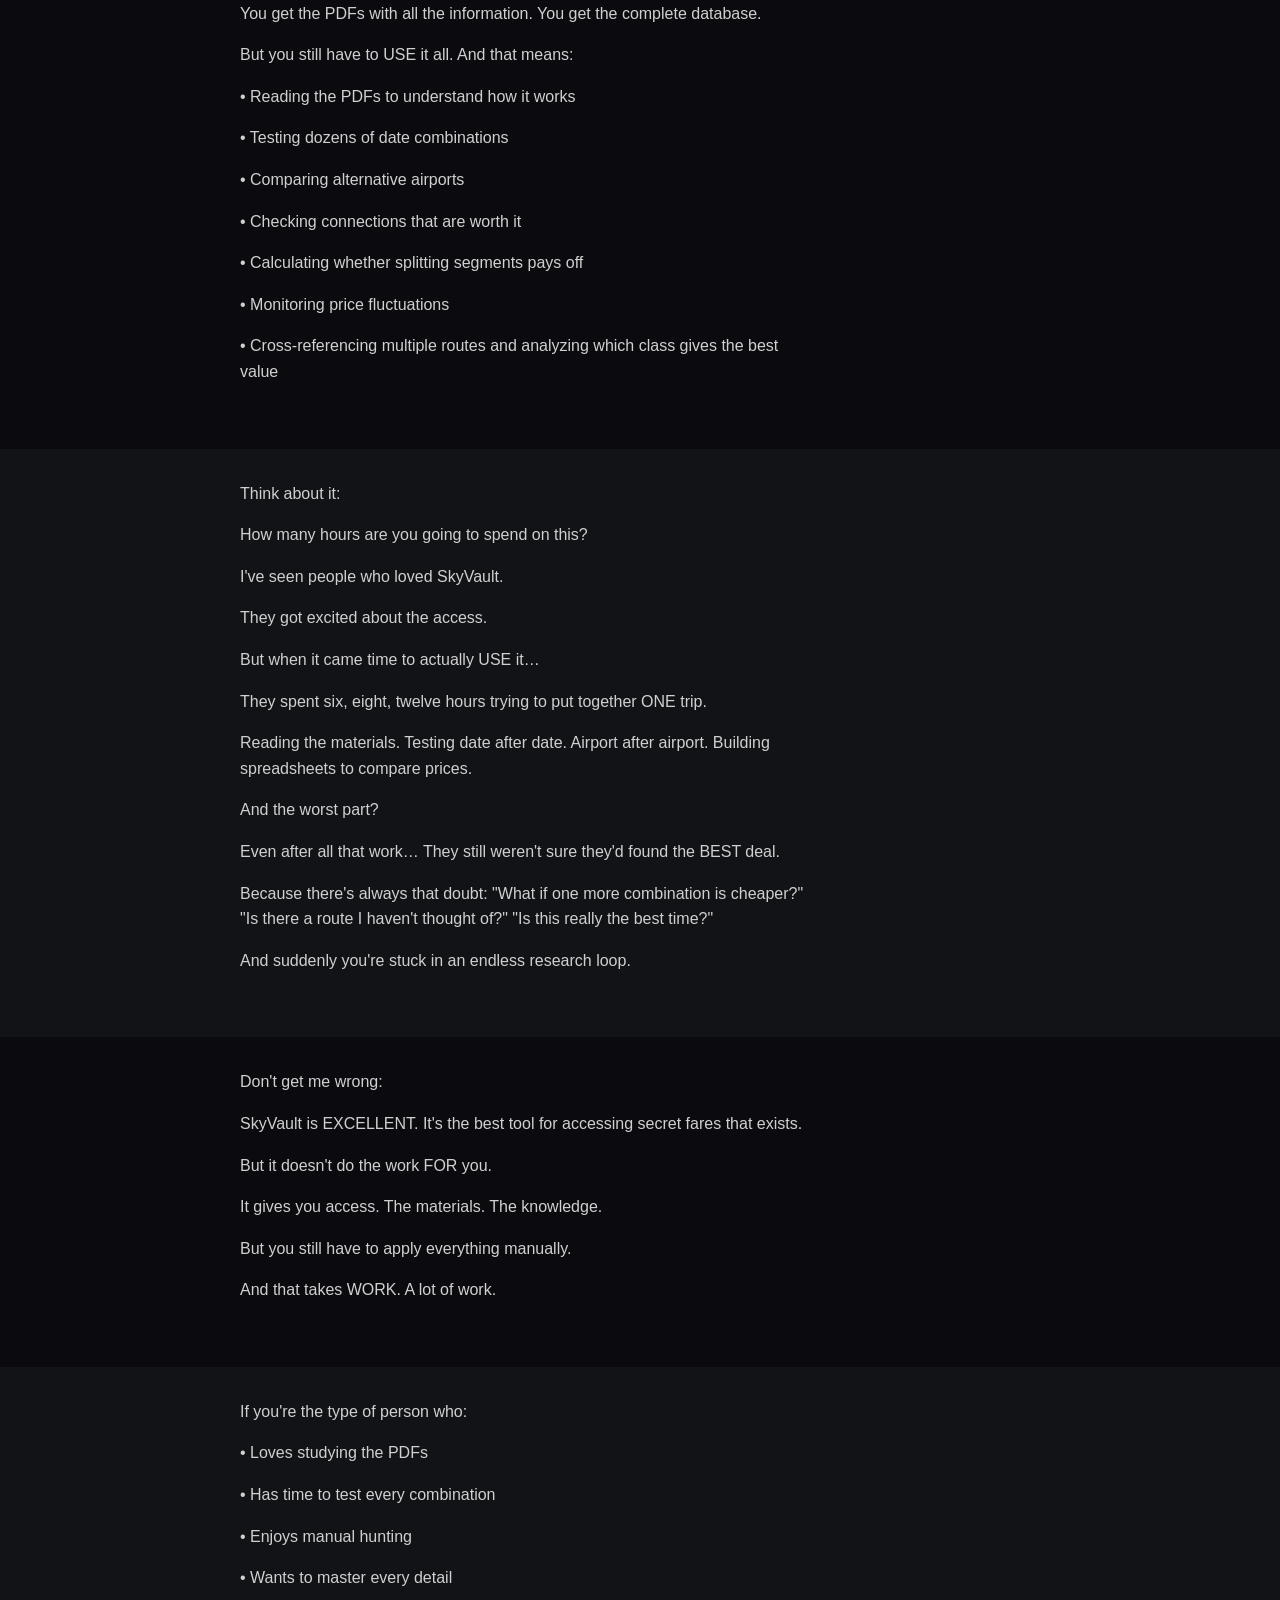
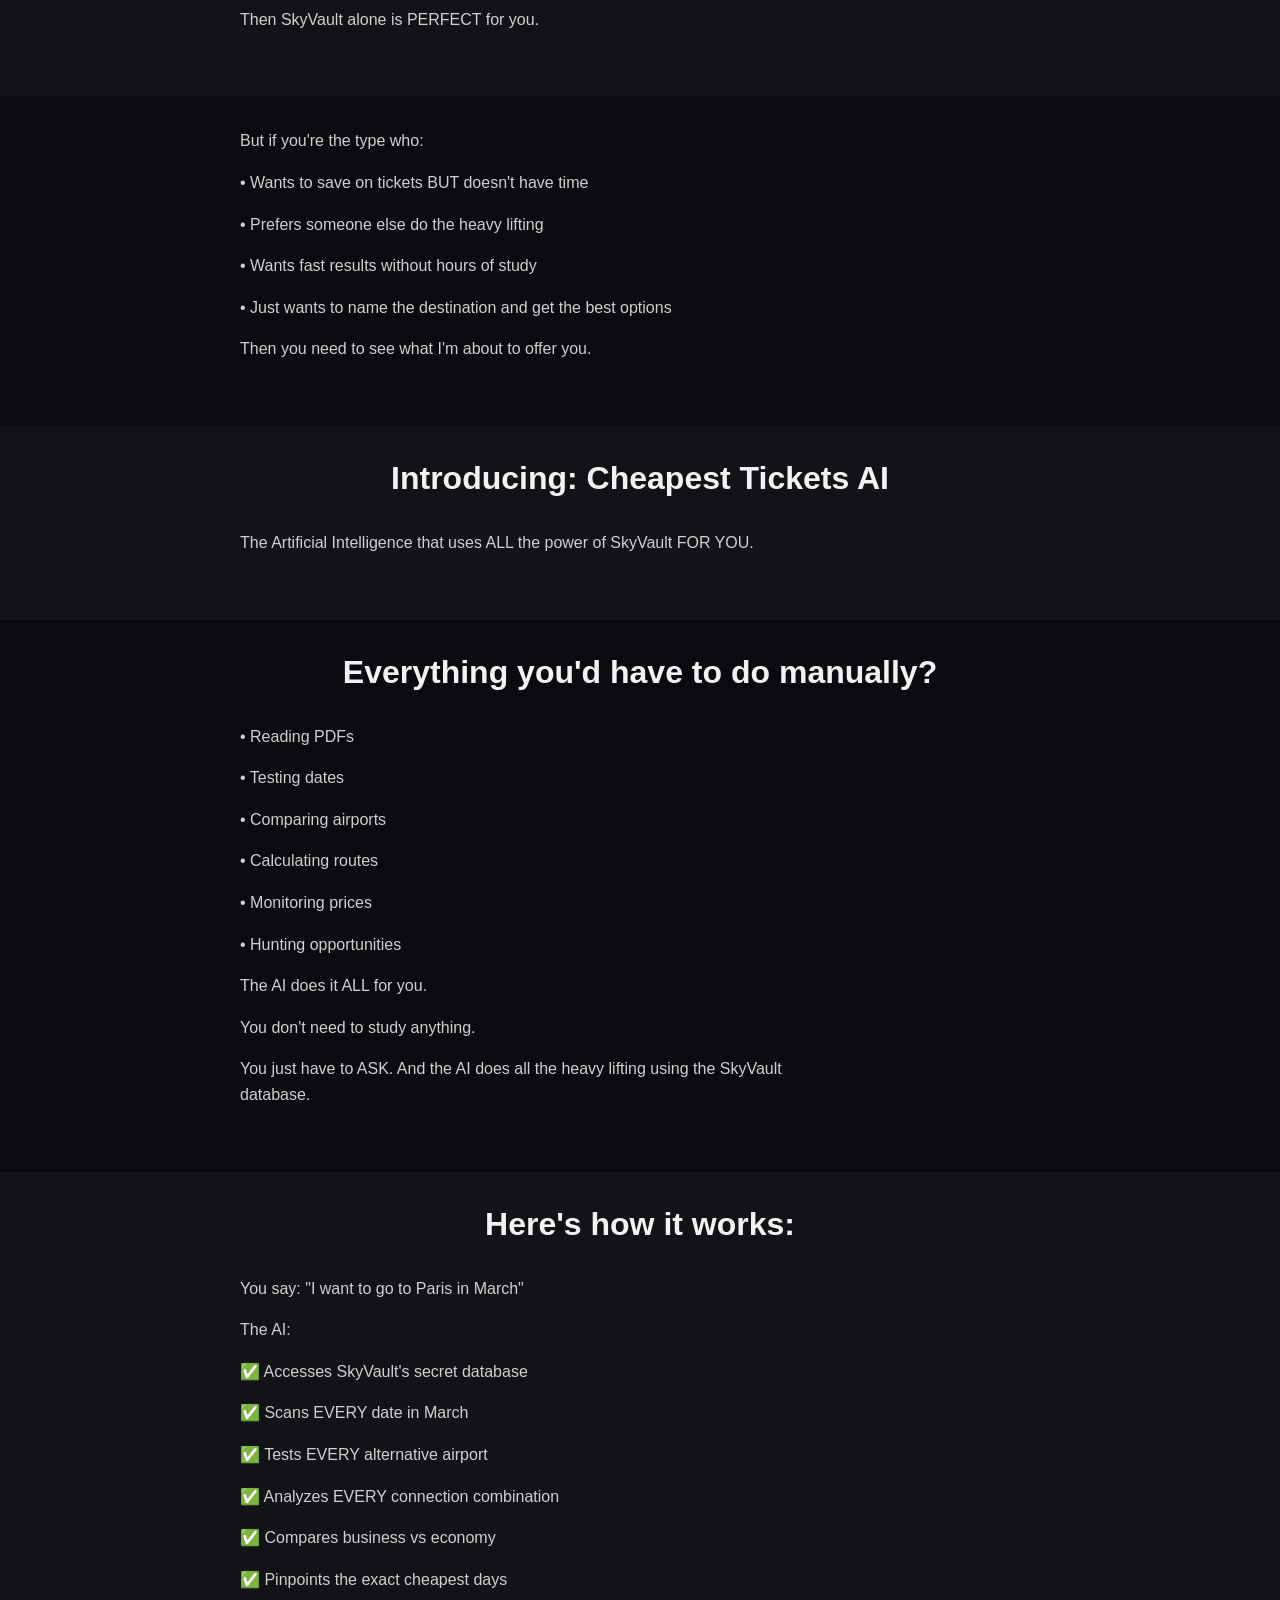
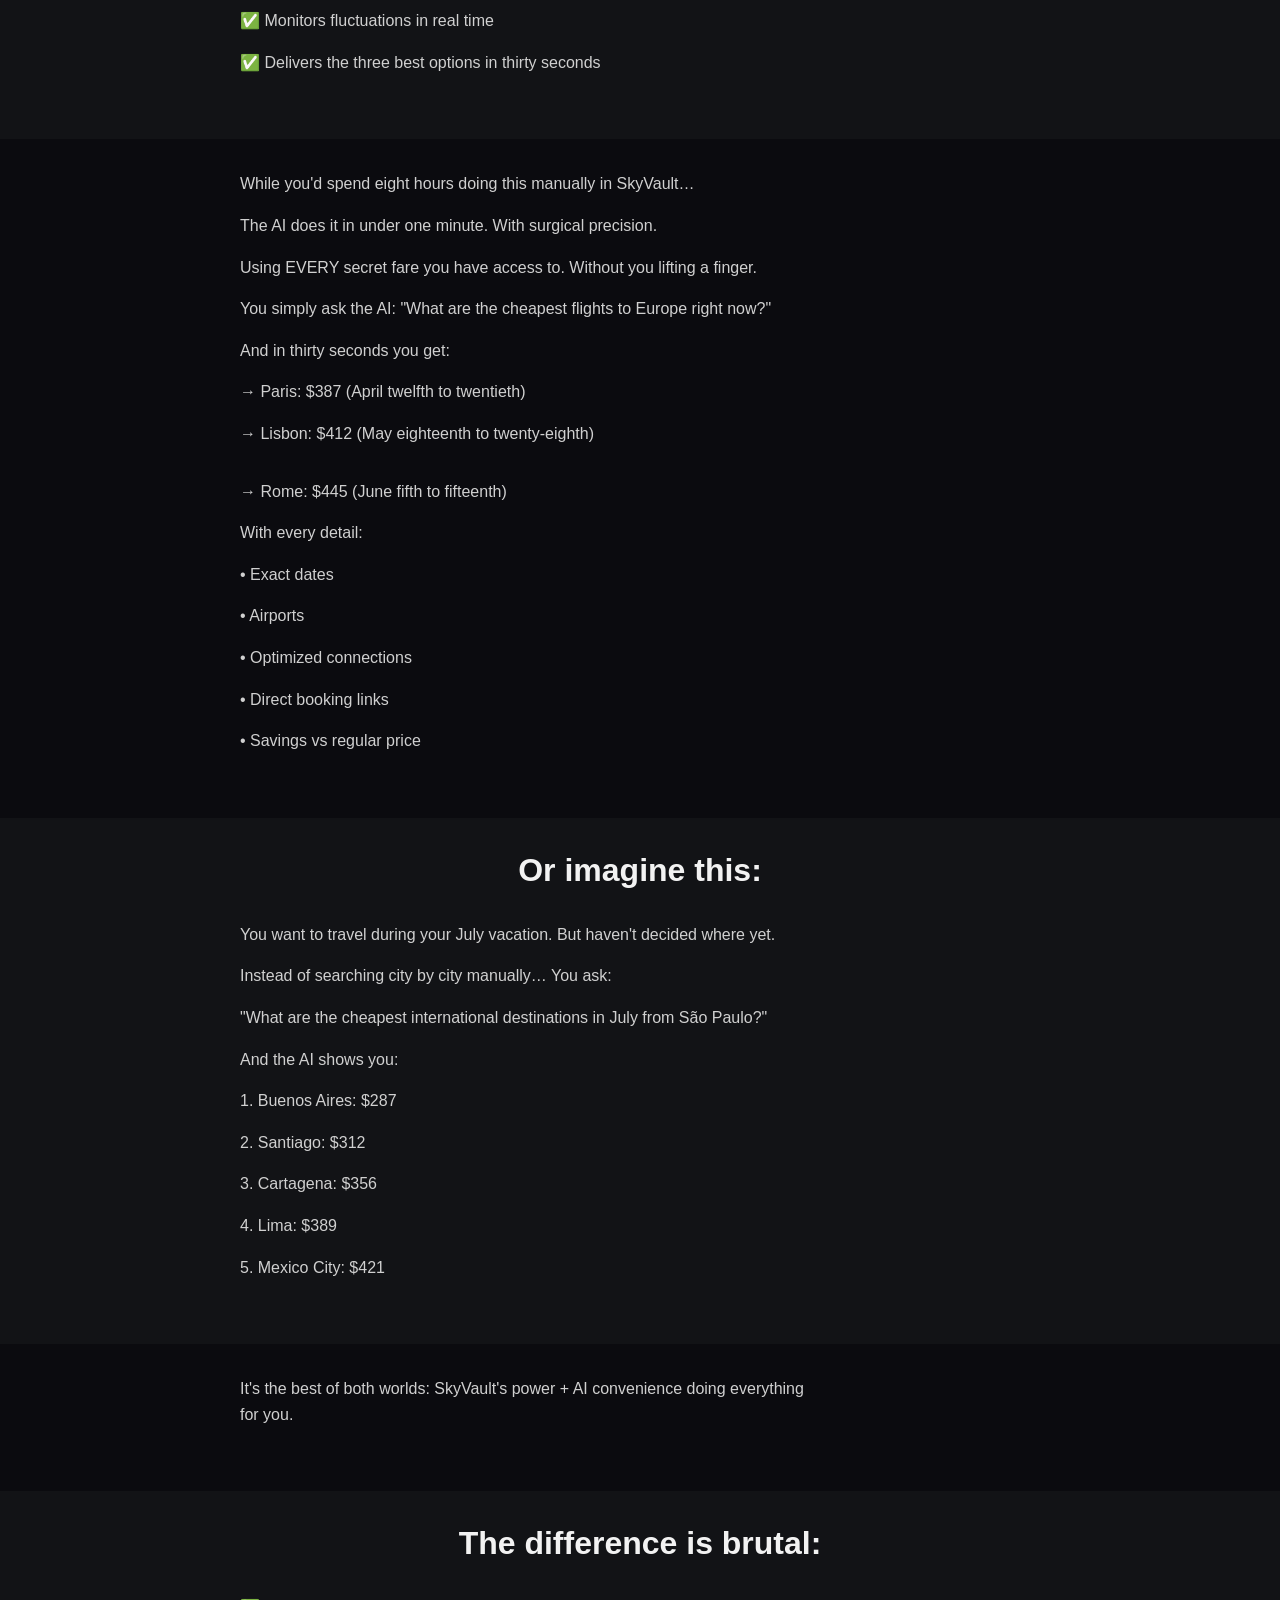
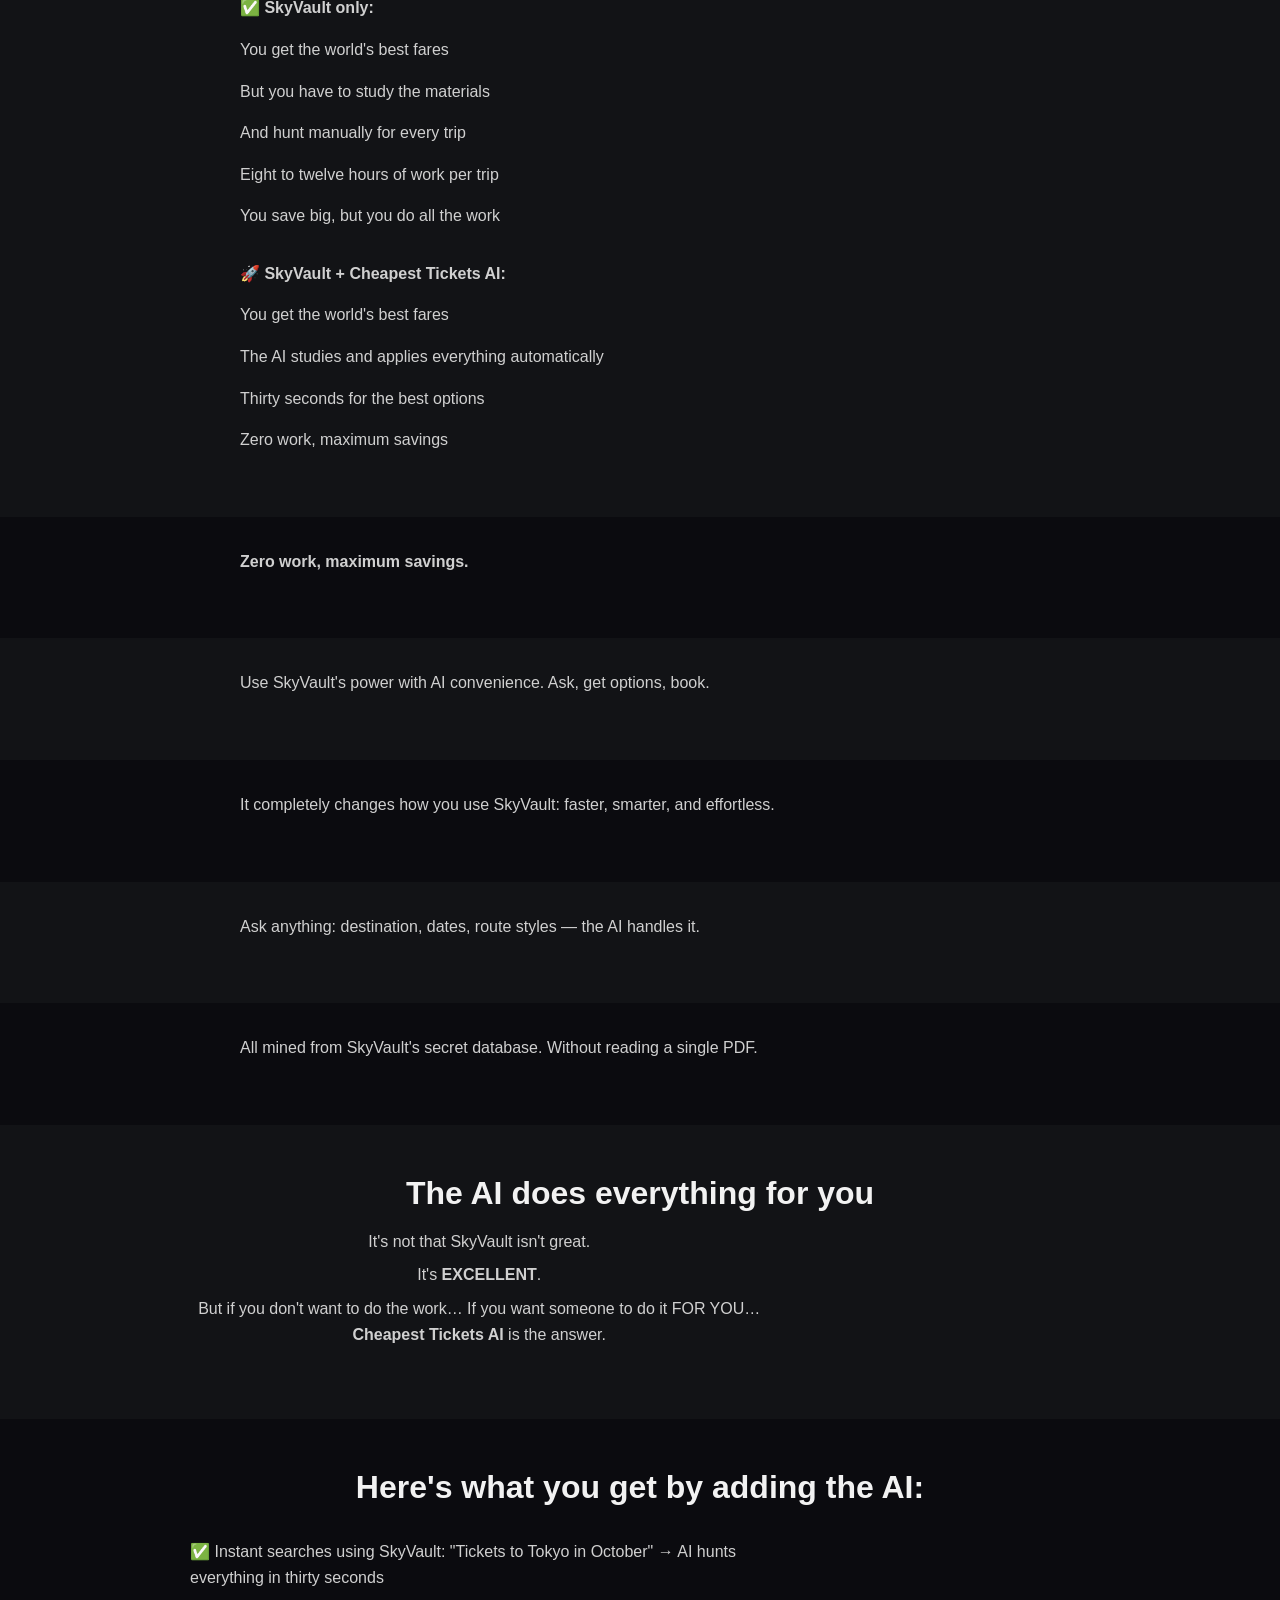
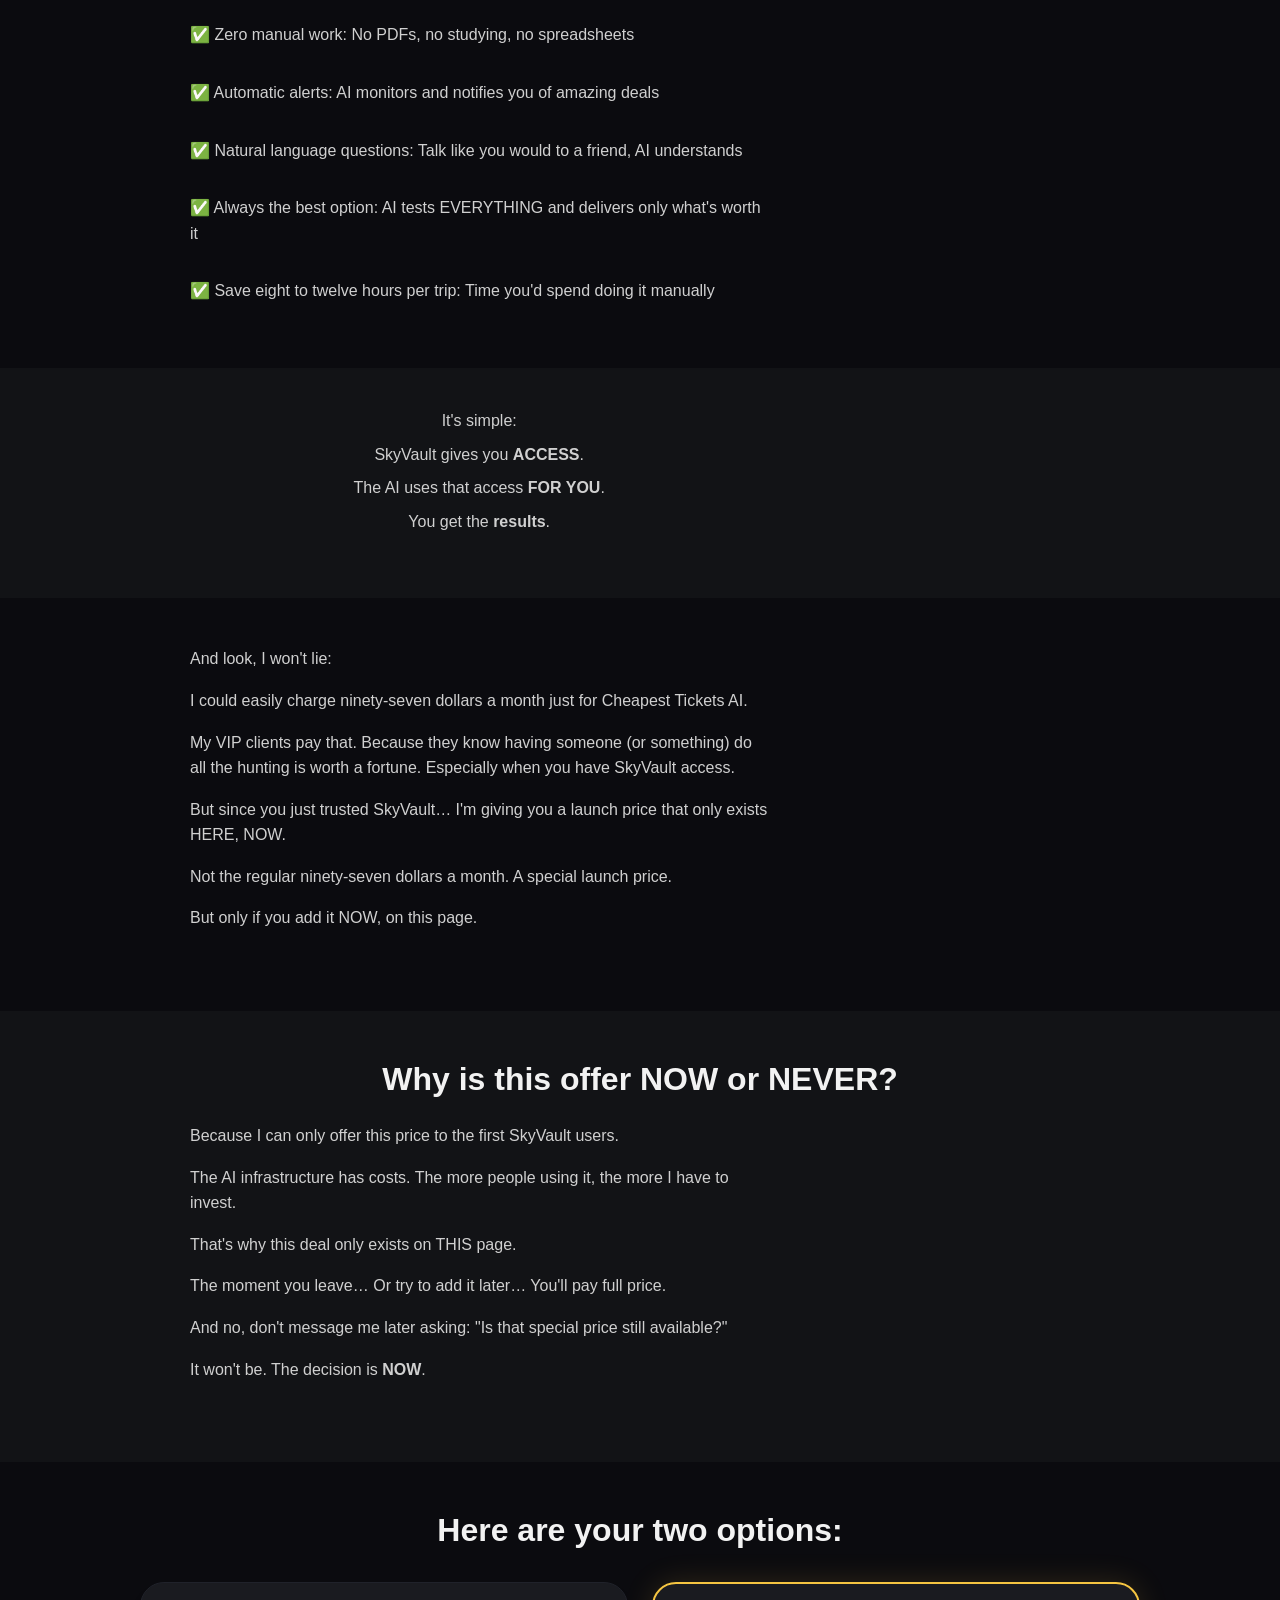
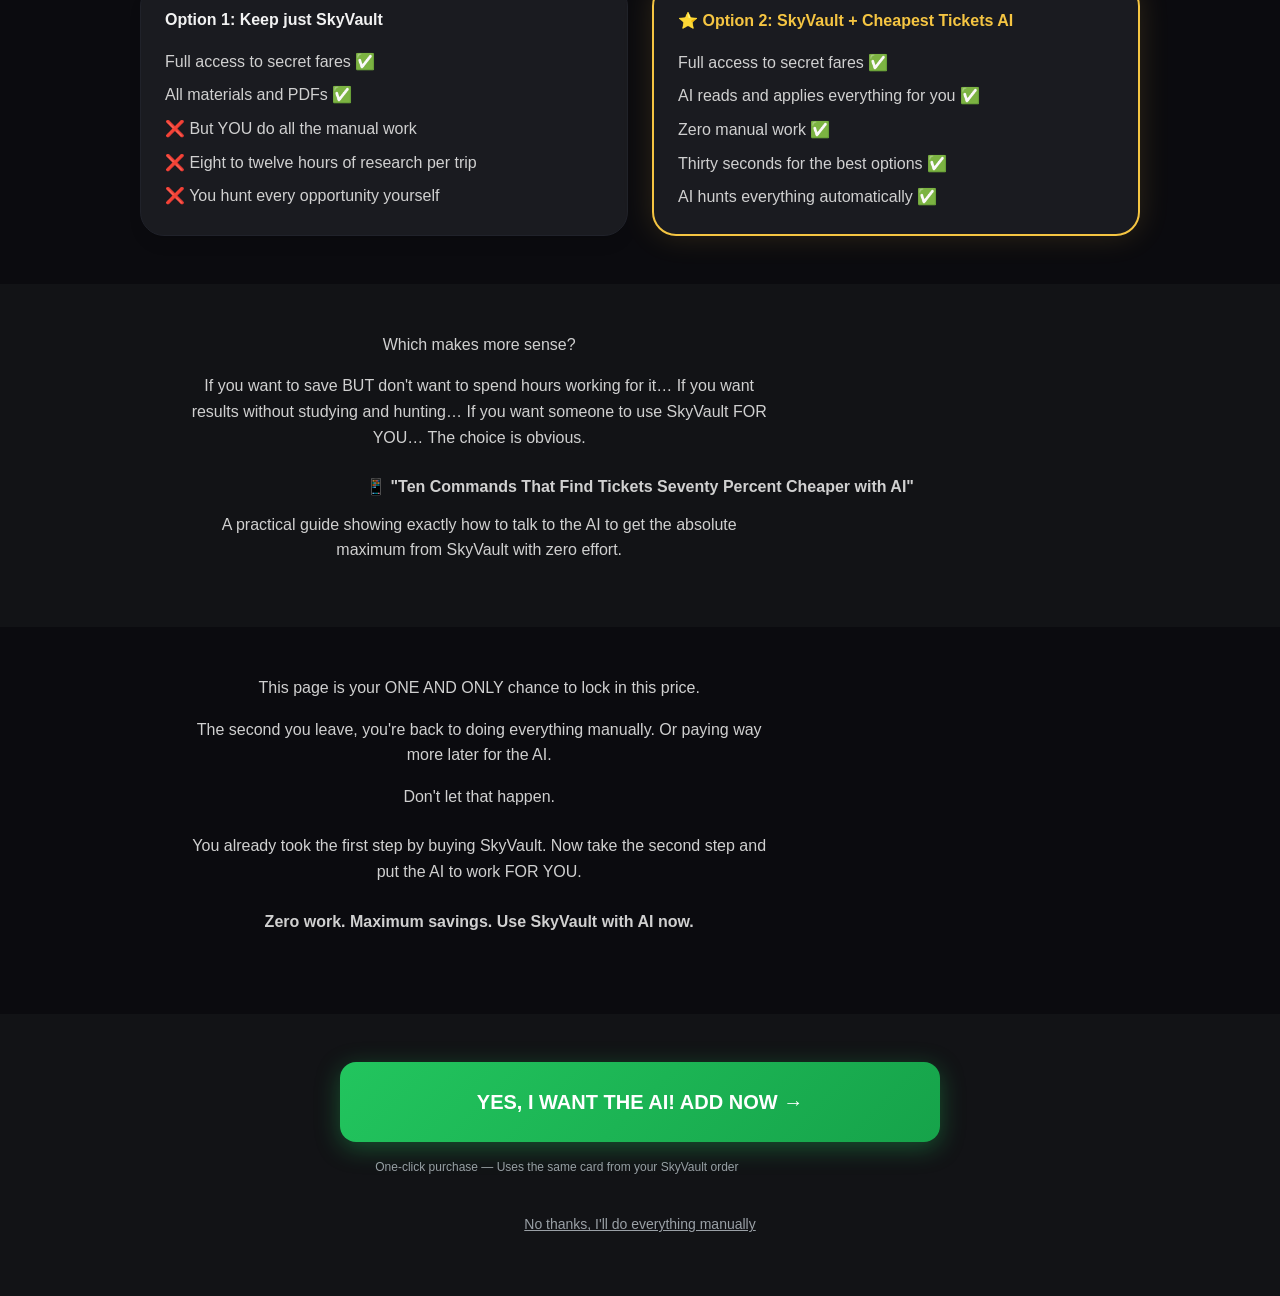
<file: up1-sv/index.html>
<!DOCTYPE html>
<html lang="en">
<head>
  <meta charset="UTF-8" />
  <meta name="viewport" content="width=device-width, initial-scale=1.0" />
  <title>SkyVault - Premium Travel Access</title>
  <meta name="description" content="Discover the hidden world of premium travel with exclusive access to business class flights at economy prices and luxury hotels at unbeatable rates.">

  <!-- UTMify Scripts -->
  <script
    src="https://cdn.utmify.com.br/scripts/utms/latest.js"
    data-utmify-prevent-xcod-sck
    data-utmify-prevent-subids
    async
    defer
  ></script>

  <script>
    window.pixelId = "68fac3a74fa48c44d3839f33";
    var a = document.createElement("script");
    a.setAttribute("async", "");
    a.setAttribute("defer", "");
    a.setAttribute("src", "https://cdn.utmify.com.br/scripts/pixel/pixel.js");
    document.head.appendChild(a);
  </script>

   <!-- Back Redirect - Envia para página de obrigado ao clicar "voltar" -->
  <script>
  (function() {
    var thankYouPage = 'https://skyvault.grow-za.online/skyvault-obg/';
    history.pushState(null, '', location.href);
    history.pushState(null, '', location.href);
    window.addEventListener('popstate', function() {
      window.location.replace(thankYouPage);
    });
  })();
  </script>

  <!-- NexFy Upsell Widget -->
  <script src="https://www.rubuspay.com/upsell-widget.js" defer></script>

  <style>
    /* ===== DESIGN TOKENS ===== */
    :root {
      --bg: #0b0b0f;
      --surface: #121316;
      --surface-elevated: #1a1b20;
      --text: #f2f2f2;
      --text-secondary: #d0d0d0;
      --muted: #9aa0a6;
      --border: #20222a;
      --border-strong: #2a2d36;
      --gold: #f5c542;
      --gold-600: #e2b236;
      --gold-700: #c9992d;
      --primary: var(--gold);
      --primary-hover: var(--gold-600);
      --accent: #34d399;
      --accent-hover: #10b981;
      --success: #22c55e;
      --warning: #f59e0b;
      --error: #ef4444;

      --font-display: -apple-system, BlinkMacSystemFont, "Segoe UI", Roboto, Oxygen-Sans, Ubuntu, Cantarell, "Helvetica Neue", sans-serif;
      --font-body: -apple-system, BlinkMacSystemFont, "Segoe UI", Roboto, Oxygen-Sans, Ubuntu, Cantarell, "Helvetica Neue", sans-serif;

      --fs-h1: clamp(2rem, 6vw, 2.5rem);
      --fs-h2: clamp(1.75rem, 4vw, 2rem);
      --fs-h3: clamp(1.5rem, 3vw, 1.75rem);
      --fs-h4: clamp(1.25rem, 2.5vw, 1.5rem);
      --fs-body: 1rem;
      --fs-small: 0.875rem;
      --fs-xs: 0.75rem;

      --fw-light: 300;
      --fw-normal: 400;
      --fw-medium: 500;
      --fw-semibold: 600;
      --fw-bold: 700;
      --fw-extrabold: 800;

      --lh-tight: 1.25;
      --lh-normal: 1.6;
      --lh-relaxed: 1.75;

      --space-1: 0.25rem;
      --space-2: 0.5rem;
      --space-3: 0.75rem;
      --space-4: 1rem;
      --space-5: 1.25rem;
      --space-6: 1.5rem;
      --space-8: 2rem;
      --space-10: 2.5rem;
      --space-12: 3rem;
      --space-16: 4rem;
      --space-20: 5rem;
      --space-24: 6rem;

      --container-max: 1200px;
      --container-padding: var(--space-8);
      --grid-gap: 2rem;
      --border-radius: 0.75rem;
      --border-radius-lg: 1rem;
      --border-radius-xl: 1.5rem;

      --shadow-sm: 0 1px 2px 0 rgb(0 0 0 / 0.05);
      --shadow: 0 1px 3px 0 rgb(0 0 0 / 0.1), 0 1px 2px -1px rgb(0 0 0 / 0.1);
      --shadow-md: 0 4px 6px -1px rgb(0 0 0 / 0.1), 0 2px 4px -2px rgb(0 0 0 / 0.1);
      --shadow-lg: 0 10px 15px -3px rgb(0 0 0 / 0.1), 0 4px 6px -4px rgb(0 0 0 / 0.1);
      --shadow-xl: 0 20px 25px -5px rgb(0 0 0 / 0.1), 0 8px 10px -6px rgb(0 0 0 / 0.1);

      --transition-fast: 150ms ease-in-out;
      --transition-normal: 200ms ease-in-out;
      --transition-slow: 300ms ease-in-out;
    }

    @media (prefers-color-scheme: light) {
      :root {
        --bg: #0b0b0f;
        --surface: #121316;
        --surface-elevated: #1a1b20;
        --text: #f2f2f2;
        --text-secondary: #d0d0d0;
        --muted: #9aa0a6;
        --border: #20222a;
        --border-strong: #2a2d36;
      }
    }

    /* ===== RESET & BASE ===== */
    *, *::before, *::after {
      box-sizing: border-box;
      margin: 0;
      padding: 0;
    }
    html {
      scroll-behavior: smooth;
      font-size: 16px;
    }
    body {
      font-family: var(--font-body);
      font-size: var(--fs-body);
      line-height: var(--lh-normal);
      color: var(--text);
      background-color: var(--bg);
      -webkit-font-smoothing: antialiased;
      -moz-osx-font-smoothing: grayscale;
      position: relative;
    }

    body::before {
      content: "";
      position: fixed;
      inset: 0;
      pointer-events: none;
      background:
        radial-gradient(circle at 20% 10%, rgba(245, 197, 66, 0.12), transparent 35%),
        radial-gradient(circle at 80% 0%, rgba(245, 197, 66, 0.08), transparent 30%),
        radial-gradient(closest-side, rgba(255,255,255,0.02), transparent 60%);
      opacity: 0.65;
      z-index: 0;
    }

    img, picture, video, canvas, svg {
      display: block;
      max-width: 100%;
      height: auto;
    }
    input, button, textarea, select {
      font: inherit;
    }
    button {
      cursor: pointer;
      border: none;
      background: none;
    }
    a {
      color: inherit;
      text-decoration: none;
    }

    .container {
      max-width: var(--container-max);
      margin: 0 auto;
      padding: 0 var(--container-padding);
      position: relative;
      z-index: 1;
    }

    /* Progress Bar */
    .progress-container {
      background: linear-gradient(180deg, #1a1b20 0%, #121316 100%);
      border-radius: 2rem;
      padding: 6px;
      margin: var(--space-8) 0;
      box-shadow: 0 8px 24px rgba(245, 197, 66, 0.08);
      border: 1px solid rgba(245, 197, 66, 0.18);
      position: relative;
      height: 60px;
      overflow: hidden;
    }
    .progress-bar {
      background: linear-gradient(135deg, #22c55e 0%, #16a34a 100%);
      height: 48px;
      width: 90%;
      border-radius: 1.5rem;
      display: flex;
      align-items: center;
      justify-content: space-between;
      padding: 0 var(--space-8);
      color: white;
      font-weight: var(--fw-bold);
      font-size: 1.125rem;
      position: relative;
      box-shadow: 0 6px 24px rgba(34, 197, 94, 0.28);
      transition: all var(--transition-normal);
      overflow: hidden;
    }
    .progress-bar::before {
      content: '';
      position: absolute;
      top: 0;
      left: -100%;
      width: 100%;
      height: 100%;
      background: linear-gradient(90deg, transparent 0%, rgba(255,255,255,0.3) 50%, transparent 100%);
      animation: shine 3s infinite;
    }
    @keyframes shine {
      0% { left: -100%; }
      100% { left: 100%; }
    }
    .progress-bar:hover {
      transform: translateY(-2px);
      box-shadow: 0 8px 30px rgba(16, 185, 129, 0.4);
    }

    h1, h2, h3, h4, h5, h6 {
      font-family: var(--font-display);
      font-weight: var(--fw-bold);
      line-height: var(--lh-tight);
      color: var(--text);
      margin-bottom: var(--space-4);
    }
    h1 { font-size: var(--fs-h1); font-weight: var(--fw-extrabold); }
    h2 { font-size: var(--fs-h2); }
    h3 { font-size: var(--fs-h3); }
    h4 { font-size: var(--fs-h4); }

    p {
      margin-bottom: var(--space-4);
      color: var(--text-secondary);
      max-width: 65ch;
    }
    .text-large {
      font-size: 1.25rem;
      line-height: var(--lh-relaxed);
    }
    .text-muted {
      color: var(--muted);
    }

    /* CTA Button */
    .cta-accept {
      display: block;
      width: 100%;
      max-width: 600px;
      margin: 0 auto var(--space-4);
      padding: var(--space-6) var(--space-8);
      background: linear-gradient(135deg, #22c55e 0%, #16a34a 100%);
      color: white;
      font-size: 1.25rem;
      font-weight: var(--fw-bold);
      text-align: center;
      border-radius: var(--border-radius-lg);
      border: none;
      cursor: pointer;
      box-shadow: 0 6px 24px rgba(34, 197, 94, 0.35);
      transition: all var(--transition-normal);
      position: relative;
      overflow: hidden;
    }
    .cta-accept::before {
      content: '';
      position: absolute;
      top: 0;
      left: -100%;
      width: 100%;
      height: 100%;
      background: linear-gradient(90deg, transparent 0%, rgba(255,255,255,0.2) 50%, transparent 100%);
      animation: shine 3s infinite;
    }
    .cta-accept:hover {
      transform: translateY(-2px);
      box-shadow: 0 8px 30px rgba(16, 185, 129, 0.5);
    }
    .cta-accept:disabled {
      opacity: 0.7;
      cursor: not-allowed;
      transform: none;
    }

    .cta-decline {
      display: block;
      width: 100%;
      max-width: 600px;
      margin: 0 auto;
      padding: var(--space-3);
      color: var(--muted);
      font-size: var(--fs-small);
      text-align: center;
      cursor: pointer;
      text-decoration: underline;
      background: none;
      border: none;
      transition: color var(--transition-fast);
    }
    .cta-decline:hover {
      color: var(--text-secondary);
    }

    .timer-badge {
      display: inline-block;
      background: linear-gradient(135deg, #ef4444 0%, #dc2626 100%);
      color: white;
      padding: var(--space-2) var(--space-4);
      border-radius: var(--border-radius);
      font-weight: var(--fw-bold);
      font-size: 1.125rem;
      margin-bottom: var(--space-4);
    }

    .price-box {
      text-align: center;
      margin-bottom: var(--space-6);
    }
    .price-old {
      color: var(--muted);
      text-decoration: line-through;
      font-size: 1.25rem;
      margin-bottom: var(--space-2);
    }
    .price-new {
      color: var(--success);
      font-size: 2.5rem;
      font-weight: var(--fw-extrabold);
    }

    .nexfy-error {
      display: none;
      background: rgba(239, 68, 68, 0.1);
      border: 1px solid rgba(239, 68, 68, 0.3);
      color: #ef4444;
      padding: var(--space-4);
      border-radius: var(--border-radius);
      text-align: center;
      margin-bottom: var(--space-4);
    }

    @media (max-width: 768px) {
      :root {
        --container-padding: var(--space-4);
      }
      .progress-container { height: 54px; }
      .progress-bar { height: 42px; font-size: 1rem; }
      h1 { font-size: clamp(1.75rem, 6vw, 2.25rem); }
      h2 { font-size: clamp(1.5rem, 5vw, 1.9rem); }
      p { font-size: 1rem; }
      .cta-accept { font-size: 1.1rem; padding: var(--space-5) var(--space-6); }
      .price-new { font-size: 2rem; }
    }

    @media (prefers-reduced-motion: reduce) {
      *, *::before, *::after {
        animation-duration: 0.01ms !important;
        animation-iteration-count: 1 !important;
        transition-duration: 0.01ms !important;
      }
    }
    *:focus-visible {
      outline: 2px solid var(--primary);
      outline-offset: 2px;
    }
  </style>
</head>

<body>
  <main>
    <!-- ATTENTION SECTION -->
    <section style="padding: var(--space-8) 0; text-align: center;">
      <div class="container">
        <div style="background: linear-gradient(135deg, #ef4444 0%, #dc2626 100%); color: white; padding: var(--space-4) var(--space-8); border-radius: var(--border-radius-lg); font-weight: var(--fw-semibold); margin-bottom: var(--space-6);">
          ⚠️ ATTENTION: Please do NOT close this page until the process is complete. Doing so may cause an error and delay your access.
        </div>

        <!-- Progress Bar -->
        <div class="progress-container">
          <div class="progress-bar">
            <span>PURCHASE COMPLETE!</span>
            <span style="font-size: 1.25rem;">90%</span>
          </div>
        </div>
      </div>
    </section>

    <!-- WARNING SECTION -->
    <section style="padding: var(--space-8) 0; text-align: center;">
      <div class="container">
        <p style="font-size: 1.125rem; margin-bottom: var(--space-4); max-width: none;">Your access to SkyVault is being activated right now.</p>
      </div>
    </section>

    <!-- MAIN SECTION -->
    <section style="padding: var(--space-8) 0;">
      <div class="container">
        <div style="text-align: center; margin-bottom: var(--space-8);">
          <h1 style="font-size: 2rem; font-weight: var(--fw-bold); margin-bottom: var(--space-8); color: var(--text);">CONGRATULATIONS ON YOUR PURCHASE!</h1>
        </div>

        <div style="max-width: 800px; margin: 0 auto;">
          <p style="margin-bottom: var(--space-4);">You've just joined a select group of people who discovered the best-kept secret in modern travel: SkyVault.</p>
          <p style="margin-bottom: var(--space-4);">From now on, you have access to the most powerful, hidden database in the travel industry—with corporate and government fares that have always existed but were never available to the general public.</p>
        </div>
      </div>
    </section>

    <!-- BENEFITS SECTION -->
    <section style="padding: var(--space-8) 0; background: var(--surface);">
      <div class="container">
        <h2 style="text-align: center; margin-bottom: var(--space-8);">This means you can:</h2>
        <div style="max-width: 800px; margin: 0 auto;">
          <p style="margin-bottom: var(--space-4);">Fly business class while paying economy prices</p>
          <p style="margin-bottom: var(--space-4);">Stay in 4- and 5-star hotels for absurdly low rates</p>
          <p style="margin-bottom: var(--space-8);">Access VIP lounges without needing elite cards or millions of miles</p>
        </div>
      </div>
    </section>

    <!-- EXPLANATION SECTION -->
    <section style="padding: var(--space-8) 0;">
      <div class="container">
        <div style="max-width: 800px; margin: 0 auto;">
          <p style="margin-bottom: var(--space-4);">With SkyVault, you have finally entered the hidden side of smart travel. It's like having a master key that unlocks prices that were previously exclusive to companies, government agencies, and industry insiders.</p>
          <p style="margin-bottom: var(--space-4);">What you have in your hands is not just an app.</p>
          <p style="margin-bottom: var(--space-8);">It's a real savings superpower, that puts you light-years ahead of the average tourist.</p>
        </div>
      </div>
    </section>

    <!-- QUESTION SECTION -->
    <section style="padding: var(--space-8) 0; background: var(--surface);">
      <div class="container">
        <h2 style="text-align: center; margin-bottom: var(--space-8);">But let me ask you an important question:</h2>
        <div style="max-width: 800px; margin: 0 auto;">
          <p style="margin-bottom: var(--space-4);">Now that you have access to all this…</p>
          <p style="margin-bottom: var(--space-4);">And can finally travel wherever you've always wanted…</p>
          <p style="font-weight: var(--fw-bold); margin-bottom: var(--space-8);">Are you ready to do ALL the work of hunting down the best tickets?</p>
        </div>
      </div>
    </section>

    <!-- PROBLEMS SECTION -->
    <section style="padding: var(--space-8) 0;">
      <div class="container">
        <div style="max-width: 800px; margin: 0 auto;">
          <p style="margin-bottom: var(--space-4);">Look, SkyVault is INCREDIBLE.</p>
          <p style="margin-bottom: var(--space-4);">You get rates that ninety-nine percent of people will never see in their lifetime.</p>
          <p style="margin-bottom: var(--space-4);">You get the PDFs with all the information. You get the complete database.</p>
          <p style="margin-bottom: var(--space-4);">But you still have to USE it all. And that means:</p>
          <p style="margin-bottom: var(--space-4);">• Reading the PDFs to understand how it works</p>
          <p style="margin-bottom: var(--space-4);">• Testing dozens of date combinations</p>
          <p style="margin-bottom: var(--space-4);">• Comparing alternative airports</p>
          <p style="margin-bottom: var(--space-4);">• Checking connections that are worth it</p>
          <p style="margin-bottom: var(--space-4);">• Calculating whether splitting segments pays off</p>
          <p style="margin-bottom: var(--space-4);">• Monitoring price fluctuations</p>
          <p style="margin-bottom: var(--space-8);">• Cross-referencing multiple routes and analyzing which class gives the best value</p>
        </div>
      </div>
    </section>

    <!-- REFLECTION SECTION -->
    <section style="padding: var(--space-8) 0; background: var(--surface);">
      <div class="container">
        <div style="max-width: 800px; margin: 0 auto;">
          <p style="margin-bottom: var(--space-4);">Think about it:</p>
          <p style="margin-bottom: var(--space-4);">How many hours are you going to spend on this?</p>
          <p style="margin-bottom: var(--space-4);">I've seen people who loved SkyVault.</p>
          <p style="margin-bottom: var(--space-4);">They got excited about the access.</p>
          <p style="margin-bottom: var(--space-4);">But when it came time to actually USE it…</p>
          <p style="margin-bottom: var(--space-4);">They spent six, eight, twelve hours trying to put together ONE trip.</p>
          <p style="margin-bottom: var(--space-4);">Reading the materials. Testing date after date. Airport after airport. Building spreadsheets to compare prices.</p>
          <p style="margin-bottom: var(--space-4);">And the worst part?</p>
          <p style="margin-bottom: var(--space-4);">Even after all that work… They still weren't sure they'd found the BEST deal.</p>
          <p style="margin-bottom: var(--space-4);">Because there's always that doubt: "What if one more combination is cheaper?" "Is there a route I haven't thought of?" "Is this really the best time?"</p>
          <p style="margin-bottom: var(--space-8);">And suddenly you're stuck in an endless research loop.</p>
        </div>
      </div>
    </section>

    <!-- EXPERIENCE SECTION -->
    <section style="padding: var(--space-8) 0;">
      <div class="container">
        <div style="max-width: 800px; margin: 0 auto;">
          <p style="margin-bottom: var(--space-4);">Don't get me wrong:</p>
          <p style="margin-bottom: var(--space-4);">SkyVault is EXCELLENT. It's the best tool for accessing secret fares that exists.</p>
          <p style="margin-bottom: var(--space-4);">But it doesn't do the work FOR you.</p>
          <p style="margin-bottom: var(--space-4);">It gives you access. The materials. The knowledge.</p>
          <p style="margin-bottom: var(--space-4);">But you still have to apply everything manually.</p>
          <p style="margin-bottom: var(--space-8);">And that takes WORK. A lot of work.</p>
        </div>
      </div>
    </section>

    <!-- PROBLEM SECTION -->
    <section style="padding: var(--space-8) 0; background: var(--surface);">
      <div class="container">
        <div style="max-width: 800px; margin: 0 auto;">
          <p style="margin-bottom: var(--space-4);">If you're the type of person who:</p>
          <p style="margin-bottom: var(--space-4);">• Loves studying the PDFs</p>
          <p style="margin-bottom: var(--space-4);">• Has time to test every combination</p>
          <p style="margin-bottom: var(--space-4);">• Enjoys manual hunting</p>
          <p style="margin-bottom: var(--space-4);">• Wants to master every detail</p>
          <p style="margin-bottom: var(--space-8);">Then SkyVault alone is PERFECT for you.</p>
        </div>
      </div>
    </section>

    <!-- SOLUTION SECTION -->
    <section style="padding: var(--space-8) 0;">
      <div class="container">
        <div style="max-width: 800px; margin: 0 auto;">
          <p style="margin-bottom: var(--space-4);">But if you're the type who:</p>
          <p style="margin-bottom: var(--space-4);">• Wants to save on tickets BUT doesn't have time</p>
          <p style="margin-bottom: var(--space-4);">• Prefers someone else do the heavy lifting</p>
          <p style="margin-bottom: var(--space-4);">• Wants fast results without hours of study</p>
          <p style="margin-bottom: var(--space-4);">• Just wants to name the destination and get the best options</p>
          <p style="margin-bottom: var(--space-8);">Then you need to see what I'm about to offer you.</p>
        </div>
      </div>
    </section>

    <!-- PROMISE SECTION -->
    <section style="padding: var(--space-8) 0; background: var(--surface);">
      <div class="container">
        <div style="max-width: 800px; margin: 0 auto;">
          <h2 style="text-align: center; margin-bottom: var(--space-8);">Introducing: Cheapest Tickets AI</h2>
          <p style="margin-bottom: var(--space-8);">The Artificial Intelligence that uses ALL the power of SkyVault FOR YOU.</p>
        </div>
      </div>
    </section>

    <!-- PROCESS SECTION -->
    <section style="padding: var(--space-8) 0;">
      <div class="container">
        <div style="max-width: 800px; margin: 0 auto;">
          <h2 style="text-align: center; margin-bottom: var(--space-8);">Everything you'd have to do manually?</h2>
          <p style="margin-bottom: var(--space-4);">• Reading PDFs</p>
          <p style="margin-bottom: var(--space-4);">• Testing dates</p>
          <p style="margin-bottom: var(--space-4);">• Comparing airports</p>
          <p style="margin-bottom: var(--space-4);">• Calculating routes</p>
          <p style="margin-bottom: var(--space-4);">• Monitoring prices</p>
          <p style="margin-bottom: var(--space-4);">• Hunting opportunities</p>
          <p style="margin-bottom: var(--space-4);">The AI does it ALL for you.</p>
          <p style="margin-bottom: var(--space-4);">You don't need to study anything.</p>
          <p style="margin-bottom: var(--space-8);">You just have to ASK. And the AI does all the heavy lifting using the SkyVault database.</p>
        </div>
      </div>
    </section>

    <!-- BENEFITS DETAILED SECTION -->
    <section style="padding: var(--space-8) 0; background: var(--surface);">
      <div class="container">
        <div style="max-width: 800px; margin: 0 auto;">
          <h2 style="text-align: center; margin-bottom: var(--space-8);">Here's how it works:</h2>
          <p style="margin-bottom: var(--space-4);">You say: "I want to go to Paris in March"</p>
          <p style="margin-bottom: var(--space-4);">The AI:</p>
          <p style="margin-bottom: var(--space-4);">✅ Accesses SkyVault's secret database</p>
          <p style="margin-bottom: var(--space-4);">✅ Scans EVERY date in March</p>
          <p style="margin-bottom: var(--space-4);">✅ Tests EVERY alternative airport</p>
          <p style="margin-bottom: var(--space-4);">✅ Analyzes EVERY connection combination</p>
          <p style="margin-bottom: var(--space-4);">✅ Compares business vs economy</p>
          <p style="margin-bottom: var(--space-4);">✅ Pinpoints the exact cheapest days</p>
          <p style="margin-bottom: var(--space-4);">✅ Monitors fluctuations in real time</p>
          <p style="margin-bottom: var(--space-8);">✅ Delivers the three best options in thirty seconds</p>
        </div>
      </div>
    </section>

    <!-- PERSONALIZATION SECTION -->
    <section style="padding: var(--space-8) 0;">
      <div class="container">
        <div style="max-width: 800px; margin: 0 auto;">
          <p style="margin-bottom: var(--space-4);">While you'd spend eight hours doing this manually in SkyVault…</p>
          <p style="margin-bottom: var(--space-4);">The AI does it in under one minute. With surgical precision.</p>
          <p style="margin-bottom: var(--space-4);">Using EVERY secret fare you have access to. Without you lifting a finger.</p>
          <p style="margin-bottom: var(--space-4);">You simply ask the AI: "What are the cheapest flights to Europe right now?"</p>
          <p style="margin-bottom: var(--space-4);">And in thirty seconds you get:</p>
          <p style="margin-bottom: var(--space-4);">→ Paris: $387 (April twelfth to twentieth)</p>
          <p style="margin-bottom: var(--space-8);">→ Lisbon: $412 (May eighteenth to twenty-eighth)</p>
          <p style="margin-bottom: var(--space-4);">→ Rome: $445 (June fifth to fifteenth)</p>
          <p style="margin-bottom: var(--space-4);">With every detail:</p>
          <p style="margin-bottom: var(--space-4);">• Exact dates</p>
          <p style="margin-bottom: var(--space-4);">• Airports</p>
          <p style="margin-bottom: var(--space-4);">• Optimized connections</p>
          <p style="margin-bottom: var(--space-4);">• Direct booking links</p>
          <p style="margin-bottom: var(--space-8);">• Savings vs regular price</p>
        </div>
      </div>
    </section>

    <!-- PRODUCT SECTION -->
    <section style="padding: var(--space-8) 0; background: var(--surface);">
      <div class="container">
        <div style="max-width: 800px; margin: 0 auto;">
          <h2 style="text-align: center; margin-bottom: var(--space-8);">Or imagine this:</h2>
          <p style="margin-bottom: var(--space-4);">You want to travel during your July vacation. But haven't decided where yet.</p>
          <p style="margin-bottom: var(--space-4);">Instead of searching city by city manually… You ask:</p>
          <p style="margin-bottom: var(--space-4);">"What are the cheapest international destinations in July from São Paulo?"</p>
          <p style="margin-bottom: var(--space-4);">And the AI shows you:</p>
          <p style="margin-bottom: var(--space-4);">1. Buenos Aires: $287</p>
          <p style="margin-bottom: var(--space-4);">2. Santiago: $312</p>
          <p style="margin-bottom: var(--space-4);">3. Cartagena: $356</p>
          <p style="margin-bottom: var(--space-4);">4. Lima: $389</p>
          <p style="margin-bottom: var(--space-8);">5. Mexico City: $421</p>
        </div>
      </div>
    </section>

    <!-- URGENCY SECTION -->
    <section style="padding: var(--space-8) 0;">
      <div class="container">
        <div style="max-width: 800px; margin: 0 auto;">
          <p style="margin-bottom: var(--space-8);">It's the best of both worlds: SkyVault's power + AI convenience doing everything for you.</p>
        </div>
      </div>
    </section>

    <!-- FEATURES SECTION -->
    <section style="padding: var(--space-8) 0; background: var(--surface);">
      <div class="container">
        <div style="max-width: 800px; margin: 0 auto;">
          <h2 style="text-align: center; margin-bottom: var(--space-8);">The difference is brutal:</h2>
          <p style="margin-bottom: var(--space-4);"><strong>✅ SkyVault only:</strong></p>
          <p style="margin-bottom: var(--space-4);">You get the world's best fares</p>
          <p style="margin-bottom: var(--space-4);">But you have to study the materials</p>
          <p style="margin-bottom: var(--space-4);">And hunt manually for every trip</p>
          <p style="margin-bottom: var(--space-4);">Eight to twelve hours of work per trip</p>
          <p style="margin-bottom: var(--space-8);">You save big, but you do all the work</p>
          <p style="margin-bottom: var(--space-4);"><strong>🚀 SkyVault + Cheapest Tickets AI:</strong></p>
          <p style="margin-bottom: var(--space-4);">You get the world's best fares</p>
          <p style="margin-bottom: var(--space-4);">The AI studies and applies everything automatically</p>
          <p style="margin-bottom: var(--space-4);">Thirty seconds for the best options</p>
          <p style="margin-bottom: var(--space-8);">Zero work, maximum savings</p>
        </div>
      </div>
    </section>

    <!-- PRICING SECTION -->
    <section style="padding: var(--space-8) 0;">
      <div class="container">
        <div style="max-width: 800px; margin: 0 auto;">
          <p style="font-weight: var(--fw-bold); margin-bottom: var(--space-8);">Zero work, maximum savings.</p>
        </div>
      </div>
    </section>

    <!-- OFFER SECTION -->
    <section style="padding: var(--space-8) 0; background: var(--surface);">
      <div class="container">
        <div style="max-width: 800px; margin: 0 auto;">
          <p style="margin-bottom: var(--space-8);">Use SkyVault's power with AI convenience. Ask, get options, book.</p>
        </div>
      </div>
    </section>

    <!-- JUSTIFICATION SECTION -->
    <section style="padding: var(--space-8) 0;">
      <div class="container">
        <div style="max-width: 800px; margin: 0 auto;">
          <p style="margin-bottom: var(--space-8);">It completely changes how you use SkyVault: faster, smarter, and effortless.</p>
        </div>
      </div>
    </section>

    <!-- BASED ON SECTION -->
    <section style="padding: var(--space-8) 0; background: var(--surface);">
      <div class="container">
        <div style="max-width: 800px; margin: 0 auto;">
          <p style="margin-bottom: var(--space-8);">Ask anything: destination, dates, route styles — the AI handles it.</p>
        </div>
      </div>
    </section>

    <!-- MORE SECTION -->
    <section style="padding: var(--space-8) 0;">
      <div class="container">
        <div style="max-width: 800px; margin: 0 auto;">
          <p style="margin-bottom: var(--space-8);">All mined from SkyVault's secret database. Without reading a single PDF.</p>
        </div>
      </div>
    </section>

    <!-- AI SUMMARY SECTION -->
    <section style="padding: var(--space-12) 0; background: var(--surface);">
      <div class="container">
        <div style="max-width: 900px; margin: 0 auto; text-align: center;">
          <h2 style="margin-bottom: var(--space-4);">The AI does everything for you</h2>
          <p style="margin-bottom: var(--space-2);">It's not that SkyVault isn't great.</p>
          <p style="margin-bottom: var(--space-2);">It's <strong>EXCELLENT</strong>.</p>
          <p style="margin-bottom: var(--space-6);">But if you don't want to do the work… If you want someone to do it FOR YOU… <strong>Cheapest Tickets AI</strong> is the answer.</p>
        </div>
      </div>
    </section>

    <!-- FEATURE LIST SECTION -->
    <section style="padding: var(--space-12) 0;">
      <div class="container">
        <div style="max-width: 900px; margin: 0 auto;">
          <h2 style="text-align: center; margin-bottom: var(--space-8);">Here's what you get by adding the AI:</h2>
          <div style="display: grid; gap: var(--space-4);">
            <p style="display: flex; gap: var(--space-3); align-items: flex-start;">
              <span>✅ Instant searches using SkyVault: "Tickets to Tokyo in October" → AI hunts everything in thirty seconds</span>
            </p>
            <p style="display: flex; gap: var(--space-3); align-items: flex-start;">
              <span>✅ Zero manual work: No PDFs, no studying, no spreadsheets</span>
            </p>
            <p style="display: flex; gap: var(--space-3); align-items: flex-start;">
              <span>✅ Automatic alerts: AI monitors and notifies you of amazing deals</span>
            </p>
            <p style="display: flex; gap: var(--space-3); align-items: flex-start;">
              <span>✅ Natural language questions: Talk like you would to a friend, AI understands</span>
            </p>
            <p style="display: flex; gap: var(--space-3); align-items: flex-start;">
              <span>✅ Always the best option: AI tests EVERYTHING and delivers only what's worth it</span>
            </p>
            <p style="display: flex; gap: var(--space-3); align-items: flex-start;">
              <span>✅ Save eight to twelve hours per trip: Time you'd spend doing it manually</span>
            </p>
          </div>
        </div>
      </div>
    </section>

    <!-- SIMPLE SECTION -->
    <section style="padding: var(--space-10) 0; background: var(--surface);">
      <div class="container">
        <div style="max-width: 900px; margin: 0 auto; text-align: center;">
          <p style="margin-bottom: var(--space-2);">It's simple:</p>
          <p style="margin-bottom: var(--space-2);">SkyVault gives you <strong>ACCESS</strong>.</p>
          <p style="margin-bottom: var(--space-2);">The AI uses that access <strong>FOR YOU</strong>.</p>
          <p style="margin-bottom: var(--space-6);">You get the <strong>results</strong>.</p>
        </div>
      </div>
    </section>

    <!-- LAUNCH PRICING SECTION -->
    <section style="padding: var(--space-12) 0;">
      <div class="container">
        <div style="max-width: 900px; margin: 0 auto;">
          <p style="margin-bottom: var(--space-4);">And look, I won't lie:</p>
          <p style="margin-bottom: var(--space-4);">I could easily charge ninety-seven dollars a month just for Cheapest Tickets AI.</p>
          <p style="margin-bottom: var(--space-4);">My VIP clients pay that. Because they know having someone (or something) do all the hunting is worth a fortune. Especially when you have SkyVault access.</p>
          <p style="margin-bottom: var(--space-4);">But since you just trusted SkyVault… I'm giving you a launch price that only exists HERE, NOW.</p>
          <p style="margin-bottom: var(--space-4);">Not the regular ninety-seven dollars a month. A special launch price.</p>
          <p style="margin-bottom: var(--space-8);">But only if you add it NOW, on this page.</p>
        </div>
      </div>
    </section>

    <!-- NOW OR NEVER SECTION -->
    <section style="padding: var(--space-12) 0; background: var(--surface);">
      <div class="container">
        <div style="max-width: 900px; margin: 0 auto;">
          <h2 style="text-align: center; margin-bottom: var(--space-6);">Why is this offer NOW or NEVER?</h2>
          <p style="margin-bottom: var(--space-4);">Because I can only offer this price to the first SkyVault users.</p>
          <p style="margin-bottom: var(--space-4);">The AI infrastructure has costs. The more people using it, the more I have to invest.</p>
          <p style="margin-bottom: var(--space-4);">That's why this deal only exists on THIS page.</p>
          <p style="margin-bottom: var(--space-4);">The moment you leave… Or try to add it later… You'll pay full price.</p>
          <p style="margin-bottom: var(--space-4);">And no, don't message me later asking: "Is that special price still available?"</p>
          <p style="margin-bottom: var(--space-8);">It won't be. The decision is <strong>NOW</strong>.</p>
        </div>
      </div>
    </section>

    <!-- OPTIONS SECTION -->
    <section style="padding: var(--space-12) 0;">
      <div class="container">
        <div style="max-width: 1000px; margin: 0 auto;">
          <h2 style="text-align: center; margin-bottom: var(--space-8);">Here are your two options:</h2>
          <div id="options-grid" style="display: grid; gap: var(--space-6); grid-template-columns: 1fr;">
            <div style="background: var(--surface-elevated); border: 1px solid var(--border); border-radius: var(--border-radius-xl); padding: var(--space-6); box-shadow: var(--shadow-lg);">
              <div style="display: flex; align-items: center; gap: var(--space-3); margin-bottom: var(--space-4);">
                <strong>Option 1: Keep just SkyVault</strong>
              </div>
              <p style="margin-bottom: var(--space-2);">Full access to secret fares ✅</p>
              <p style="margin-bottom: var(--space-2);">All materials and PDFs ✅</p>
              <p style="margin-bottom: var(--space-2);">❌ But YOU do all the manual work</p>
              <p style="margin-bottom: var(--space-2);">❌ Eight to twelve hours of research per trip</p>
              <p style="margin-bottom: 0;">❌ You hunt every opportunity yourself</p>
            </div>

            <div style="background: var(--surface-elevated); border: 2px solid var(--gold); border-radius: var(--border-radius-xl); padding: var(--space-6); box-shadow: 0 0 30px rgba(245, 197, 66, 0.15);">
              <div style="display: flex; align-items: center; gap: var(--space-3); margin-bottom: var(--space-4);">
                <strong style="color: var(--gold);">⭐ Option 2: SkyVault + Cheapest Tickets AI</strong>
              </div>
              <p style="margin-bottom: var(--space-2);">Full access to secret fares ✅</p>
              <p style="margin-bottom: var(--space-2);">AI reads and applies everything for you ✅</p>
              <p style="margin-bottom: var(--space-2);">Zero manual work ✅</p>
              <p style="margin-bottom: var(--space-2);">Thirty seconds for the best options ✅</p>
              <p style="margin-bottom: 0;">AI hunts everything automatically ✅</p>
            </div>
          </div>

          <script>
            (function() {
              var grid = document.getElementById('options-grid');
              function applyGrid() {
                grid.style.gridTemplateColumns = window.innerWidth >= 992 ? '1fr 1fr' : '1fr';
              }
              applyGrid();
              window.addEventListener('resize', applyGrid);
            })();
          </script>
        </div>
      </div>
    </section>

    <!-- BONUS GUIDE SECTION -->
    <section style="padding: var(--space-12) 0; background: var(--surface);">
      <div class="container">
        <div style="max-width: 900px; margin: 0 auto; text-align: center;">
          <p style="margin-bottom: var(--space-4);">Which makes more sense?</p>
          <p style="margin-bottom: var(--space-4);">If you want to save BUT don't want to spend hours working for it… If you want results without studying and hunting… If you want someone to use SkyVault FOR YOU… The choice is obvious.</p>
          <div style="display:flex; align-items:center; justify-content:center; gap: var(--space-3); margin-top: var(--space-6);">
            <p style="margin: 0; font-weight: var(--fw-bold);">📱 "Ten Commands That Find Tickets Seventy Percent Cheaper with AI"</p>
          </div>
          <p style="margin-top: var(--space-3);">A practical guide showing exactly how to talk to the AI to get the absolute maximum from SkyVault with zero effort.</p>
        </div>
      </div>
    </section>

    <!-- FINAL SECTION -->
    <section style="padding: var(--space-12) 0;">
      <div class="container">
        <div style="max-width: 900px; margin: 0 auto; text-align: center;">
          <p style="margin-bottom: var(--space-4);">This page is your ONE AND ONLY chance to lock in this price.</p>
          <p style="margin-bottom: var(--space-4);">The second you leave, you're back to doing everything manually. Or paying way more later for the AI.</p>
          <p style="margin-bottom: var(--space-6);">Don't let that happen.</p>
          <p style="margin-bottom: var(--space-6);">You already took the first step by buying SkyVault. Now take the second step and put the AI to work FOR YOU.</p>
          <p style="margin-bottom: var(--space-8); font-weight: var(--fw-bold);">Zero work. Maximum savings. Use SkyVault with AI now.</p>
        </div>
      </div>
    </section>

    <!-- ============================================ -->
    <!-- NEXFY UPSELL CTA - ACCEPT / DECLINE BUTTONS -->
    <!-- ============================================ -->
    <section style="padding: var(--space-12) 0; background: var(--surface);">
      <div class="container">
        <div style="max-width: 600px; margin: 0 auto; text-align: center;">

          <!-- Error message (hidden by default) -->
          <div class="nexfy-error" data-nexfy-error></div>

          <!-- Accept Button -->
          <button class="cta-accept" data-nexfy-accept>
            YES, I WANT THE AI! ADD NOW →
          </button>
          <p style="font-size: var(--fs-xs); color: var(--muted); margin-bottom: var(--space-6);">One-click purchase — Uses the same card from your SkyVault order</p>

          <!-- Decline Button -->
          <button class="cta-decline" data-nexfy-decline>
            No thanks, I'll do everything manually
          </button>

        </div>
      </div>
    </section>

  </main>
</body>
</html>
</file>
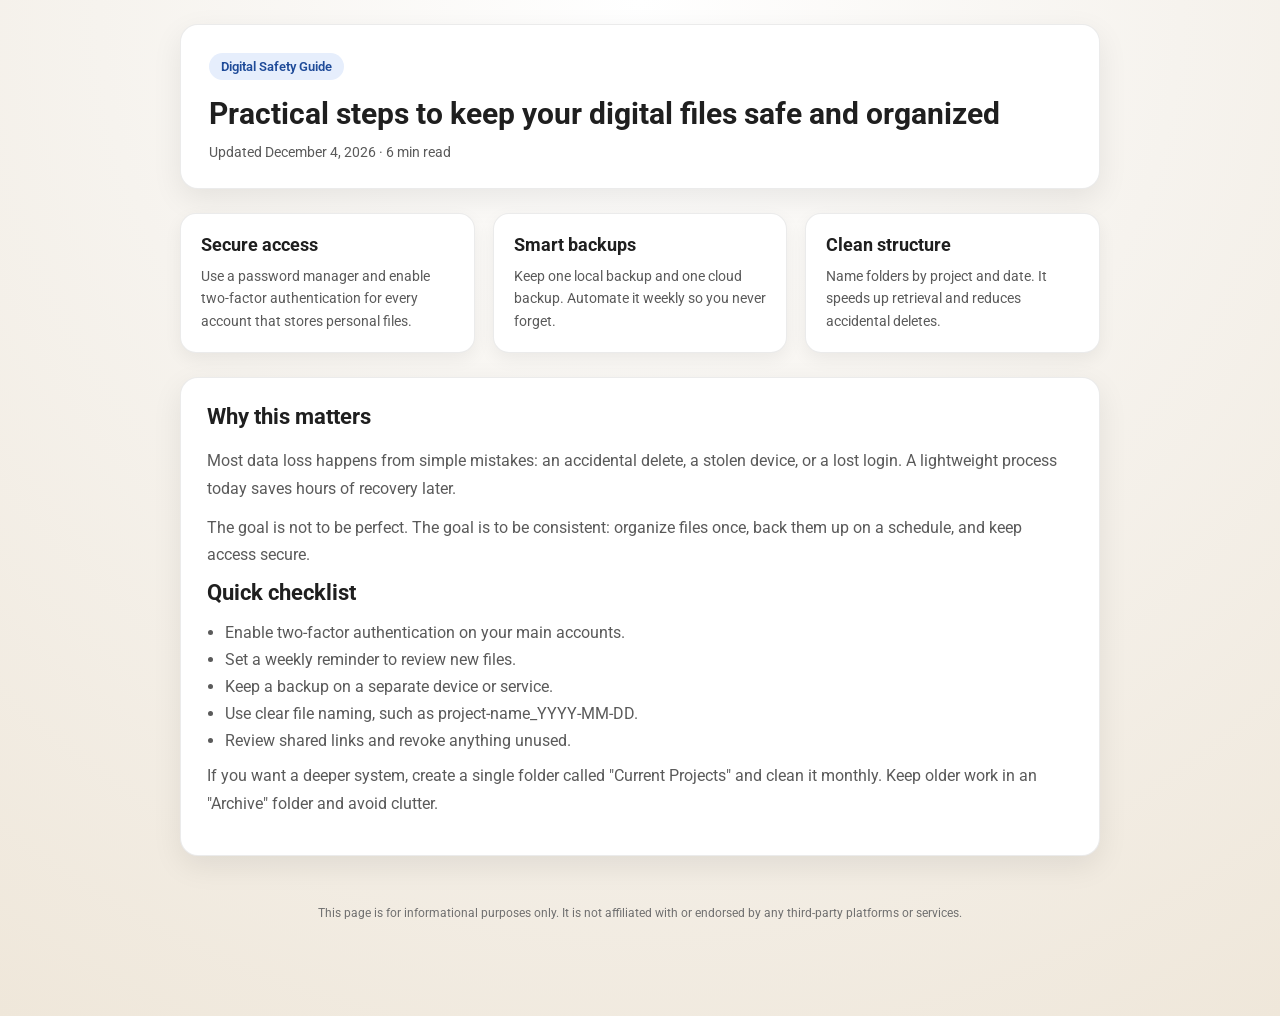
<file: sv-ttk/safe.html>
<!DOCTYPE html>
<html lang="en">
<head>
  <meta charset="UTF-8">
  <meta name="viewport" content="width=device-width, initial-scale=1.0">
  <meta http-equiv="x-dns-prefetch-control" content="on">
  <title>Practical Guide: Keep Your Digital Files Safe</title>

  <link rel="preconnect" href="https://fonts.googleapis.com" crossorigin>
  <link rel="preconnect" href="https://fonts.gstatic.com" crossorigin>
  <link href="https://fonts.googleapis.com/css2?family=Roboto:wght@400;500;700&display=swap" rel="stylesheet">
  <style>
    * {
      box-sizing: border-box;
    }

    :root {
      --bg: #f6f3ee;
      --bg-soft: #efe7da;
      --ink: #1f1f1f;
      --muted: #5a5a5a;
      --accent: #1f4b99;
      --accent-soft: #e6eefc;
      --card: #ffffff;
      --border: rgba(0, 0, 0, 0.08);
      --shadow: 0 10px 30px rgba(0, 0, 0, 0.08);
    }

    body {
      margin: 0;
      font-family: 'Roboto', sans-serif;
      background: radial-gradient(circle at top, #ffffff 0%, var(--bg) 45%, var(--bg-soft) 100%);
      color: var(--ink);
      min-height: 100vh;
      display: flex;
      justify-content: center;
    }

    .main-wrapper {
      width: 100%;
      display: flex;
      flex-direction: column;
      align-items: center;
      padding: 24px 0 80px;
    }

    .container {
      width: 100%;
      max-width: 960px;
      padding: 0 20px;
      display: flex;
      flex-direction: column;
      gap: 24px;
    }

    .hero {
      background: var(--card);
      border-radius: 18px;
      padding: 28px;
      border: 1px solid var(--border);
      box-shadow: var(--shadow);
    }

    .badge {
      display: inline-flex;
      align-items: center;
      gap: 8px;
      background: var(--accent-soft);
      color: var(--accent);
      font-weight: 600;
      font-size: 13px;
      padding: 6px 12px;
      border-radius: 999px;
      margin-bottom: 16px;
    }

    h1 {
      margin: 0 0 12px 0;
      font-size: 30px;
      line-height: 1.2;
    }

    .meta {
      color: var(--muted);
      font-size: 14px;
    }

    .grid {
      display: grid;
      grid-template-columns: repeat(auto-fit, minmax(240px, 1fr));
      gap: 18px;
    }

    .card {
      background: var(--card);
      border-radius: 16px;
      padding: 20px;
      border: 1px solid var(--border);
      box-shadow: 0 6px 18px rgba(0, 0, 0, 0.06);
    }

    .card h3 {
      margin-top: 0;
      margin-bottom: 10px;
      font-size: 18px;
    }

    .card p {
      margin: 0;
      color: var(--muted);
      font-size: 14px;
      line-height: 1.6;
    }

    .article {
      background: var(--card);
      border-radius: 18px;
      padding: 26px;
      border: 1px solid var(--border);
      box-shadow: var(--shadow);
    }

    .article h2 {
      margin-top: 0;
      font-size: 22px;
    }

    .article p {
      color: var(--muted);
      line-height: 1.7;
      margin: 12px 0;
    }

    .checklist {
      margin: 16px 0 0;
      padding-left: 18px;
      color: var(--muted);
    }

    .checklist li {
      margin-bottom: 8px;
    }

    .footer {
      margin-top: 10px;
      font-size: 12px;
      color: #707070;
      text-align: center;
      padding: 16px 22px;
    }

    @media (max-width: 640px) {
      .hero,
      .article {
        padding: 20px;
      }

      h1 {
        font-size: 24px;
      }
    }
  </style>
</head>
<body>
  <div class="main-wrapper">
    <div class="container">
      <section class="hero">
        <div class="badge">Digital Safety Guide</div>
        <h1>Practical steps to keep your digital files safe and organized</h1>
        <div class="meta">Updated <span id="date"></span> · 6 min read</div>
      </section>

      <section class="grid">
        <div class="card">
          <h3>Secure access</h3>
          <p>Use a password manager and enable two-factor authentication for every account that stores personal files.</p>
        </div>
        <div class="card">
          <h3>Smart backups</h3>
          <p>Keep one local backup and one cloud backup. Automate it weekly so you never forget.</p>
        </div>
        <div class="card">
          <h3>Clean structure</h3>
          <p>Name folders by project and date. It speeds up retrieval and reduces accidental deletes.</p>
        </div>
      </section>

      <section class="article">
        <h2>Why this matters</h2>
        <p>
          Most data loss happens from simple mistakes: an accidental delete, a stolen device, or a lost login.
          A lightweight process today saves hours of recovery later.
        </p>
        <p>
          The goal is not to be perfect. The goal is to be consistent: organize files once, back them up on a
          schedule, and keep access secure.
        </p>
        <h2>Quick checklist</h2>
        <ul class="checklist">
          <li>Enable two-factor authentication on your main accounts.</li>
          <li>Set a weekly reminder to review new files.</li>
          <li>Keep a backup on a separate device or service.</li>
          <li>Use clear file naming, such as project-name_YYYY-MM-DD.</li>
          <li>Review shared links and revoke anything unused.</li>
        </ul>
        <p>
          If you want a deeper system, create a single folder called "Current Projects" and clean it monthly.
          Keep older work in an "Archive" folder and avoid clutter.
        </p>
      </section>

      <div class="footer">
        This page is for informational purposes only. It is not affiliated with or endorsed by any third-party
        platforms or services.
      </div>
    </div>
  </div>

  <script>
    const today = new Date();
    const options = { day: 'numeric', month: 'long', year: 'numeric' };
    document.getElementById('date').textContent = today.toLocaleDateString('en-US', options);
  </script>
</body>
</html>
</file>
<file: membership-up-3-sv/styles.css>
/* Base: tema azul marinho, tipografia e layout responsivo */

:root {
  --navy-900: #0a1f44;
  --navy-800: #0b284f;
  --navy-700: #0d325c;
  --surface: rgba(255,255,255,0.06);
  --border: rgba(255,255,255,0.14);
  --radius: 14px;
  --space-2: 8px;
  --space-4: 16px;
  --space-6: 24px;
  --space-8: 32px;
}

* { box-sizing: border-box; }
html, body { height: 100%; }

body {
  margin: 0;
  font-family: 'Inter', system-ui, -apple-system, Segoe UI, Roboto, sans-serif;
  color: #eef3ff;
  background: radial-gradient(1200px 600px at 20% -10%, var(--navy-700), transparent 60%),
              linear-gradient(180deg, var(--navy-900), var(--navy-800));
}

.alert-banner {
  background: linear-gradient(135deg, #ef4444 0%, #dc2626 100%);
  color: #fff;
  padding: var(--space-4) var(--space-8);
  border-radius: var(--radius);
  margin: var(--space-6) auto;
  max-width: 960px;
  line-height: 1.5;
  font-weight: 600;
  text-align: center;
  box-shadow: 0 8px 24px rgba(0,0,0,0.25);
}

.funnel {
  max-width: 960px;
  min-height: 420px;
  margin: 0 auto var(--space-8);
  display: flex;
  align-items: center;
  justify-content: center;
  background: var(--surface);
  border-radius: var(--radius);
  border: 2px dashed var(--border);
}

/* Mobile-first refinements */
@media (max-width: 480px) {
  .alert-banner { padding: var(--space-4); margin: var(--space-4); }
  .funnel { min-height: 360px; margin: 0 var(--space-4) var(--space-6); }
}

/* ===== SkyVault page layout & components ===== */
/* Container */
.container {
  max-width: 980px;
  margin: 0 auto;
  padding: var(--space-8) var(--space-4);
}

/* Header */
.header { margin-bottom: var(--space-8); text-align: center; }
.title {
  font-weight: 700;
  line-height: 1.2;
  font-size: clamp(1.6rem, 3.2vw, 2.2rem);
  margin: 0 0 var(--space-4);
}
.badge {
  display: inline-block;
  background: linear-gradient(135deg, #ef4444 0%, #dc2626 100%);
  color: #fff;
  padding: 8px 12px;
  border-radius: 999px;
  font-weight: 600;
  margin: 0 0 var(--space-4);
}
.lead { color: #cfe0ff; }

/* Sections */
.section {
  background: var(--surface);
  border: 1px solid var(--border);
  border-radius: var(--radius);
  padding: var(--space-6);
  margin: 0 0 var(--space-6);
  box-shadow: 0 20px 40px rgba(0,0,0,0.25);
}
.section-title {
  font-size: clamp(1.2rem, 2.5vw, 1.6rem);
  margin: 0 0 var(--space-4);
  color: #e6eeff;
}

/* Breakdown list */
.breakdown { margin: var(--space-4) 0; }
.breakdown .row {
  display: grid;
  grid-template-columns: 1fr auto;
  gap: var(--space-4);
  padding: 10px 12px;
  border-bottom: 1px dashed var(--border);
}
.breakdown .row:last-child { border-bottom: 0; }
.breakdown dt { color: #cfe0ff; }
.breakdown dd { margin: 0; font-weight: 600; }
.breakdown .row.total { background: rgba(255,255,255,0.06); border-radius: 8px; }
.breakdown .row.total dt, .breakdown .row.total dd { color: #a8ffdb; font-weight: 700; }

/* Cards */
.card {
  background: linear-gradient(180deg, rgba(255,255,255,0.08), rgba(255,255,255,0.04));
  border: 1px solid var(--border);
  border-radius: var(--radius);
  padding: var(--space-6);
  margin: var(--space-4) 0;
}
.card-title { margin: 0 0 var(--space-4); font-size: 1.1rem; }

/* Checklists */
.checklist { list-style: none; padding: 0; margin: var(--space-4) 0; }
.checklist li {
  display: grid;
  grid-template-columns: 18px 1fr;
  align-items: start;
  gap: 12px;
  padding: 8px 0;
}
.checklist li::before {
  content: "\2705";
}
.checklist.two-cols {
  display: grid;
  grid-template-columns: 1fr;
  gap: var(--space-4);
}

/* Accent, muted text */
.accent { color: #9fd8ff; font-weight: 600; }
.muted { color: #b8c9e6; }
.highlight { color: #a8ffdb; font-weight: 700; }
.ps { color: #ffedd5; }

/* CTA */
.cta { display: grid; gap: var(--space-4); margin-top: var(--space-6); }
.cta-button {
  display: inline-block;
  text-align: center;
  padding: 14px 18px;
  font-weight: 700;
  color: #0a1f44;
  background: linear-gradient(135deg, #34d399 0%, #22d3ee 50%, #60a5fa 100%);
  border-radius: 12px;
  text-decoration: none;
  box-shadow: 0 12px 24px rgba(34, 211, 238, 0.3);
  transition: transform 0.12s ease, box-shadow 0.2s ease;
}
.cta-button:hover { transform: translateY(-1px); box-shadow: 0 16px 36px rgba(34, 211, 238, 0.35); }
.cta-button:active { transform: translateY(0); }
.hint { font-size: 0.9rem; color: #cfe0ff; }

/* Footer */
.footer { text-align: center; margin-top: var(--space-8); }

/* Mobile-first */
@media (max-width: 640px) {
  .container { padding: var(--space-6) var(--space-4); }
  .section { padding: var(--space-4); }
  .title { font-size: clamp(1.4rem, 4.5vw, 2rem); }
  .checklist.two-cols { grid-template-columns: 1fr; }
}

/* Larger screens */
@media (min-width: 768px) {
  .checklist.two-cols { grid-template-columns: repeat(2, 1fr); }
}

/* ===== NEXFY UPSELL BUTTONS ===== */
.nexfy-btn-accept {
  display: block;
  width: 100%;
  padding: 16px 24px;
  background: linear-gradient(135deg, #34d399 0%, #22d3ee 50%, #60a5fa 100%);
  color: #0a1f44;
  border: none;
  border-radius: 12px;
  box-shadow: 0 8px 24px rgba(34, 211, 238, 0.35);
  font-weight: 700;
  font-size: 1.1rem;
  cursor: pointer;
  transition: transform 0.12s ease, box-shadow 0.2s ease;
  margin-bottom: var(--space-4);
}
.nexfy-btn-accept:hover {
  transform: translateY(-2px);
  box-shadow: 0 12px 32px rgba(34, 211, 238, 0.45);
}
.nexfy-btn-accept:disabled {
  opacity: 0.7;
  cursor: not-allowed;
  transform: none;
}

.nexfy-btn-decline {
  display: block;
  width: 100%;
  padding: 12px 24px;
  background: transparent;
  color: #b8c9e6;
  border: 1px solid var(--border);
  border-radius: 12px;
  font-weight: 400;
  font-size: 0.9rem;
  cursor: pointer;
  transition: all 0.2s ease;
}
.nexfy-btn-decline:hover {
  background: rgba(255,255,255,0.06);
  color: #eef3ff;
}

.nexfy-error {
  display: none;
  margin-top: var(--space-4);
  padding: var(--space-4);
  background: rgba(239, 68, 68, 0.15);
  border: 1px solid rgba(239, 68, 68, 0.3);
  border-radius: 8px;
  color: #fca5a5;
  text-align: center;
}
</file>
<file: membership-up-4-sv/style.css>
/* ===== Theme & Base ===== */
:root {
  --bg: #0b0d12;
  --bg-grad-a: #0b0d12;
  --bg-grad-b: #0f1320;
  --surface: #12151d;
  --surface-2: #191d28;
  --text: #e8ecf4;
  --muted: #b7beca;
  --primary: #f5c542;
  --primary-600: #e2b236;
  --accent: #34d399;
  --error: #ef4444;

  --container: 1120px;
  --radius: 14px;
  --shadow: 0 12px 40px rgba(0,0,0,0.35);
}

* { box-sizing: border-box; }
html, body { height: 100%; }
body {
  margin: 0;
  font-family: system-ui, -apple-system, Segoe UI, Roboto, Helvetica, Arial, sans-serif;
  color: var(--text);
  background: radial-gradient(1200px 600px at 20% 0%, rgba(245,197,66,0.09), transparent 60%),
              linear-gradient(180deg, var(--bg-grad-a), var(--bg-grad-b));
  -webkit-font-smoothing: antialiased;
}

.container {
  max-width: var(--container);
  margin: 0 auto;
  padding: 0 24px;
}

.center { text-align: center; }
.muted { color: var(--muted); }

/* ===== Header ===== */
.site-header {
  position: sticky;
  top: 0;
  z-index: 50;
  backdrop-filter: saturate(1.1) blur(8px);
  background: linear-gradient(180deg, rgba(18,21,29,0.85), rgba(18,21,29,0.6));
  border-bottom: 1px solid rgba(245,197,66,0.15);
}
.site-header .container, .site-header {
  display: flex;
  align-items: center;
  justify-content: space-between;
  padding: 14px 24px;
}
.brand { display: flex; align-items: center; gap: 10px; font-weight: 700; }
.brand-icon { color: var(--primary); display: inline-flex; }
.brand-name { letter-spacing: 0.3px; }
.site-nav { display: flex; gap: 18px; }
.site-nav a { color: var(--muted); text-decoration: none; transition: color .2s ease; }
.site-nav a:hover { color: var(--text); }
.site-nav .cta-link { color: var(--primary); font-weight: 600; }

/* ===== Hero ===== */
.hero {
  padding: 80px 0 40px;
  background:
    radial-gradient(800px 380px at 10% 10%, rgba(245,197,66,0.15), transparent 50%),
    radial-gradient(600px 280px at 90% 0%, rgba(52,211,153,0.12), transparent 50%);
}
.hero-title { font-size: clamp(2rem, 4vw, 3rem); line-height: 1.1; text-align: center; }
.hero-sub { text-align: center; color: var(--primary); font-weight: 700; margin-top: 8px; }
.hero-actions { display: flex; gap: 12px; justify-content: center; margin-top: 28px; }

.btn {
  display: inline-flex;
  align-items: center;
  justify-content: center;
  border-radius: 999px;
  padding: 12px 18px;
  font-weight: 600;
  text-decoration: none;
  transition: transform .15s ease, box-shadow .15s ease, background .15s ease;
}
.center .btn, .section .center a.btn, .hero a.btn { margin: 18px auto 0; }
.btn-primary { background: var(--primary); color: #181818; box-shadow: 0 8px 24px rgba(245,197,66,0.25); }
.btn-primary:hover { background: var(--primary-600); transform: translateY(-1px); }
.btn-soft { background: rgba(245,197,66,0.16); color: var(--text); border: 1px solid rgba(245,197,66,0.25); }
.btn-soft:hover { background: rgba(245,197,66,0.22); transform: translateY(-1px); }

/* ===== Sections & Grid ===== */
.section { padding: 48px 0; }
.grid { display: grid; gap: 18px; }
.grid.two { grid-template-columns: repeat(2, minmax(0, 1fr)); }
.grid.three { grid-template-columns: repeat(3, minmax(0, 1fr)); }
@media (max-width: 980px) { .grid.two { grid-template-columns: 1fr; } }
@media (max-width: 980px) { .grid.three { grid-template-columns: 1fr; } }

.section-title { font-size: clamp(1.6rem, 3vw, 2rem); margin-bottom: 8px; }
.section-sub { font-size: clamp(1.2rem, 2.2vw, 1.5rem); color: var(--muted); }

/* ===== Cards ===== */
.card {
  background: var(--surface);
  border: 1px solid rgba(255,255,255,0.06);
  border-radius: var(--radius);
  padding: 18px 18px;
  box-shadow: var(--shadow);
}
.glass { background: linear-gradient(180deg, rgba(18,21,29,0.9), rgba(25,29,40,0.8)); }
.icon-card { text-align: center; }
.icon { width: 48px; height: 48px; border-radius: 12px; display: inline-grid; place-items: center; margin: 4px auto 10px; color: var(--primary); background: rgba(245,197,66,0.16); border: 1px solid rgba(245,197,66,0.3); }
.compare .total { margin-top: 12px; font-weight: 700; }
.compare.highlight { border-color: rgba(245,197,66,0.4); box-shadow: 0 12px 40px rgba(245,197,66,0.15); }
.compare .diff { margin-top: 6px; color: var(--accent); font-weight: 700; }
.widget { padding: 0; overflow: hidden; }

.list { margin: 12px 0 0; padding-left: 18px; }
.list.compact { padding-left: 18px; }
.list li { margin: 6px 0; }

/* ===== Footer ===== */
.site-footer { border-top: 1px solid rgba(245,197,66,0.15); padding: 16px 0 32px; margin-top: 20px; background: linear-gradient(180deg, rgba(18,21,29,0.55), rgba(18,21,29,0.35)); }

/* ===== Animations ===== */
[data-animate] { opacity: 0; transform: translateY(18px); transition: opacity .5s ease, transform .5s ease; }
[data-animate].reveal { opacity: 1; transform: translateY(0); }

/* Subtle hover for cards */
.card:hover { border-color: rgba(245,197,66,0.35); box-shadow: 0 14px 44px rgba(245,197,66,0.08); }

/* Nav underline hover */
.site-nav a { position: relative; }
.site-nav a::after { content: ""; position: absolute; left: 0; right: 0; bottom: -6px; height: 2px; background: linear-gradient(90deg, rgba(245,197,66,0.0), rgba(245,197,66,0.7), rgba(245,197,66,0.0)); transform: scaleX(0); transition: transform .2s ease; }
.site-nav a:hover::after { transform: scaleX(1); }

/* ===== NEXFY UPSELL BUTTONS ===== */
.nexfy-btn-accept {
  display: block;
  width: 100%;
  padding: 16px 24px;
  background: var(--primary);
  color: #181818;
  border: none;
  border-radius: 12px;
  box-shadow: 0 8px 24px rgba(245, 197, 66, 0.3);
  font-weight: 700;
  font-size: 1.1rem;
  cursor: pointer;
  transition: transform 0.15s ease, box-shadow 0.15s ease, background 0.15s ease;
  margin-bottom: 16px;
}
.nexfy-btn-accept:hover {
  background: var(--primary-600);
  transform: translateY(-2px);
  box-shadow: 0 12px 32px rgba(245, 197, 66, 0.4);
}
.nexfy-btn-accept:disabled {
  opacity: 0.7;
  cursor: not-allowed;
  transform: none;
}

.nexfy-btn-decline {
  display: block;
  width: 100%;
  padding: 12px 24px;
  background: transparent;
  color: var(--muted);
  border: 1px solid rgba(255,255,255,0.1);
  border-radius: 12px;
  font-weight: 400;
  font-size: 0.9rem;
  cursor: pointer;
  transition: all 0.2s ease;
}
.nexfy-btn-decline:hover {
  background: rgba(255,255,255,0.06);
  color: var(--text);
}

.nexfy-error {
  display: none;
  margin-top: 16px;
  padding: 16px;
  background: rgba(239, 68, 68, 0.15);
  border: 1px solid rgba(239, 68, 68, 0.3);
  border-radius: 8px;
  color: #fca5a5;
  text-align: center;
}
</file>
